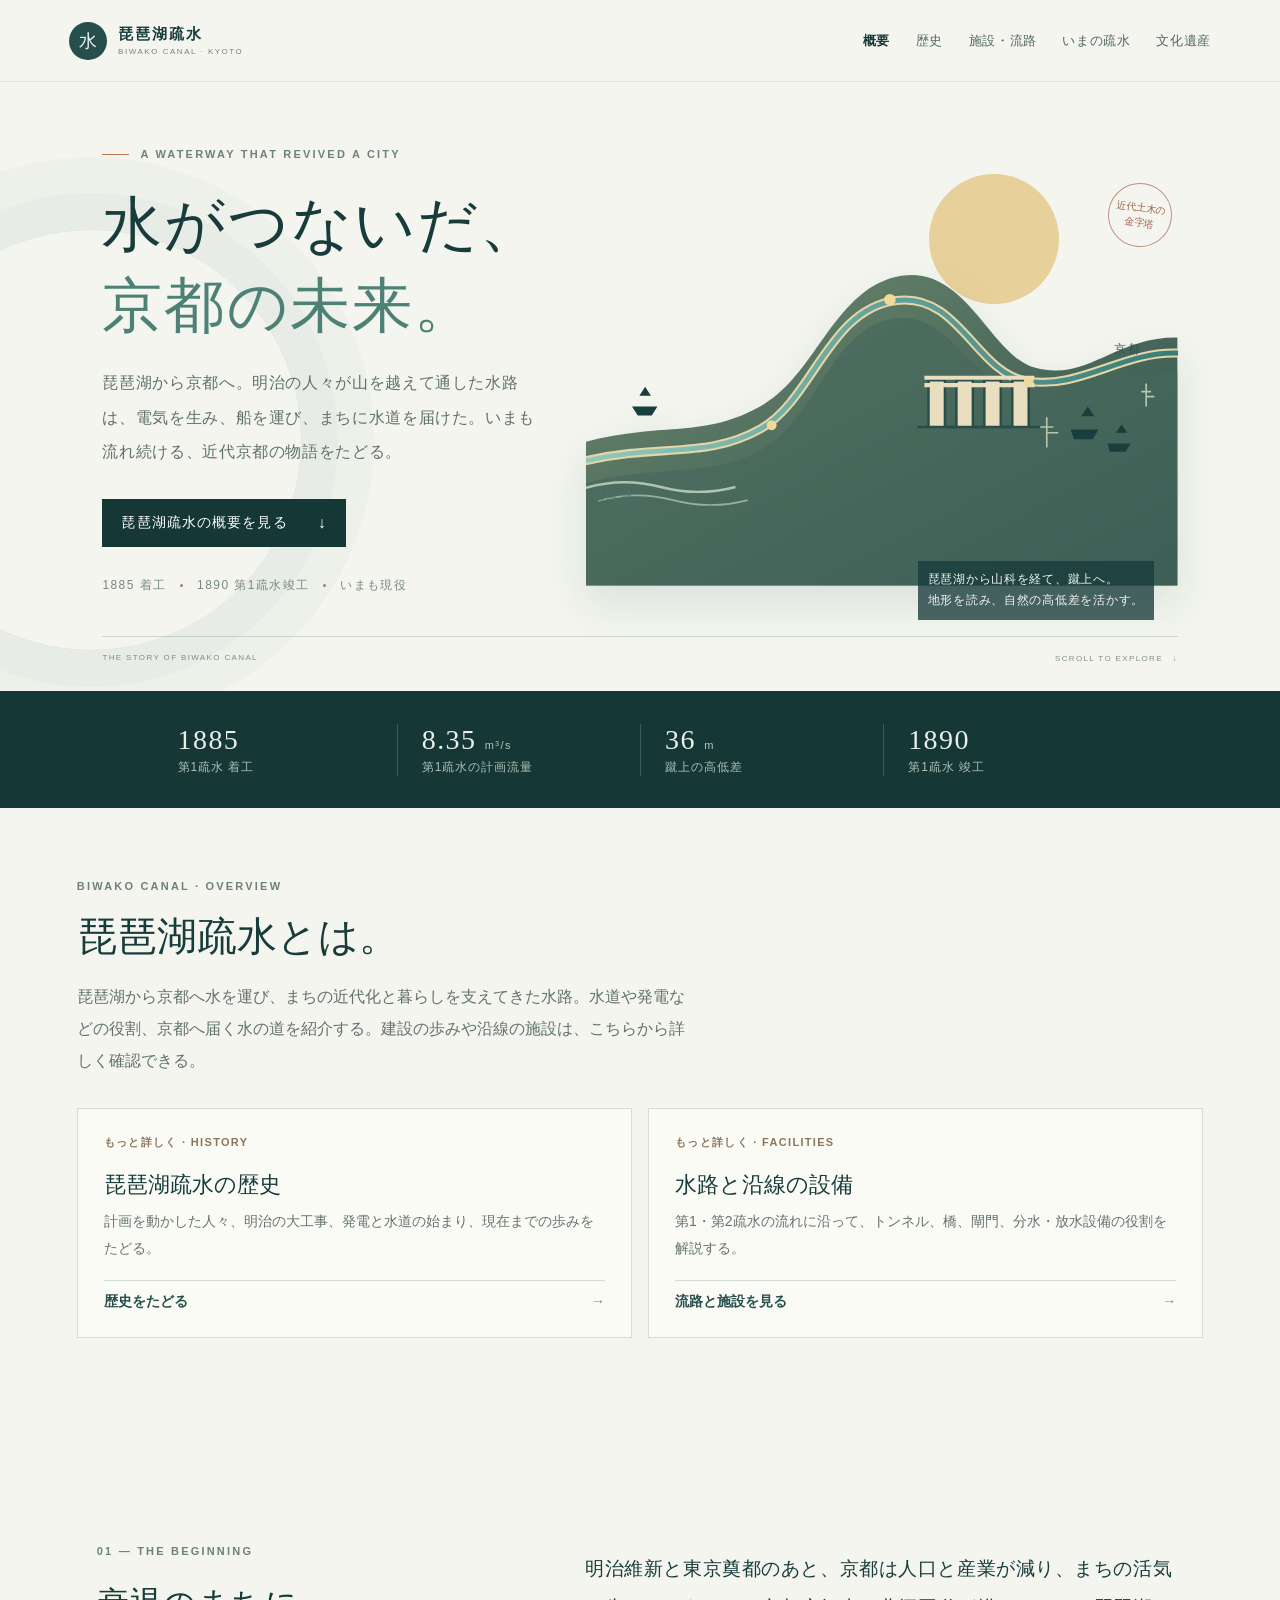
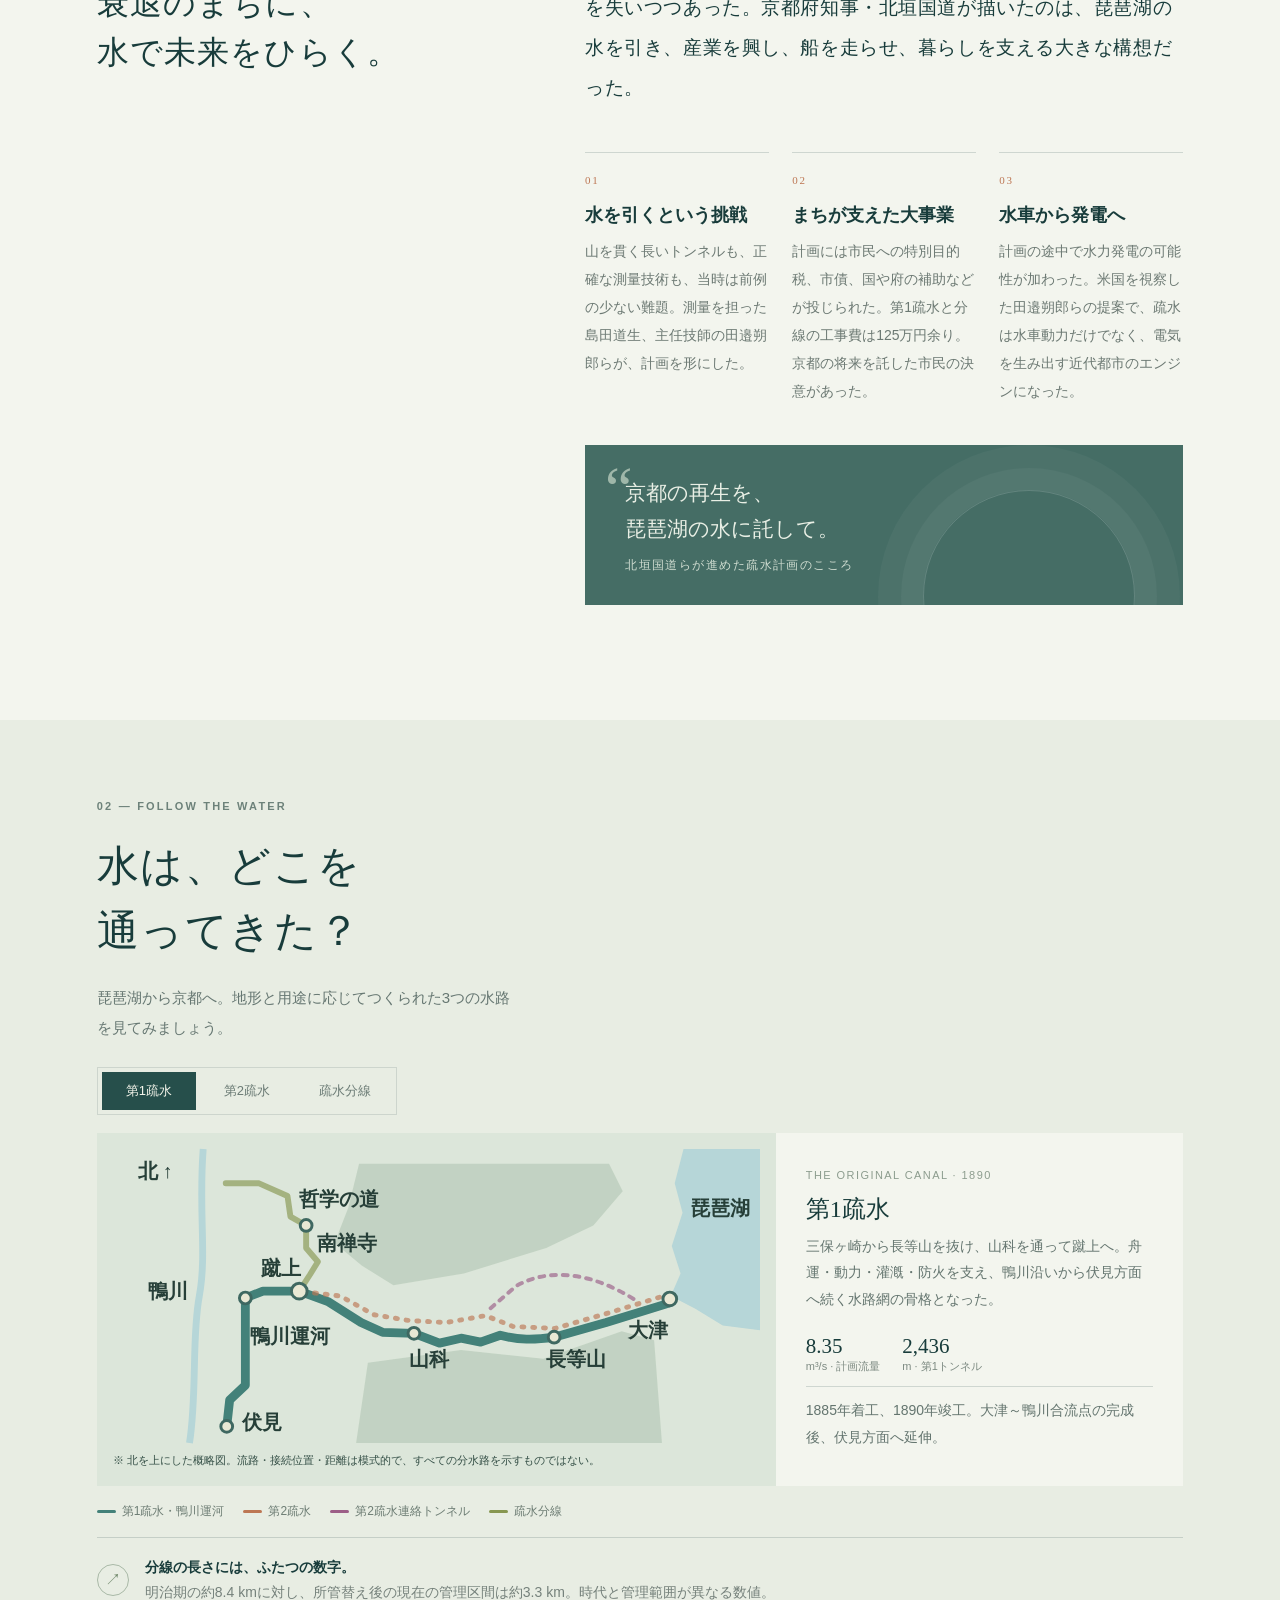
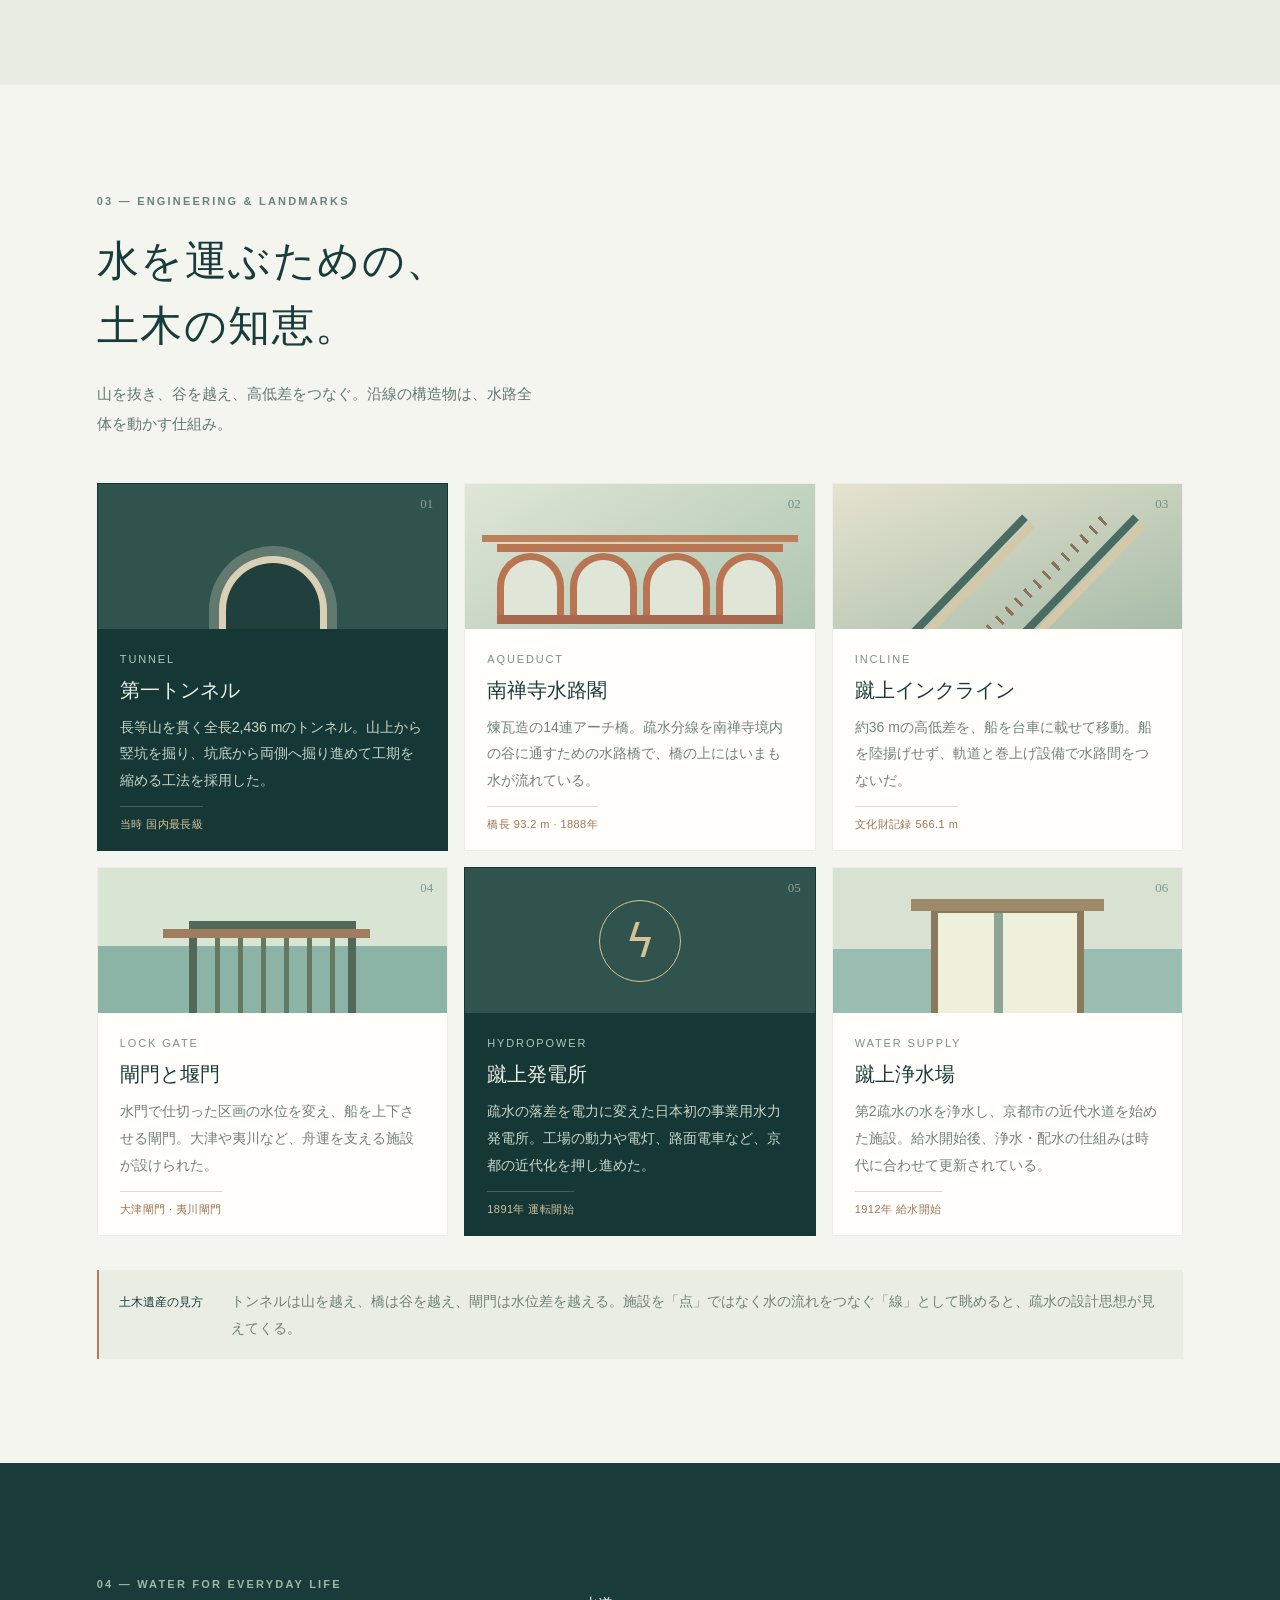
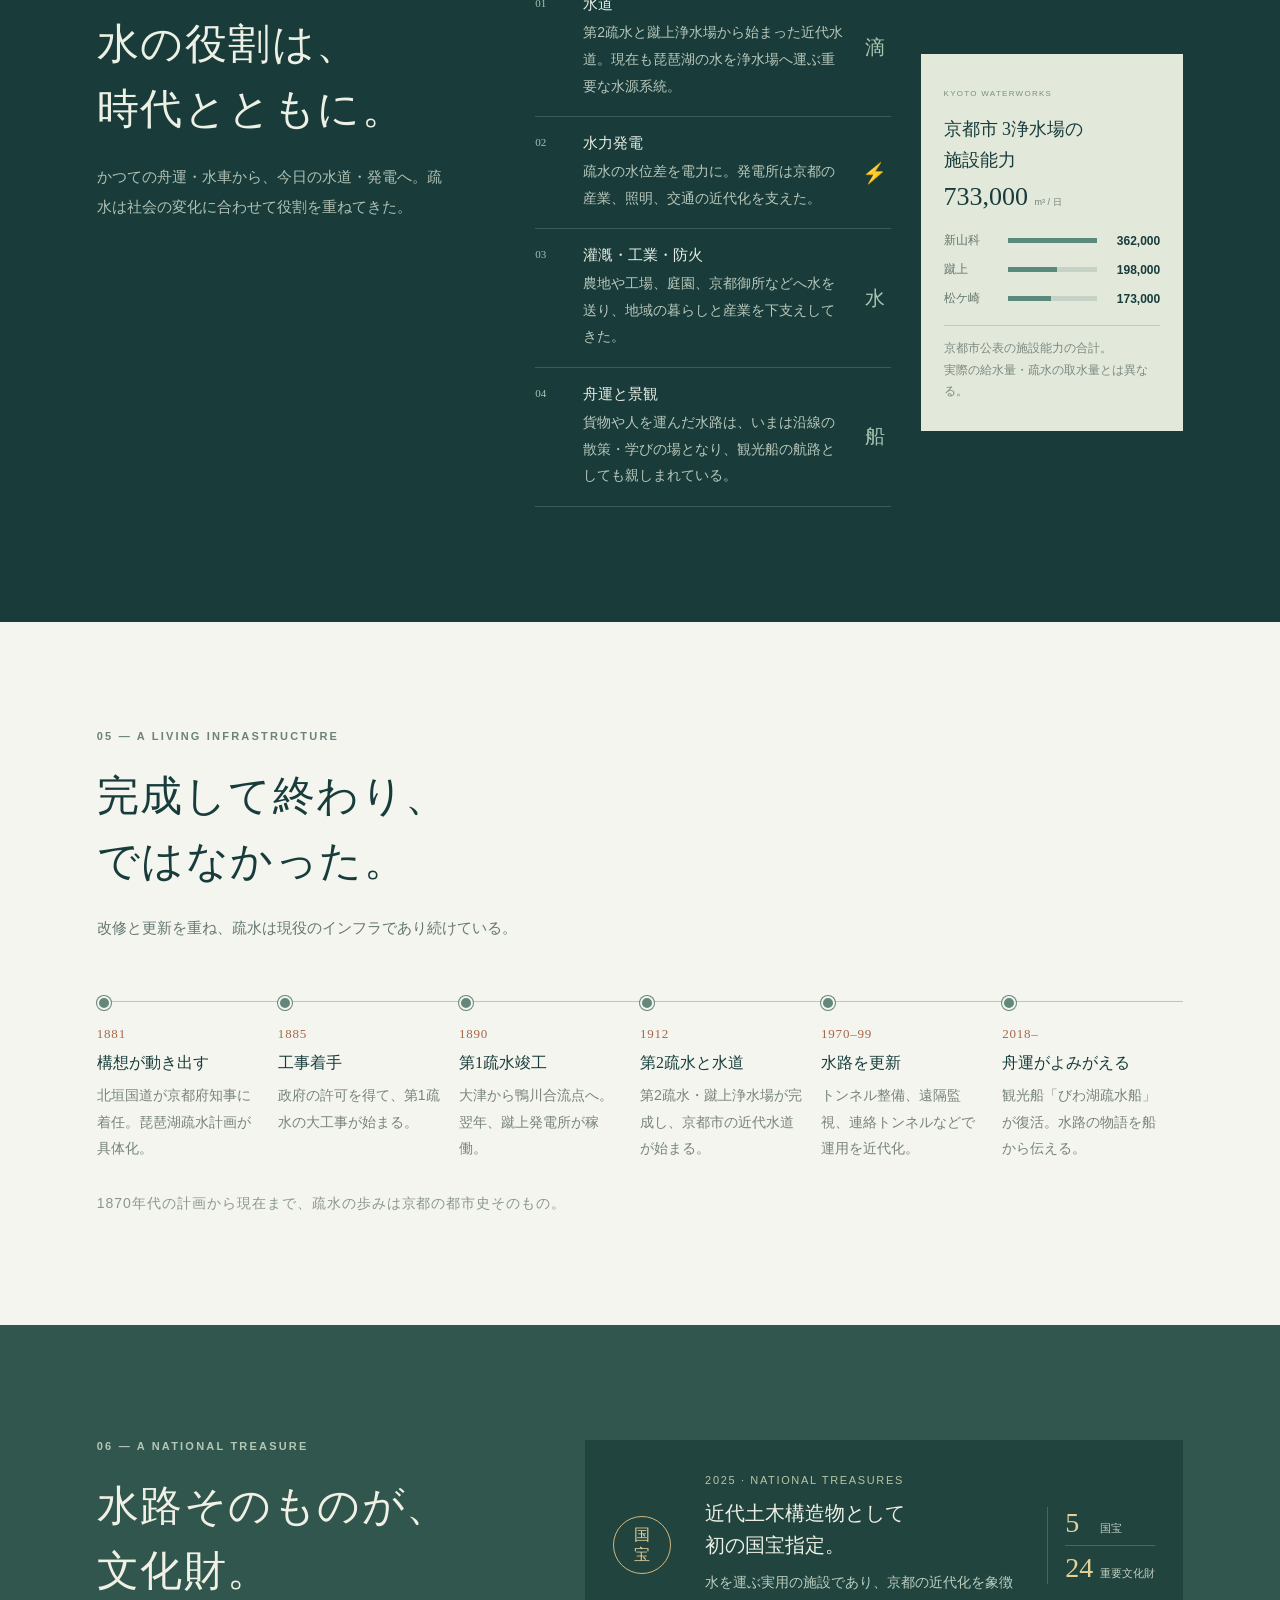
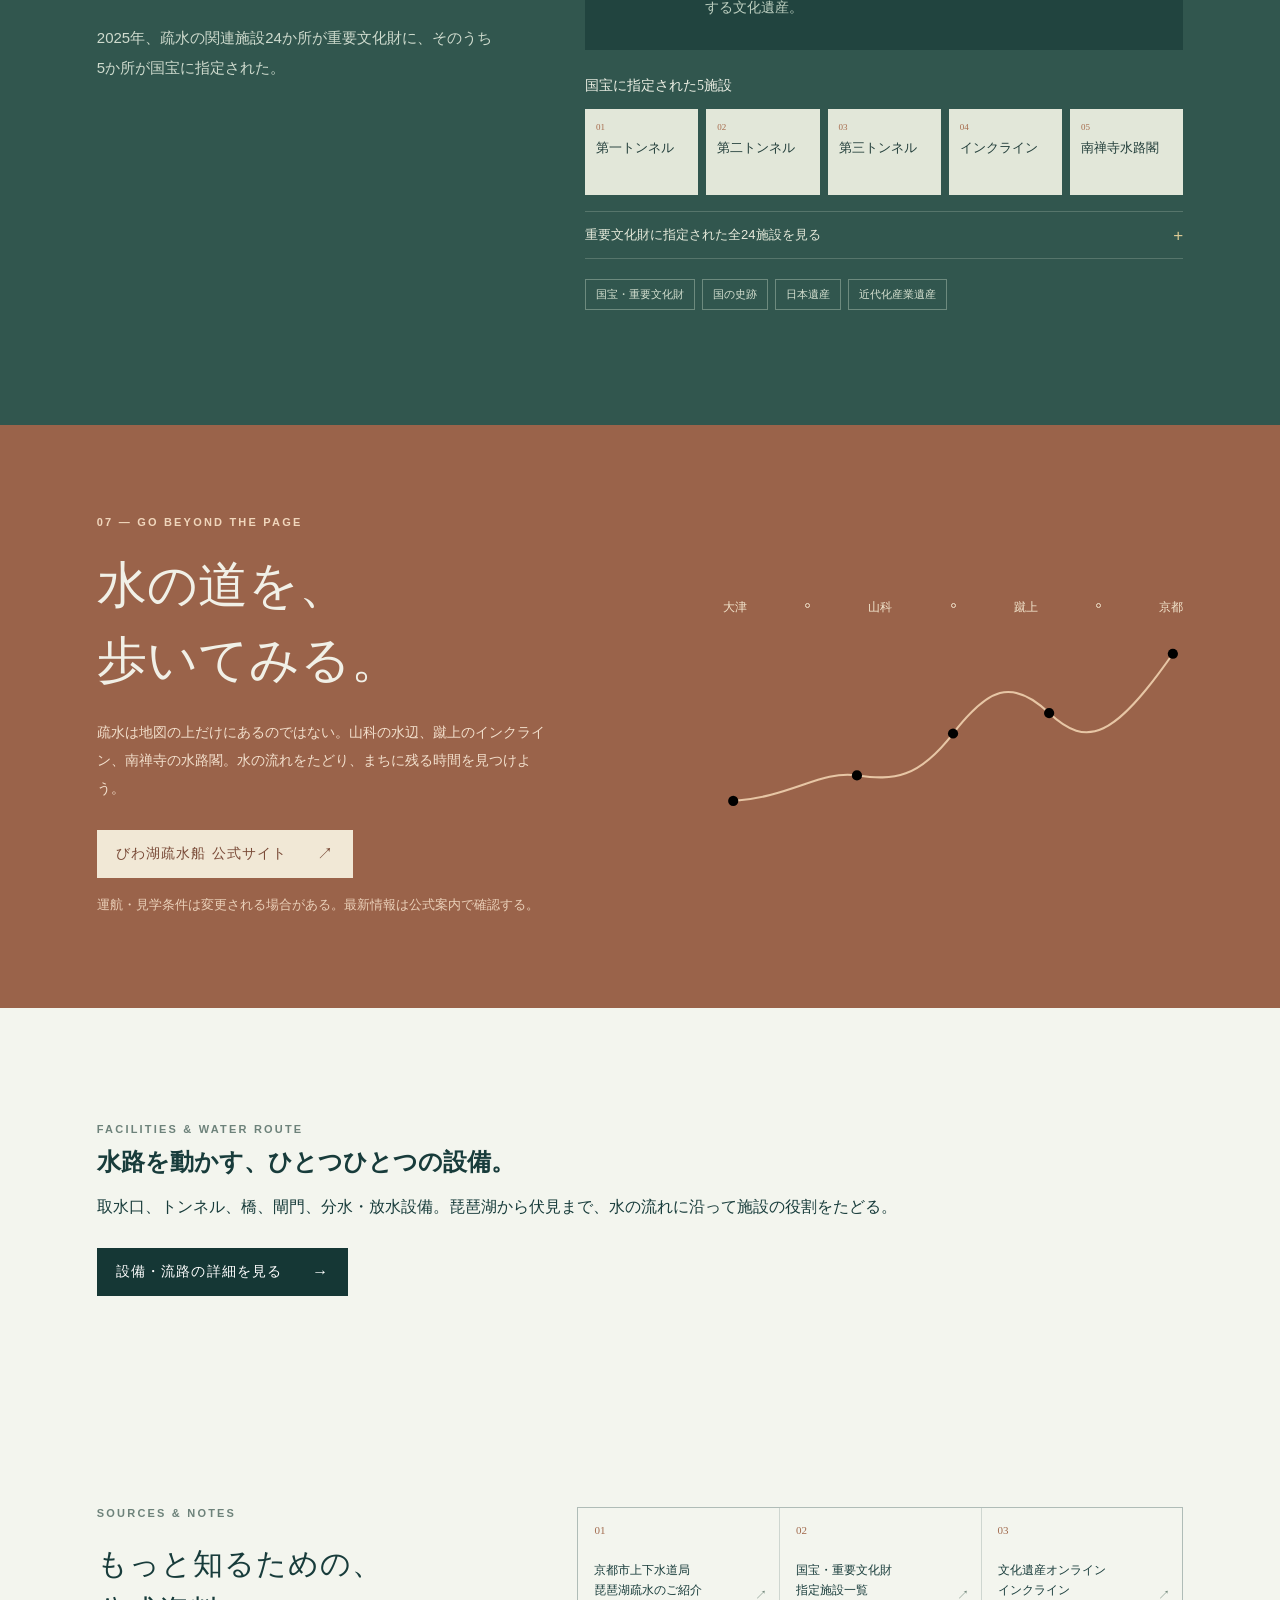
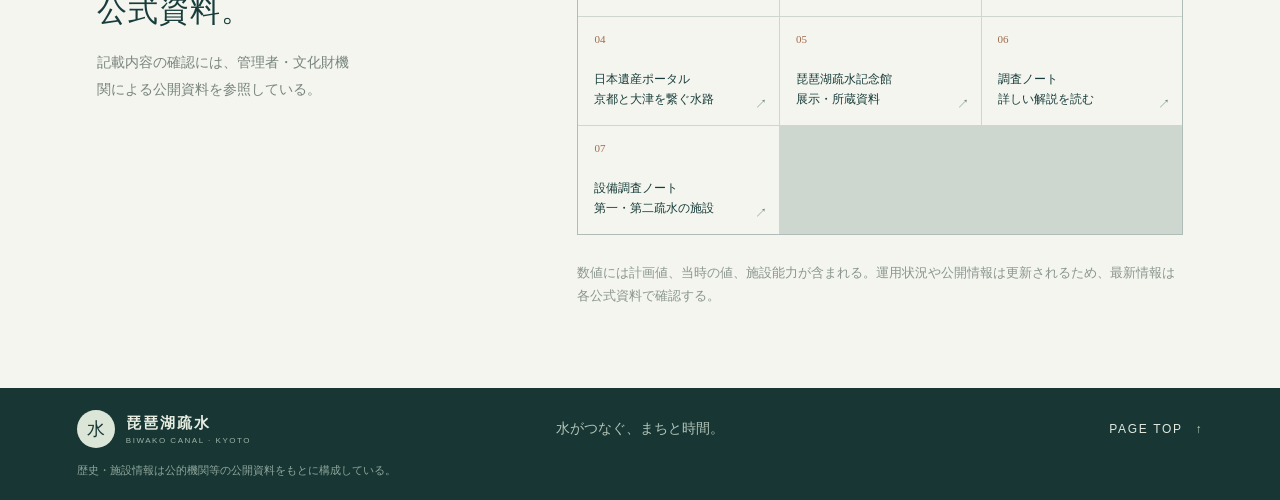
<file: index.html>
<!doctype html>
<html lang="ja">
<head>
  <meta charset="utf-8">
  <meta name="viewport" content="width=device-width, initial-scale=1">
  <meta name="theme-color" content="#f3f5ee">
  <meta name="description" content="琵琶湖疏水の歴史、しくみ、分水、発電、水道、文化財、現在の姿をたどる総合案内。">
  <title>琵琶湖疏水 — 水がつないだ、京都の未来。</title>
  <link rel="stylesheet" href="style.css?v=16">
  <script src="script.js" defer></script>
</head>
<body>
  <a class="skip-link" href="#main">本文へ移動</a>
  <header class="site-header">
    <a class="brand" href="#top" aria-label="琵琶湖疏水トップ">
      <span class="brand-mark" aria-hidden="true">水</span>
      <span class="brand-name">琵琶湖疏水<small>BIWAKO CANAL · KYOTO</small></span>
    </a>
    <nav class="desktop-nav" aria-label="メインナビゲーション">
      <a href="index.html" aria-current="page">概要</a>
      <a href="history.html">歴史</a>
      <a href="facilities.html">施設・流路</a>
      <a href="#today">いまの疏水</a>
      <a href="#heritage">文化遺産</a>
    </nav>
    <details class="mobile-nav">
      <summary aria-label="ナビゲーションを開く"><span></span><span></span></summary>
      <nav aria-label="モバイルナビゲーション">
        <a href="index.html" aria-current="page">概要</a>
        <a href="history.html">琵琶湖疏水の歴史</a>
        <a href="facilities.html">施設・流路</a>
        <a href="#story">疏水のものがたり</a>
        <a href="#route">水の道</a>
        <a href="#engineering">土木の知恵</a>
        <a href="#today">いまの疏水</a>
        <a href="#heritage">文化遺産</a>
        <a href="#visit">訪ねる・調べる</a>
      </nav>
    </details>
  </header>

  <main id="main">
    <section class="hero" id="top">
      <div class="hero-copy">
        <p class="eyebrow"><span class="eyebrow-line"></span> A WATERWAY THAT REVIVED A CITY</p>
        <h1>水がつないだ、<br><em>京都の未来。</em></h1>
        <p class="hero-lead">琵琶湖から京都へ。明治の人々が山を越えて通した水路は、電気を生み、船を運び、まちに水道を届けた。いまも流れ続ける、近代京都の物語をたどる。</p>
        <a class="button button-dark" href="#pillar-heading">琵琶湖疏水の概要を見る <span aria-hidden="true">↓</span></a>
        <p class="hero-note">1885 着工 <i></i> 1890 第1疏水竣工 <i></i> いまも現役</p>
      </div>
      <div class="hero-art" aria-label="琵琶湖から山を越え京都へ向かう疏水を表したイラスト" role="img">
        <div class="art-sun"></div>
        <div class="art-label art-label-lake">琵琶湖</div>
        <div class="art-label art-label-city">京都</div>
        <svg viewBox="0 0 720 470" aria-hidden="true">
          <defs>
            <linearGradient id="hill" x1="0" x2="1" y1="0" y2="1">
              <stop offset="0" stop-color="#718b70"/>
              <stop offset="1" stop-color="#294d4a"/>
            </linearGradient>
            <linearGradient id="water" x1="0" x2="1">
              <stop offset="0" stop-color="#91c8bb"/>
              <stop offset="1" stop-color="#387d78"/>
            </linearGradient>
          </defs>
          <path d="M0 295 C95 270 145 292 217 249 C281 211 304 106 384 93 C463 80 493 191 547 205 C611 222 644 167 720 168 L720 470 L0 470Z" fill="url(#hill)"/>
          <path d="M0 345 C94 322 157 340 218 302 C282 262 299 158 374 145 C441 134 471 224 525 238 C592 255 649 204 720 209 L720 470 L0 470Z" fill="#46675c" opacity=".68"/>
          <path d="M0 318 C92 297 148 316 213 279 C277 242 296 133 378 123 C454 113 475 211 536 221 C601 232 652 185 720 187" fill="none" stroke="#e5d5a7" stroke-width="11" stroke-linecap="round"/>
          <path d="M0 318 C92 297 148 316 213 279 C277 242 296 133 378 123 C454 113 475 211 536 221 C601 232 652 185 720 187" fill="none" stroke="url(#water)" stroke-width="6" stroke-linecap="round"/>
          <path d="M0 351 Q45 338 91 350 T182 350" fill="none" stroke="#e7f3df" stroke-width="3" opacity=".65"/>
          <path d="M15 367 Q60 354 106 366 T197 366" fill="none" stroke="#e7f3df" stroke-width="2" opacity=".5"/>
          <g fill="#e9dec0" stroke="#294d4a" stroke-width="3">
            <path d="M417 277v-57h20v57m-34 0h48"/>
            <path d="M451 277v-57h20v57m-34 0h48"/>
            <path d="M485 277v-57h20v57m-34 0h48"/>
            <path d="M519 277v-57h20v57m-34 0h48"/>
          </g>
          <path d="M412 217h134M412 226h134" stroke="#e9dec0" stroke-width="5"/>
          <g fill="#183e3d">
            <path d="M590 280h34l-7 12h-23zM603 264l8-12 8 12z"/>
            <path d="M635 297h28l-6 10h-19zM645 284l7-10 7 10z"/>
            <path d="M56 252h31l-7 11H63zM65 239l7-11 7 11z"/>
          </g>
          <g stroke="#d4ddbd" stroke-width="2" opacity=".8">
            <path d="M561 302v-37m-8 12h16m-8 7h14"/>
            <path d="M682 252v-28m-6 10h12m-6 6h10"/>
          </g>
          <circle cx="370" cy="122" r="7" fill="#f1d998"/>
          <circle cx="226" cy="275" r="6" fill="#f1d998"/>
          <circle cx="539" cy="222" r="6" fill="#f1d998"/>
        </svg>
        <span class="art-caption">琵琶湖から山科を経て、蹴上へ。<br>地形を読み、自然の高低差を活かす。</span>
        <span class="art-stamp">近代土木の<br>金字塔</span>
      </div>
      <div class="hero-bottom"><span>THE STORY OF BIWAKO CANAL</span><span>SCROLL TO EXPLORE　↓</span></div>
    </section>

    <section class="fact-strip" aria-label="琵琶湖疏水の基本データ">
      <div><span class="fact-number">1885</span><span class="fact-label">第1疏水 着工</span></div>
      <div><span class="fact-number">8.35 <small>m³/s</small></span><span class="fact-label">第1疏水の計画流量</span></div>
      <div><span class="fact-number">36 <small>m</small></span><span class="fact-label">蹴上の高低差</span></div>
      <div><span class="fact-number">1890</span><span class="fact-label">第1疏水 竣工</span></div>
    </section>

    <section class="pillar-section" aria-labelledby="pillar-heading">
      <div class="pillar-intro">
        <p class="eyebrow">BIWAKO CANAL · OVERVIEW</p>
        <h2 id="pillar-heading">琵琶湖疏水とは。</h2>
        <p>琵琶湖から京都へ水を運び、まちの近代化と暮らしを支えてきた水路。水道や発電などの役割、京都へ届く水の道を紹介する。建設の歩みや沿線の施設は、こちらから詳しく確認できる。</p>
      </div>
      <div class="pillar-grid">
        <a class="pillar-card" href="history.html">
          <span class="pillar-number">もっと詳しく · HISTORY</span>
          <h3>琵琶湖疏水の歴史</h3>
          <p>計画を動かした人々、明治の大工事、発電と水道の始まり、現在までの歩みをたどる。</p>
          <span class="pillar-link">歴史をたどる <span aria-hidden="true">→</span></span>
        </a>
        <a class="pillar-card" href="facilities.html">
          <span class="pillar-number">もっと詳しく · FACILITIES</span>
          <h3>水路と沿線の設備</h3>
          <p>第1・第2疏水の流れに沿って、トンネル、橋、閘門、分水・放水設備の役割を解説する。</p>
          <span class="pillar-link">流路と施設を見る <span aria-hidden="true">→</span></span>
        </a>
      </div>
    </section>

    <section class="section story-section" id="story">
      <div class="section-heading">
        <p class="eyebrow">01 — THE BEGINNING</p>
        <h2 class="story-heading">衰退のまちに、<br>水で未来をひらく。</h2>
      </div>
      <div class="story-content">
        <p class="intro-copy">明治維新と東京奠都のあと、京都は人口と産業が減り、まちの活気を失いつつあった。京都府知事・北垣国道が描いたのは、琵琶湖の水を引き、産業を興し、船を走らせ、暮らしを支える大きな構想だった。</p>
        <div class="story-columns">
          <article><span class="mini-number">01</span><h3>水を引くという挑戦</h3><p>山を貫く長いトンネルも、正確な測量技術も、当時は前例の少ない難題。測量を担った島田道生、主任技師の田邉朔郎らが、計画を形にした。</p></article>
          <article><span class="mini-number">02</span><h3>まちが支えた大事業</h3><p>計画には市民への特別目的税、市債、国や府の補助などが投じられた。第1疏水と分線の工事費は125万円余り。京都の将来を託した市民の決意があった。</p></article>
          <article><span class="mini-number">03</span><h3>水車から発電へ</h3><p>計画の途中で水力発電の可能性が加わった。米国を視察した田邉朔郎らの提案で、疏水は水車動力だけでなく、電気を生み出す近代都市のエンジンになった。</p></article>
        </div>
        <div class="quote-card"><span aria-hidden="true">“</span><p>京都の再生を、<br>琵琶湖の水に託して。</p><small>北垣国道らが進めた疏水計画のこころ</small></div>
      </div>
    </section>

    <section class="route-section" id="route">
      <div class="section section-route">
        <div class="section-heading">
          <p class="eyebrow">02 — FOLLOW THE WATER</p>
          <h2>水は、どこを<br>通ってきた？</h2>
          <p class="heading-note">琵琶湖から京都へ。地形と用途に応じてつくられた3つの水路を見てみましょう。</p>
        </div>
        <div class="route-content">
          <div class="route-tabs" role="tablist" aria-label="水路を選ぶ">
            <button class="route-tab is-active" id="tab-first" role="tab" aria-selected="true" aria-controls="route-panel" data-route="first">第1疏水</button>
            <button class="route-tab" id="tab-second" role="tab" aria-selected="false" aria-controls="route-panel" data-route="second" tabindex="-1">第2疏水</button>
            <button class="route-tab" id="tab-branch" role="tab" aria-selected="false" aria-controls="route-panel" data-route="branch" tabindex="-1">疏水分線</button>
          </div>
          <div class="route-card" id="route-panel" role="tabpanel" aria-labelledby="tab-first" tabindex="0">
            <div class="route-map">
              <svg viewBox="0 0 660 300" role="img" aria-labelledby="map-title map-desc">
                <title id="map-title">琵琶湖疏水の概略ルート</title>
                <desc id="map-desc">北を上にした概略図。東の琵琶湖から第1疏水は大津、長等山、山科を通って蹴上へ、第2疏水はその北側を通り蹴上で合流する。蹴上から疏水分線は南禅寺を経て北へ、本線と鴨川運河は京都市内を経て伏見へ続く。第2疏水連絡トンネルは大津側から藤尾付近へ別経路を通る。</desc>
                <path class="map-hill" d="M251 15H506L520 43L490 78L442 101L358 127L286 139L254 119L226 96L240 60Z"/>
                <path class="map-hill" d="M260 218L355 205L439 214L519 186L552 195L560 300H248Z"/>
                <path class="map-lake" d="M582 0H660V185L622 180L594 163L569 150L579 127L570 99L581 65L573 35Z"/>
                <path class="map-river" d="M92 0C87 65 96 107 88 150S86 250 78 300"/>
                <path class="map-route route-second route-connector" d="M531 153C490 127 445 120 411 140L381 166"/>
                <path class="map-route route-first is-selected" d="M568 157L503 177L450 192C429 195 414 195 395 190L375 197L355 193L333 198L307 188L275 187L253 177L220 156L190 145L153 145L135 152L135 241L119 256L116 283"/>
                <path class="map-route route-second" d="M568 148L503 168L451 183L408 181L380 170L340 177L302 175L266 169L232 150L190 145"/>
                <path class="map-route route-branch" d="M190 145L201 128L209 115L197 101L197 78L181 69L178 48L149 35L115 35"/>
                <g class="map-points">
                  <circle cx="568" cy="153" r="7"/><circle cx="450" cy="192" r="6"/><circle cx="307" cy="188" r="6"/><circle cx="190" cy="145" r="8"/><circle cx="197" cy="78" r="6"/><circle cx="135" cy="152" r="6"/><circle cx="116" cy="283" r="6"/>
                </g>
                <g class="map-labels">
                  <text x="589" y="67">琵琶湖</text>
                  <text x="525" y="192">大津</text>
                  <text x="442" y="221">長等山</text>
                  <text x="302" y="221">山科</text>
                  <text x="151" y="129">蹴上</text>
                  <text x="208" y="103">南禅寺</text>
                  <text x="190" y="58">哲学の道</text>
                  <text x="36" y="152">鴨川</text>
                  <text x="140" y="198">鴨川運河</text>
                  <text x="132" y="286">伏見</text>
                  <text x="25" y="30">北 ↑</text>
                </g>
              </svg>
              <span class="map-caption">※ 北を上にした概略図。流路・接続位置・距離は模式的で、すべての分水路を示すものではない。</span>
            </div>
            <div class="route-info">
              <span class="route-kicker" id="route-kicker">THE ORIGINAL CANAL · 1890</span>
              <h3 id="route-title">第1疏水</h3>
              <p id="route-description">三保ヶ崎から長等山を抜け、山科を通って蹴上へ。舟運・動力・灌漑・防火を支え、鴨川沿いから伏見方面へ続く水路網の骨格となった。</p>
              <div class="route-stats" id="route-stats">
                <div><strong>8.35</strong><span>m³/s · 計画流量</span></div>
                <div><strong>2,436</strong><span>m · 第1トンネル</span></div>
              </div>
              <p class="route-note" id="route-note">1885年着工、1890年竣工。大津～鴨川合流点の完成後、伏見方面へ延伸。</p>
            </div>
          </div>
          <div class="route-legend"><span><i class="legend-line first"></i>第1疏水・鴨川運河</span><span><i class="legend-line second"></i>第2疏水</span><span><i class="legend-line connector"></i>第2疏水連絡トンネル</span><span><i class="legend-line branch"></i>疏水分線</span></div>
          <div class="route-callout"><span class="callout-icon" aria-hidden="true">↗</span><p><strong>分線の長さには、ふたつの数字。</strong><br>明治期の約8.4 kmに対し、所管替え後の現在の管理区間は約3.3 km。時代と管理範囲が異なる数値。</p></div>
        </div>
      </div>
    </section>

    <section class="section engineering-section" id="engineering">
      <div class="section-heading">
        <p class="eyebrow">03 — ENGINEERING & LANDMARKS</p>
        <h2>水を運ぶための、<br>土木の知恵。</h2>
        <p class="heading-note">山を抜き、谷を越え、高低差をつなぐ。沿線の構造物は、水路全体を動かす仕組み。</p>
      </div>
      <div class="landmark-grid">
        <article class="landmark-card landmark-dark">
          <div class="landmark-visual tunnel-art" aria-hidden="true"><div class="tunnel-mouth"></div><span class="visual-index">01</span></div>
          <div class="landmark-copy"><span class="card-category">TUNNEL</span><h3>第一トンネル</h3><p>長等山を貫く全長2,436 mのトンネル。山上から竪坑を掘り、坑底から両側へ掘り進めて工期を縮める工法を採用した。</p><span class="card-data">当時 国内最長級</span></div>
        </article>
        <article class="landmark-card">
          <div class="landmark-visual aqueduct-art" aria-hidden="true"><div class="arch-row"><i></i><i></i><i></i><i></i></div><span class="visual-index">02</span></div>
          <div class="landmark-copy"><span class="card-category">AQUEDUCT</span><h3>南禅寺水路閣</h3><p>煉瓦造の14連アーチ橋。疏水分線を南禅寺境内の谷に通すための水路橋で、橋の上にはいまも水が流れている。</p><span class="card-data">橋長 93.2 m · 1888年</span></div>
        </article>
        <article class="landmark-card">
          <div class="landmark-visual incline-art" aria-hidden="true"><div class="rail rail-one"></div><div class="rail rail-two"></div><span class="visual-index">03</span></div>
          <div class="landmark-copy"><span class="card-category">INCLINE</span><h3>蹴上インクライン</h3><p>約36 mの高低差を、船を台車に載せて移動。船を陸揚げせず、軌道と巻上げ設備で水路間をつないだ。</p><span class="card-data">文化財記録 566.1 m</span></div>
        </article>
        <article class="landmark-card">
          <div class="landmark-visual lock-art" aria-hidden="true"><div class="lock-gate"></div><span class="visual-index">04</span></div>
          <div class="landmark-copy"><span class="card-category">LOCK GATE</span><h3>閘門と堰門</h3><p>水門で仕切った区画の水位を変え、船を上下させる閘門。大津や夷川など、舟運を支える施設が設けられた。</p><span class="card-data">大津閘門 · 夷川閘門</span></div>
        </article>
        <article class="landmark-card landmark-dark">
          <div class="landmark-visual power-art" aria-hidden="true"><div class="power-wheel">ϟ</div><span class="visual-index">05</span></div>
          <div class="landmark-copy"><span class="card-category">HYDROPOWER</span><h3>蹴上発電所</h3><p>疏水の落差を電力に変えた日本初の事業用水力発電所。工場の動力や電灯、路面電車など、京都の近代化を押し進めた。</p><span class="card-data">1891年 運転開始</span></div>
        </article>
        <article class="landmark-card">
          <div class="landmark-visual gate-art" aria-hidden="true"><div class="gate-building"></div><span class="visual-index">06</span></div>
          <div class="landmark-copy"><span class="card-category">WATER SUPPLY</span><h3>蹴上浄水場</h3><p>第2疏水の水を浄水し、京都市の近代水道を始めた施設。給水開始後、浄水・配水の仕組みは時代に合わせて更新されている。</p><span class="card-data">1912年 給水開始</span></div>
        </article>
      </div>
      <div class="engineering-note"><span>土木遺産の見方</span><p>トンネルは山を越え、橋は谷を越え、閘門は水位差を越える。施設を「点」ではなく水の流れをつなぐ「線」として眺めると、疏水の設計思想が見えてくる。</p></div>
    </section>

    <section class="water-uses" id="today">
      <div class="section uses-inner">
        <div class="section-heading">
          <p class="eyebrow">04 — WATER FOR EVERYDAY LIFE</p>
          <h2>水の役割は、<br>時代とともに。</h2>
          <p class="heading-note">かつての舟運・水車から、今日の水道・発電へ。疏水は社会の変化に合わせて役割を重ねてきた。</p>
        </div>
        <div class="uses-content">
          <div class="use-list">
            <article><span class="use-number">01</span><div><h3>水道</h3><p>第2疏水と蹴上浄水場から始まった近代水道。現在も琵琶湖の水を浄水場へ運ぶ重要な水源系統。</p></div><span class="use-symbol">滴</span></article>
            <article><span class="use-number">02</span><div><h3>水力発電</h3><p>疏水の水位差を電力に。発電所は京都の産業、照明、交通の近代化を支えた。</p></div><span class="use-symbol">⚡</span></article>
            <article><span class="use-number">03</span><div><h3>灌漑・工業・防火</h3><p>農地や工場、庭園、京都御所などへ水を送り、地域の暮らしと産業を下支えしてきた。</p></div><span class="use-symbol">水</span></article>
            <article><span class="use-number">04</span><div><h3>舟運と景観</h3><p>貨物や人を運んだ水路は、いまは沿線の散策・学びの場となり、観光船の航路としても親しまれている。</p></div><span class="use-symbol">船</span></article>
          </div>
          <aside class="water-stat-card">
            <span class="stat-overline">KYOTO WATERWORKS</span>
            <p class="stat-head">京都市 3浄水場の<br>施設能力</p>
            <strong class="stat-total">733,000 <small>m³ / 日</small></strong>
            <div class="capacity-bars">
              <div><span>新山科</span><i><b style="--bar:100%"></b></i><strong>362,000</strong></div>
              <div><span>蹴上</span><i><b style="--bar:55%"></b></i><strong>198,000</strong></div>
              <div><span>松ケ崎</span><i><b style="--bar:48%"></b></i><strong>173,000</strong></div>
            </div>
            <small class="stat-footnote">京都市公表の施設能力の合計。<br>実際の給水量・疏水の取水量とは異なる。</small>
          </aside>
        </div>
      </div>
    </section>

    <section class="section timeline-section">
      <div class="section-heading">
        <p class="eyebrow">05 — A LIVING INFRASTRUCTURE</p>
        <h2>完成して終わり、<br>ではなかった。</h2>
        <p class="heading-note">改修と更新を重ね、疏水は現役のインフラであり続けている。</p>
      </div>
      <div class="timeline">
        <article><span>1881</span><h3>構想が動き出す</h3><p>北垣国道が京都府知事に着任。琵琶湖疏水計画が具体化。</p></article>
        <article><span>1885</span><h3>工事着手</h3><p>政府の許可を得て、第1疏水の大工事が始まる。</p></article>
        <article><span>1890</span><h3>第1疏水竣工</h3><p>大津から鴨川合流点へ。翌年、蹴上発電所が稼働。</p></article>
        <article><span>1912</span><h3>第2疏水と水道</h3><p>第2疏水・蹴上浄水場が完成し、京都市の近代水道が始まる。</p></article>
        <article><span>1970–99</span><h3>水路を更新</h3><p>トンネル整備、遠隔監視、連絡トンネルなどで運用を近代化。</p></article>
        <article><span>2018–</span><h3>舟運がよみがえる</h3><p>観光船「びわ湖疏水船」が復活。水路の物語を船から伝える。</p></article>
      </div>
      <p class="timeline-caption">1870年代の計画から現在まで、疏水の歩みは京都の都市史そのもの。</p>
    </section>

    <section class="heritage-section" id="heritage">
      <div class="section heritage-inner">
        <div class="section-heading">
          <p class="eyebrow">06 — A NATIONAL TREASURE</p>
          <h2 class="heritage-heading">水路そのものが、<br>文化財。</h2>
          <p class="heading-note">2025年、疏水の関連施設24か所が重要文化財に、そのうち5か所が国宝に指定された。</p>
        </div>
        <div class="heritage-content">
          <div class="treasure-banner">
            <div class="treasure-seal">国<br>宝</div>
            <div><span>2025 · NATIONAL TREASURES</span><h3>近代土木構造物として<br>初の国宝指定。</h3><p>水を運ぶ実用の施設であり、京都の近代化を象徴する文化遺産。</p></div>
            <div class="treasure-count"><strong>5</strong><span>国宝</span><i></i><strong>24</strong><span>重要文化財</span></div>
          </div>
          <div class="heritage-list-wrap">
            <h3>国宝に指定された5施設</h3>
            <ol class="treasure-list">
              <li><span>01</span>第一トンネル</li><li><span>02</span>第二トンネル</li><li><span>03</span>第三トンネル</li><li><span>04</span>インクライン</li><li><span>05</span>南禅寺水路閣</li>
            </ol>
            <details class="important-list">
              <summary>重要文化財に指定された全24施設を見る</summary>
              <p>国宝5施設に加え、次の19施設が重要文化財に指定されている。</p>
              <ul>
                <li>大津閘門及び堰門</li><li>大津運河</li><li>安朱川水路橋</li><li>第一〇号橋</li><li>第一一号橋</li><li>夷川閘門</li><li>第五トンネル</li><li>第六トンネル</li><li>日岡トンネル</li><li>新旧両水連絡洗堰</li><li>合流トンネル</li><li>蹴上放水所</li><li>七瀬川放水所</li><li>蹴上浄水場第一高区配水池</li><li>旧御所水道大日山水源地喞筒所</li><li>蹴上発電所旧本館</li><li>夷川発電所本館</li><li>伏見発電所本館</li><li>本願寺水道水源池</li>
              </ul>
            </details>
            <div class="heritage-badges"><span>国宝・重要文化財</span><span>国の史跡</span><span>日本遺産</span><span>近代化産業遺産</span></div>
          </div>
        </div>
      </div>
    </section>

    <section class="visit-section" id="visit">
      <div class="section visit-inner">
        <div class="visit-copy">
          <p class="eyebrow">07 — GO BEYOND THE PAGE</p>
          <h2 class="visit-heading">水の道を、<br>歩いてみる。</h2>
          <p>疏水は地図の上だけにあるのではない。山科の水辺、蹴上のインクライン、南禅寺の水路閣。水の流れをたどり、まちに残る時間を見つけよう。</p>
          <a class="button button-light" href="https://biwakososui.kyoto.travel/" target="_blank" rel="noreferrer">びわ湖疏水船 公式サイト <span aria-hidden="true">↗</span></a>
          <p class="visit-warning">運航・見学条件は変更される場合がある。最新情報は公式案内で確認する。</p>
        </div>
        <div class="visit-path" aria-hidden="true">
          <span>大津</span><i></i><span>山科</span><i></i><span>蹴上</span><i></i><span>京都</span>
          <svg viewBox="0 0 450 220"><path d="M10 178 C67 174 95 148 131 153 S191 156 225 112 S282 57 319 92 S383 116 440 34" fill="none" stroke="currentColor" stroke-width="2"/><circle cx="10" cy="178" r="5"/><circle cx="131" cy="153" r="5"/><circle cx="225" cy="112" r="5"/><circle cx="319" cy="92" r="5"/><circle cx="440" cy="34" r="5"/></svg>
        </div>
      </div>
    </section>

    <section class="section equipment-promo">
      <div>
        <p class="eyebrow">FACILITIES & WATER ROUTE</p>
        <h2>水路を動かす、ひとつひとつの設備。</h2>
        <p>取水口、トンネル、橋、閘門、分水・放水設備。琵琶湖から伏見まで、水の流れに沿って施設の役割をたどる。</p>
      </div>
      <a class="button button-dark" href="facilities.html">設備・流路の詳細を見る <span aria-hidden="true">→</span></a>
    </section>

    <section class="section sources-section">
      <div class="sources-heading"><p class="eyebrow">SOURCES & NOTES</p><h2>もっと知るための、<br>公式資料。</h2><p>記載内容の確認には、管理者・文化財機関による公開資料を参照している。</p></div>
      <div class="source-links">
        <a href="https://www.city.kyoto.lg.jp/suido/page/0000007153.html" target="_blank" rel="noreferrer"><span>01</span><strong>京都市上下水道局<br>琵琶湖疏水のご紹介</strong><i>↗</i></a>
        <a href="https://www.city.kyoto.lg.jp/suido/page/0000341284.html" target="_blank" rel="noreferrer"><span>02</span><strong>国宝・重要文化財<br>指定施設一覧</strong><i>↗</i></a>
        <a href="https://online.bunka.go.jp/heritages/detail/590697" target="_blank" rel="noreferrer"><span>03</span><strong>文化遺産オンライン<br>インクライン</strong><i>↗</i></a>
        <a href="https://japan-heritage.bunka.go.jp/ja/stories/story095/" target="_blank" rel="noreferrer"><span>04</span><strong>日本遺産ポータル<br>京都と大津を繋ぐ水路</strong><i>↗</i></a>
        <a href="https://biwakososui-museum.city.kyoto.lg.jp/" target="_blank" rel="noreferrer"><span>05</span><strong>琵琶湖疏水記念館<br>展示・所蔵資料</strong><i>↗</i></a>
        <a href="BIWAKO_SOSUI_RESEARCH.md"><span>06</span><strong>調査ノート<br>詳しい解説を読む</strong><i>↗</i></a>
        <a href="BIWAKO_SOSUI_FACILITIES_RESEARCH.md"><span>07</span><strong>設備調査ノート<br>第一・第二疏水の施設</strong><i>↗</i></a>
      </div>
      <p class="source-caveat">数値には計画値、当時の値、施設能力が含まれる。運用状況や公開情報は更新されるため、最新情報は各公式資料で確認する。</p>
    </section>
  </main>

  <footer class="site-footer">
    <a class="brand brand-footer" href="#top"><span class="brand-mark" aria-hidden="true">水</span><span class="brand-name">琵琶湖疏水<small>BIWAKO CANAL · KYOTO</small></span></a>
    <p>水がつなぐ、まちと時間。</p>
    <a class="back-top" href="#top">PAGE TOP <span aria-hidden="true">↑</span></a>
    <small class="footer-credit">歴史・施設情報は公的機関等の公開資料をもとに構成している。</small>
  </footer>
</body>
</html>
</file>
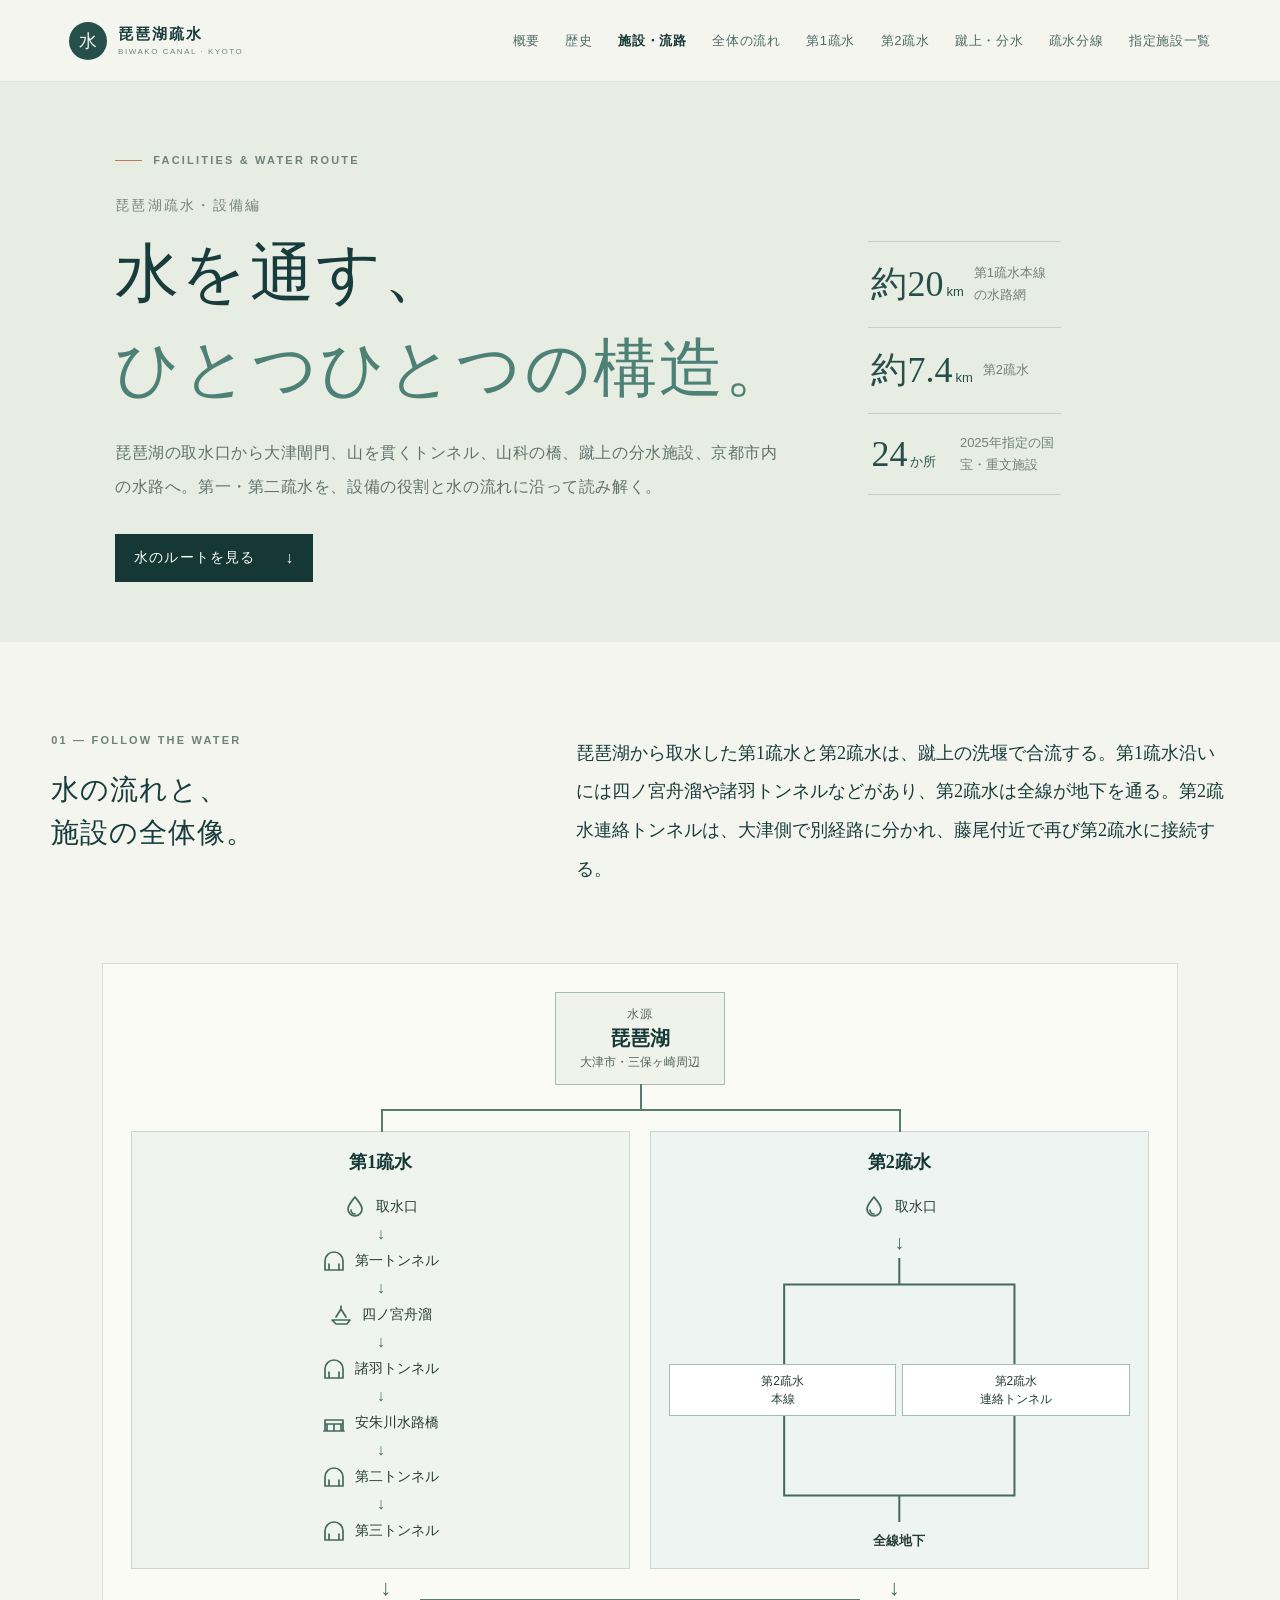
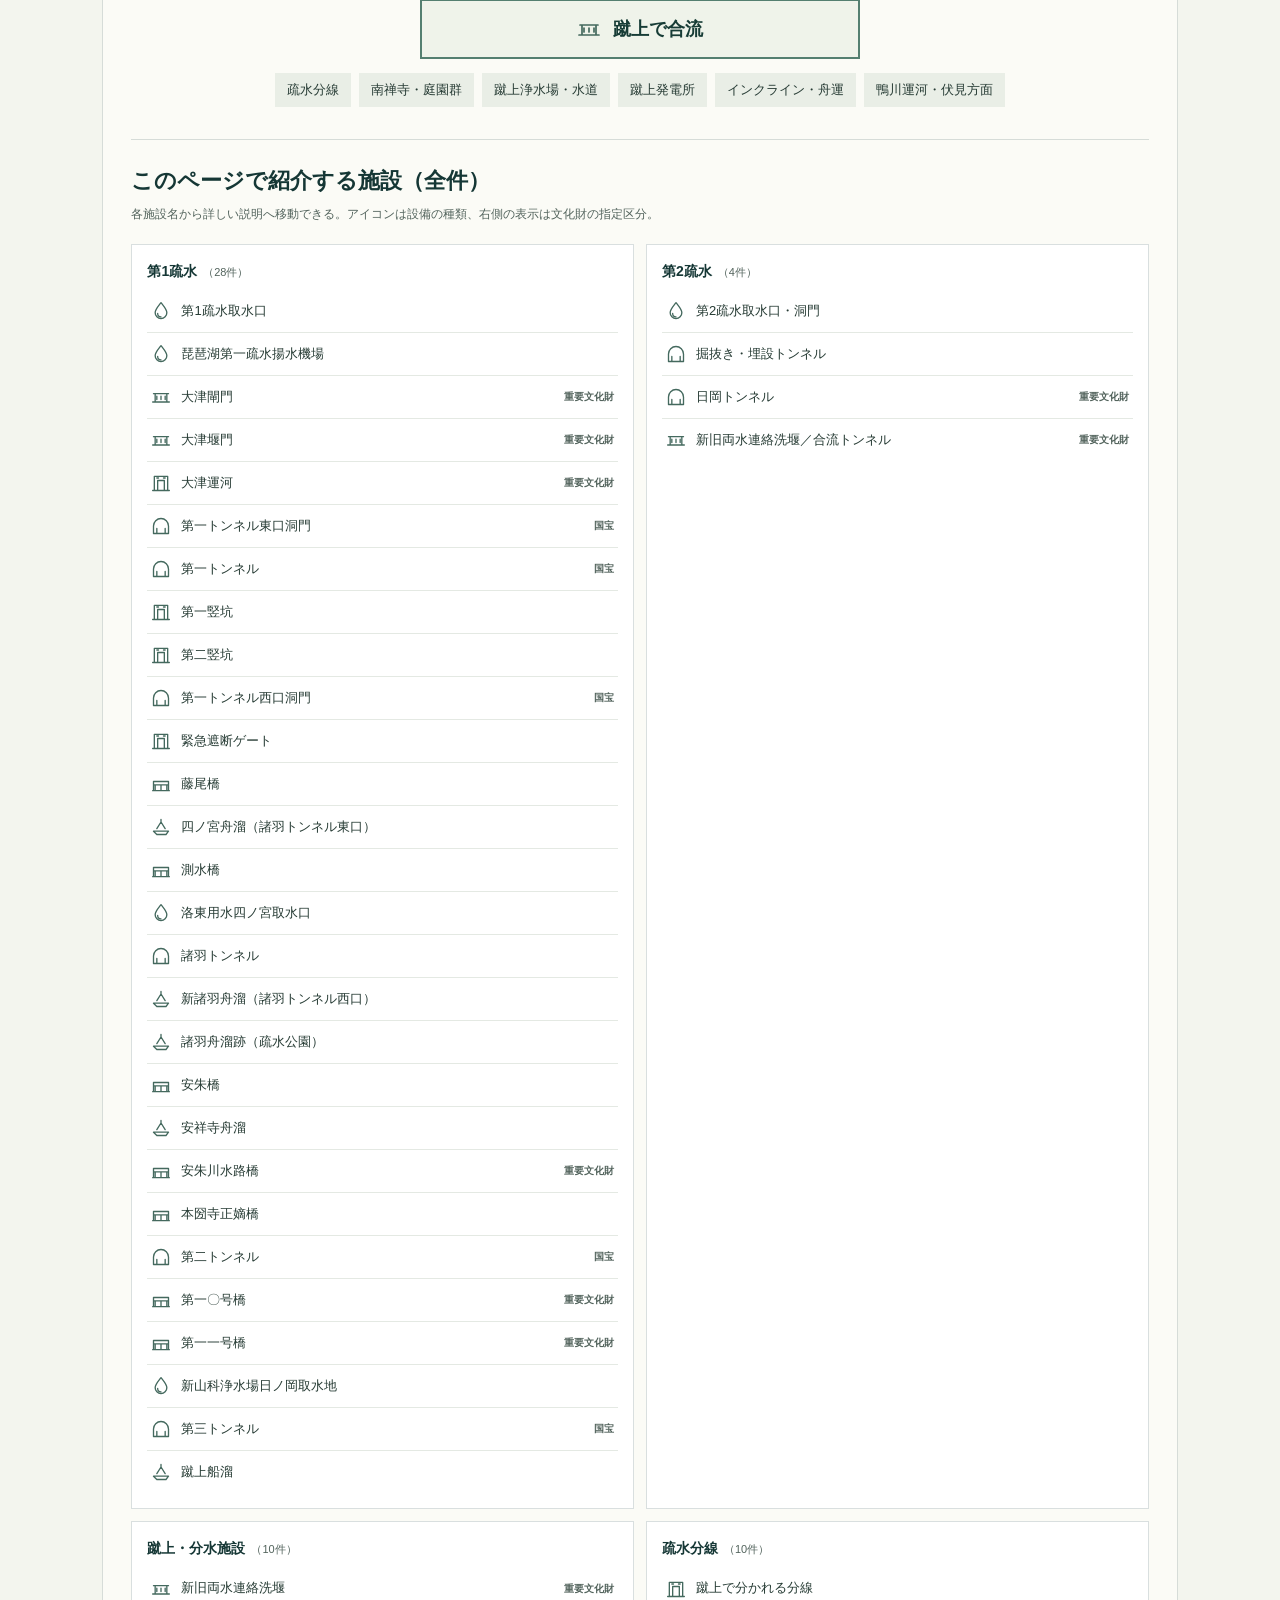
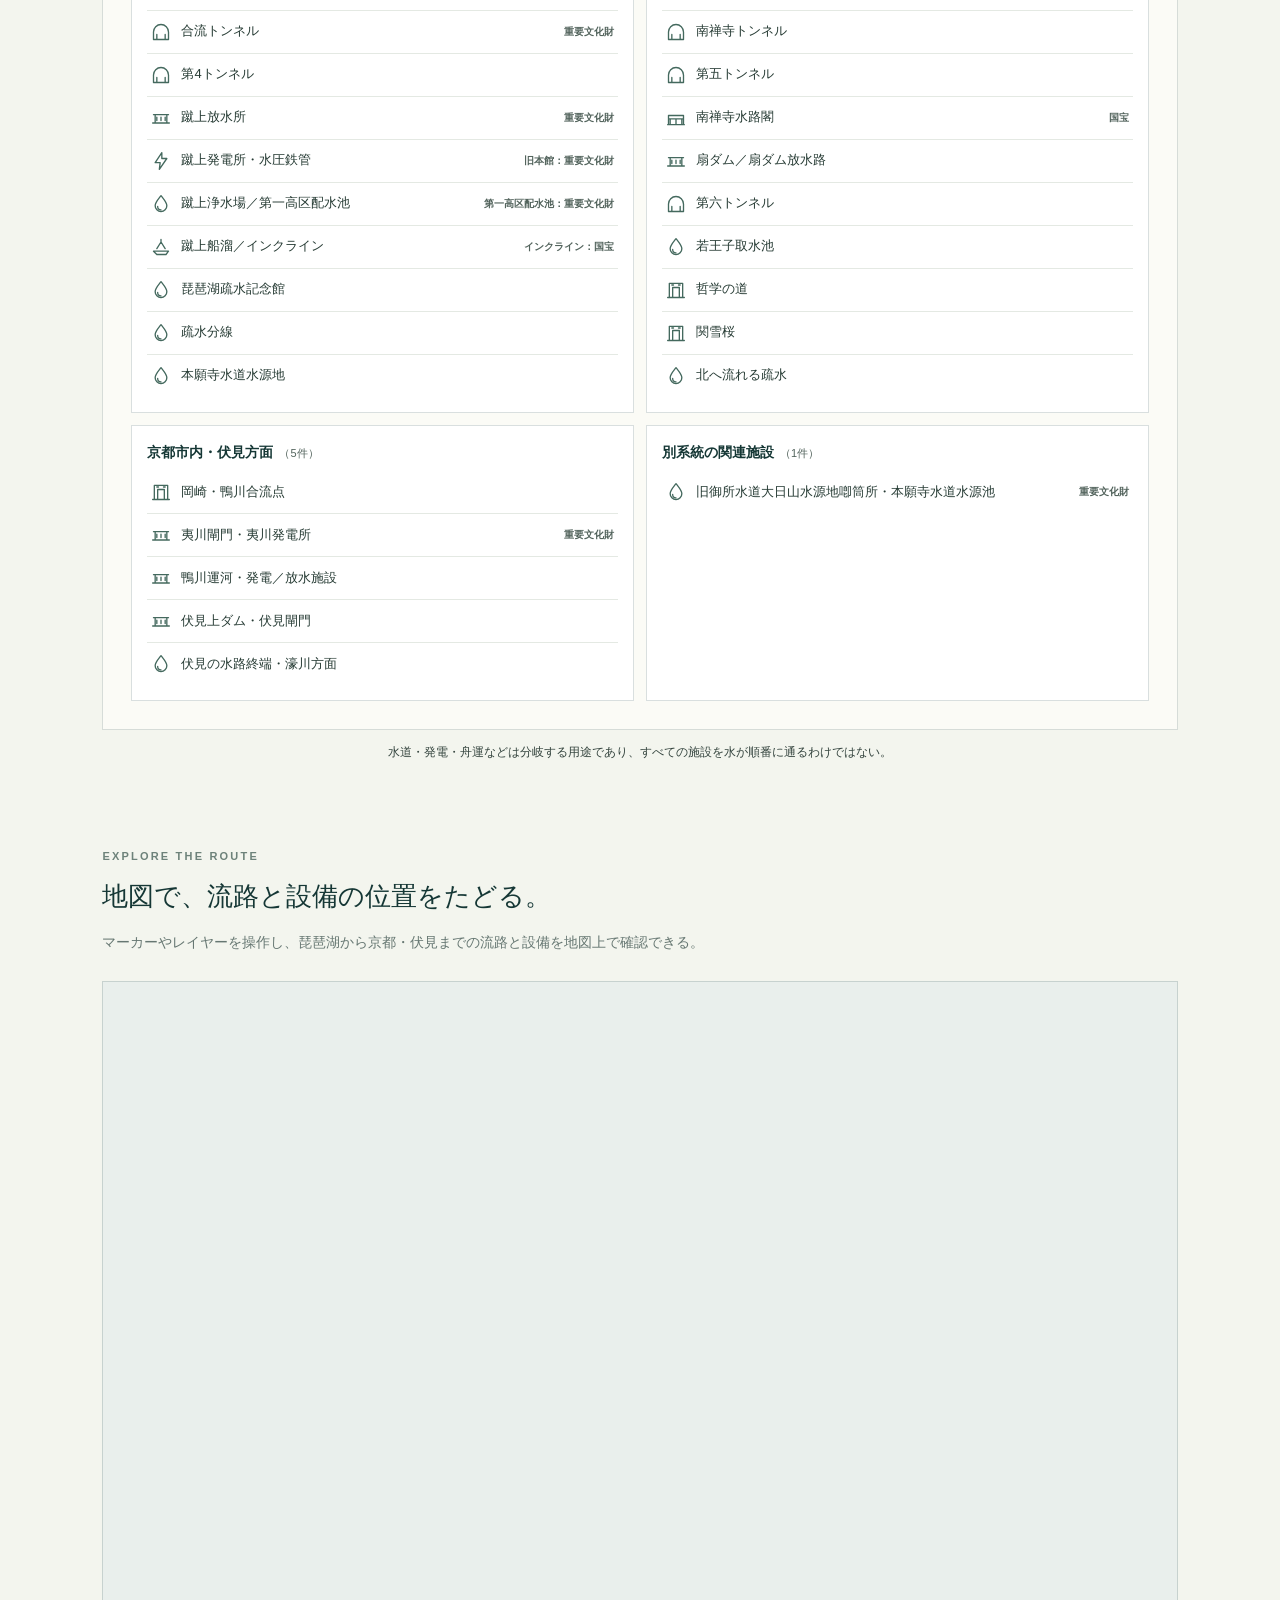
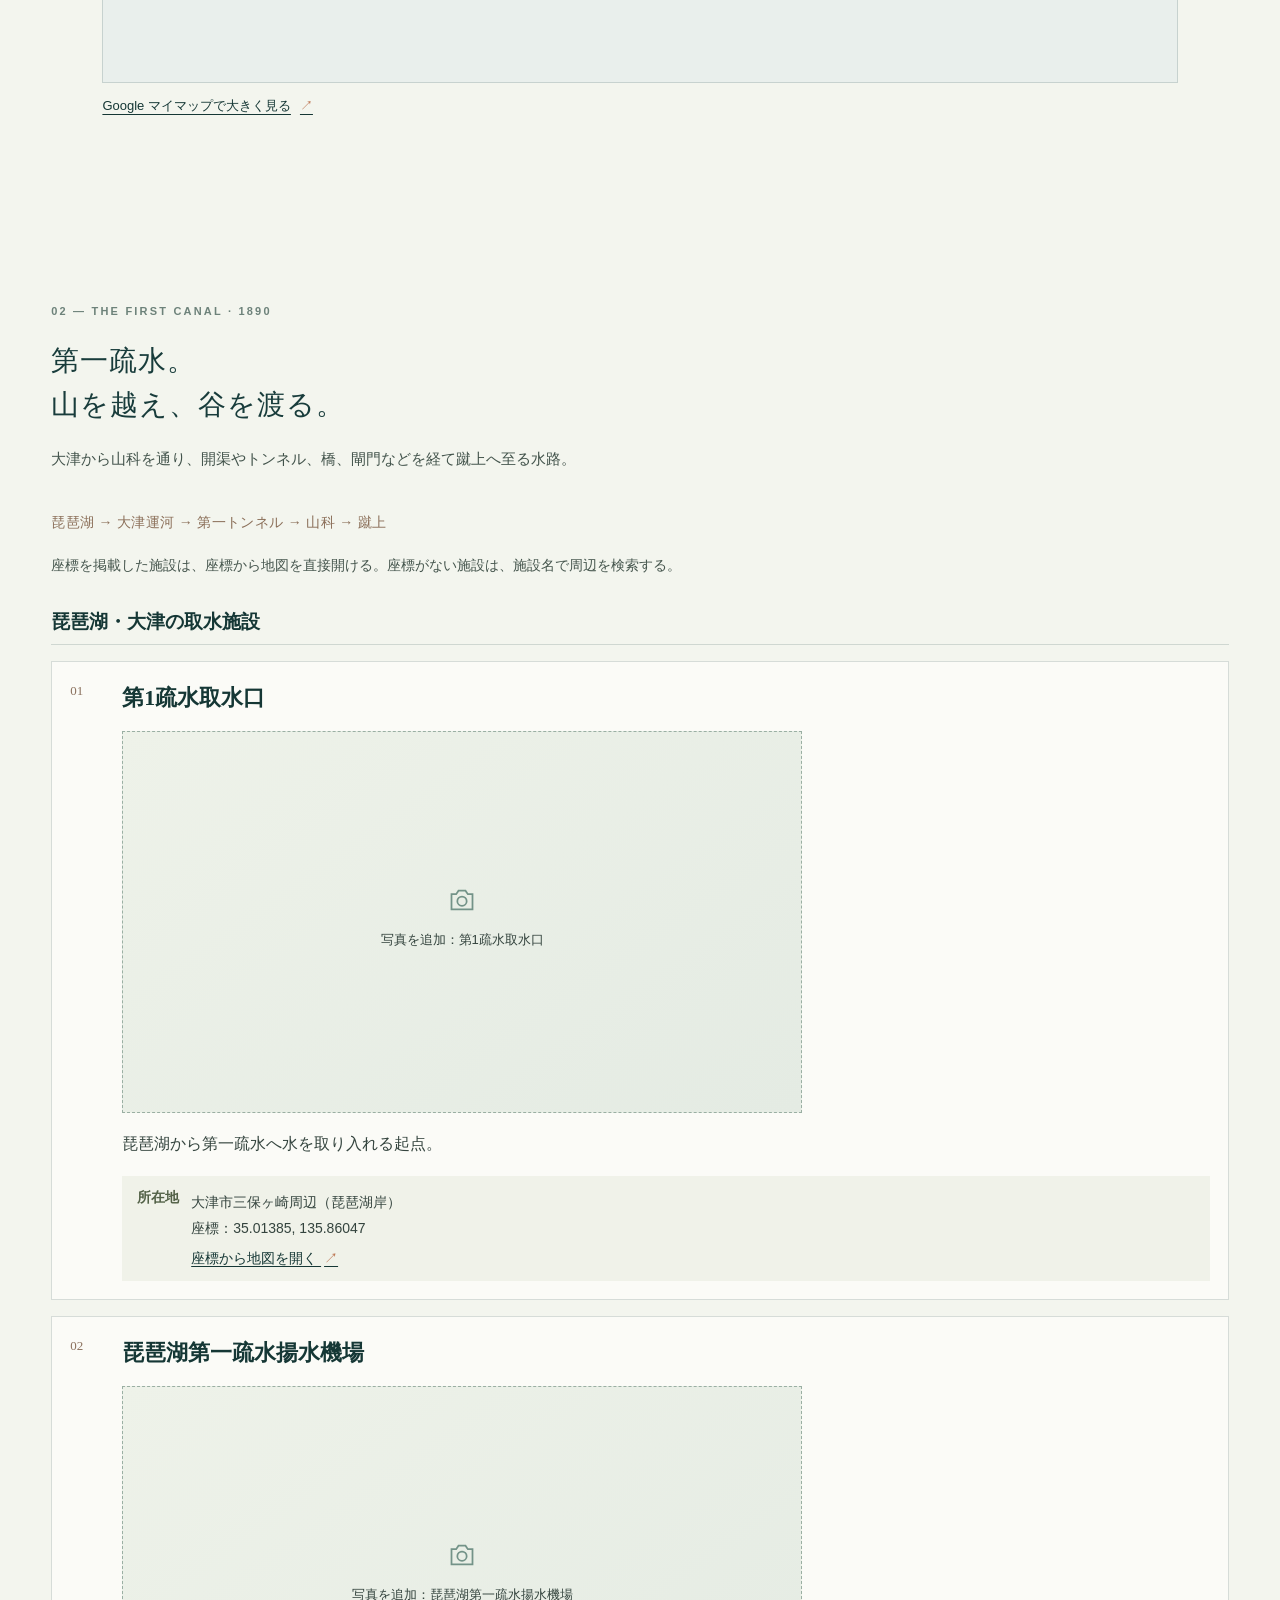
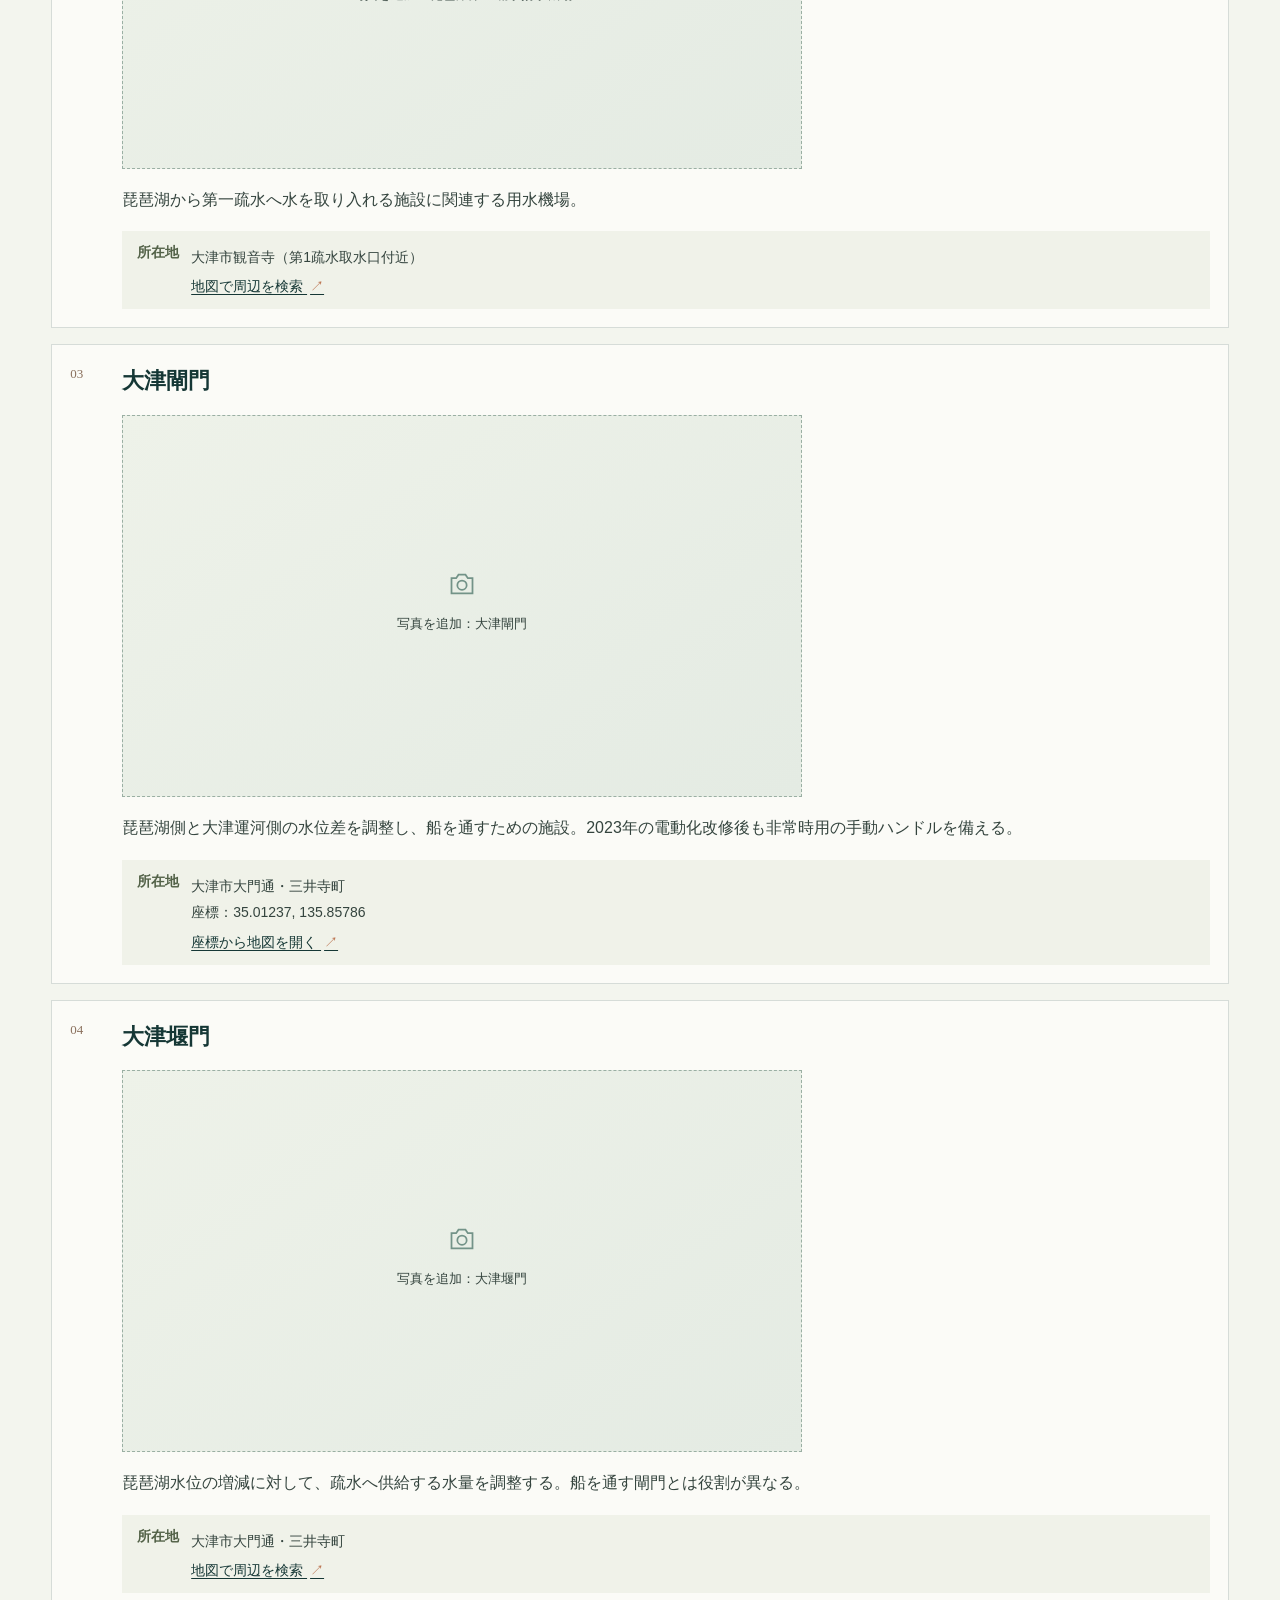
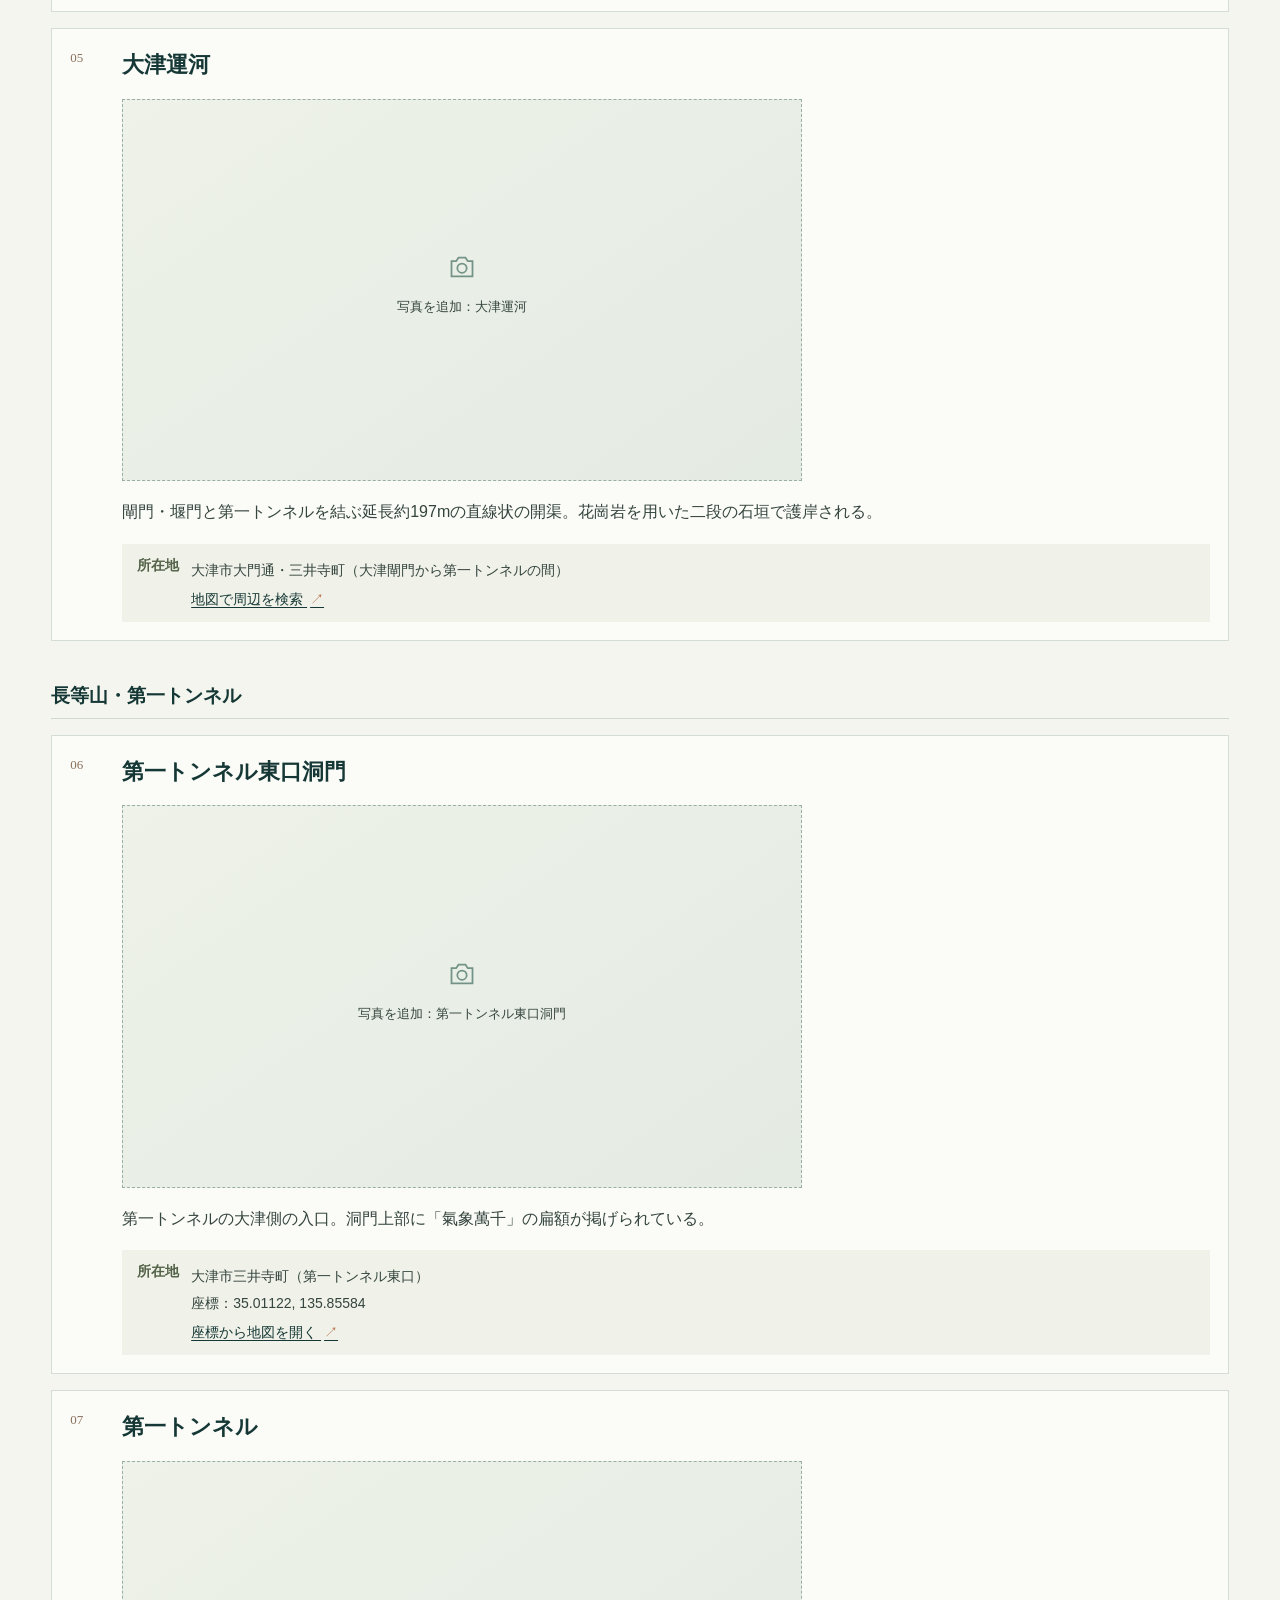
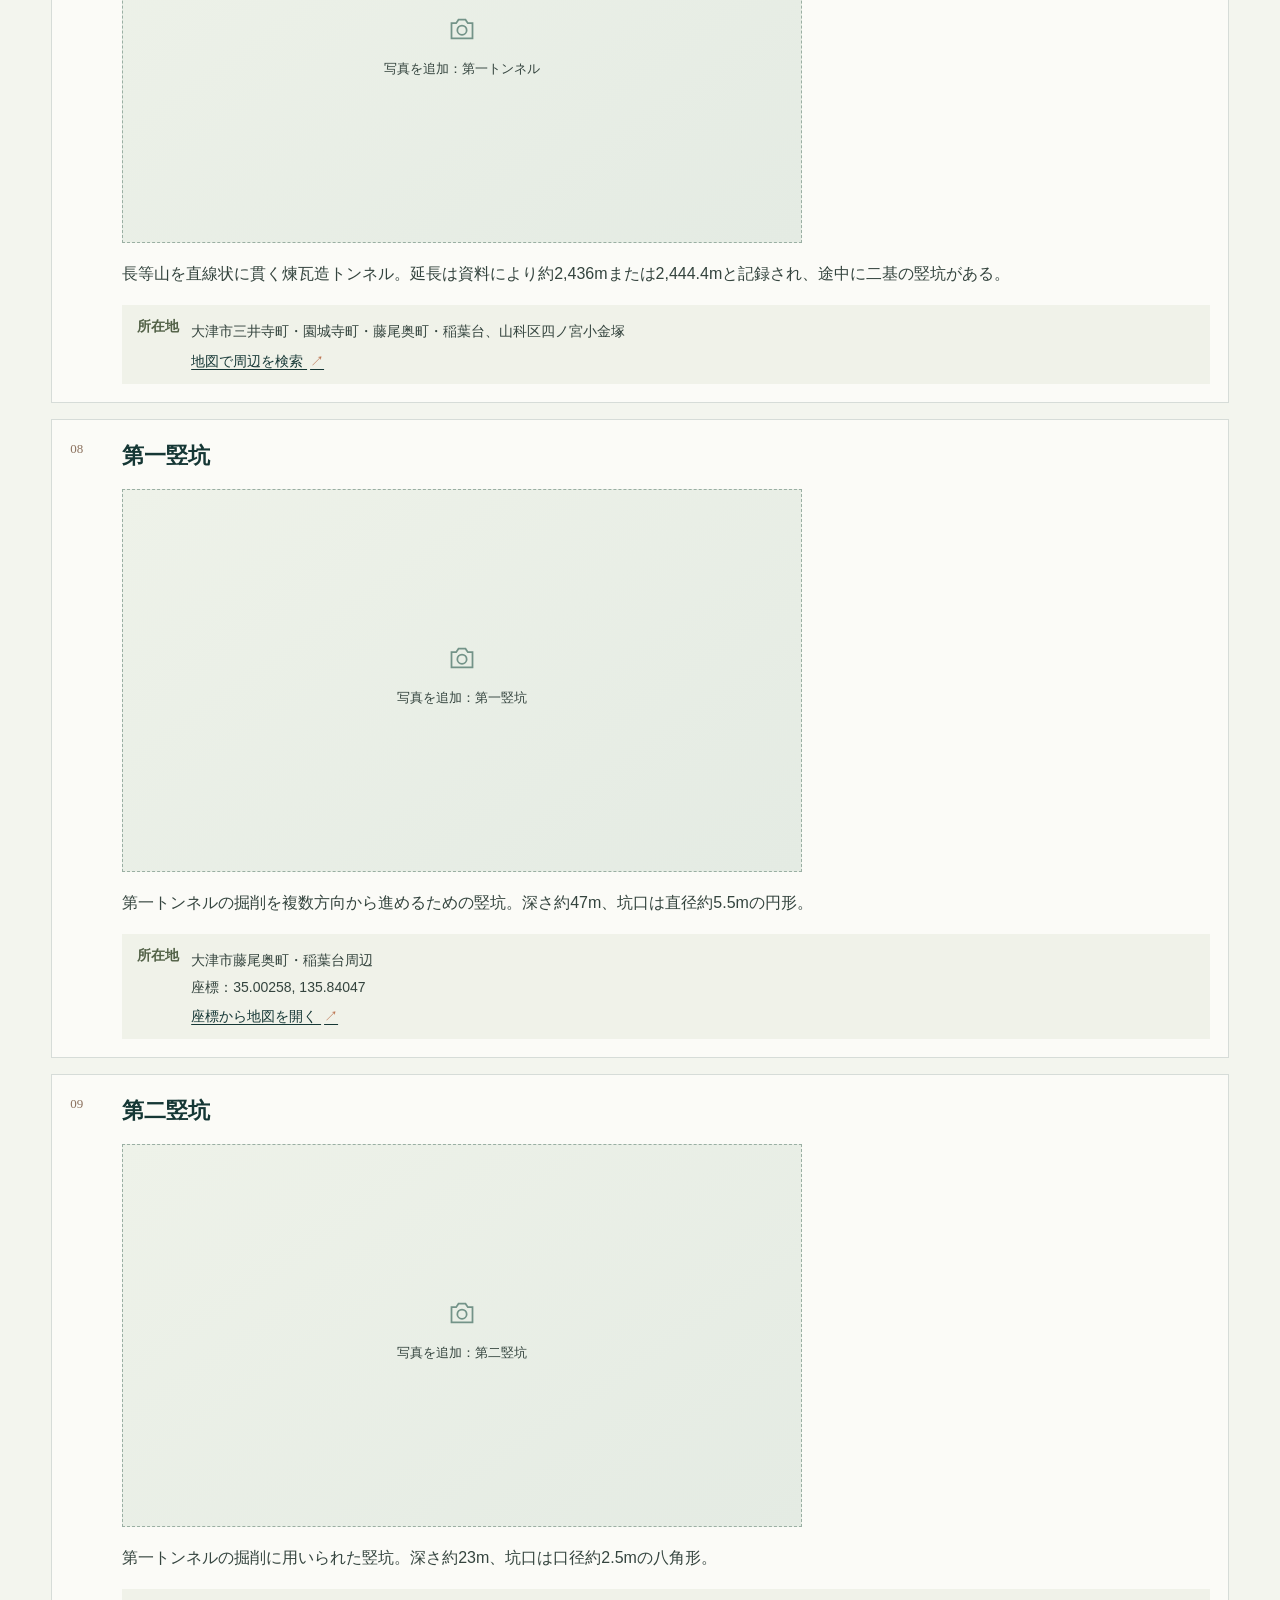
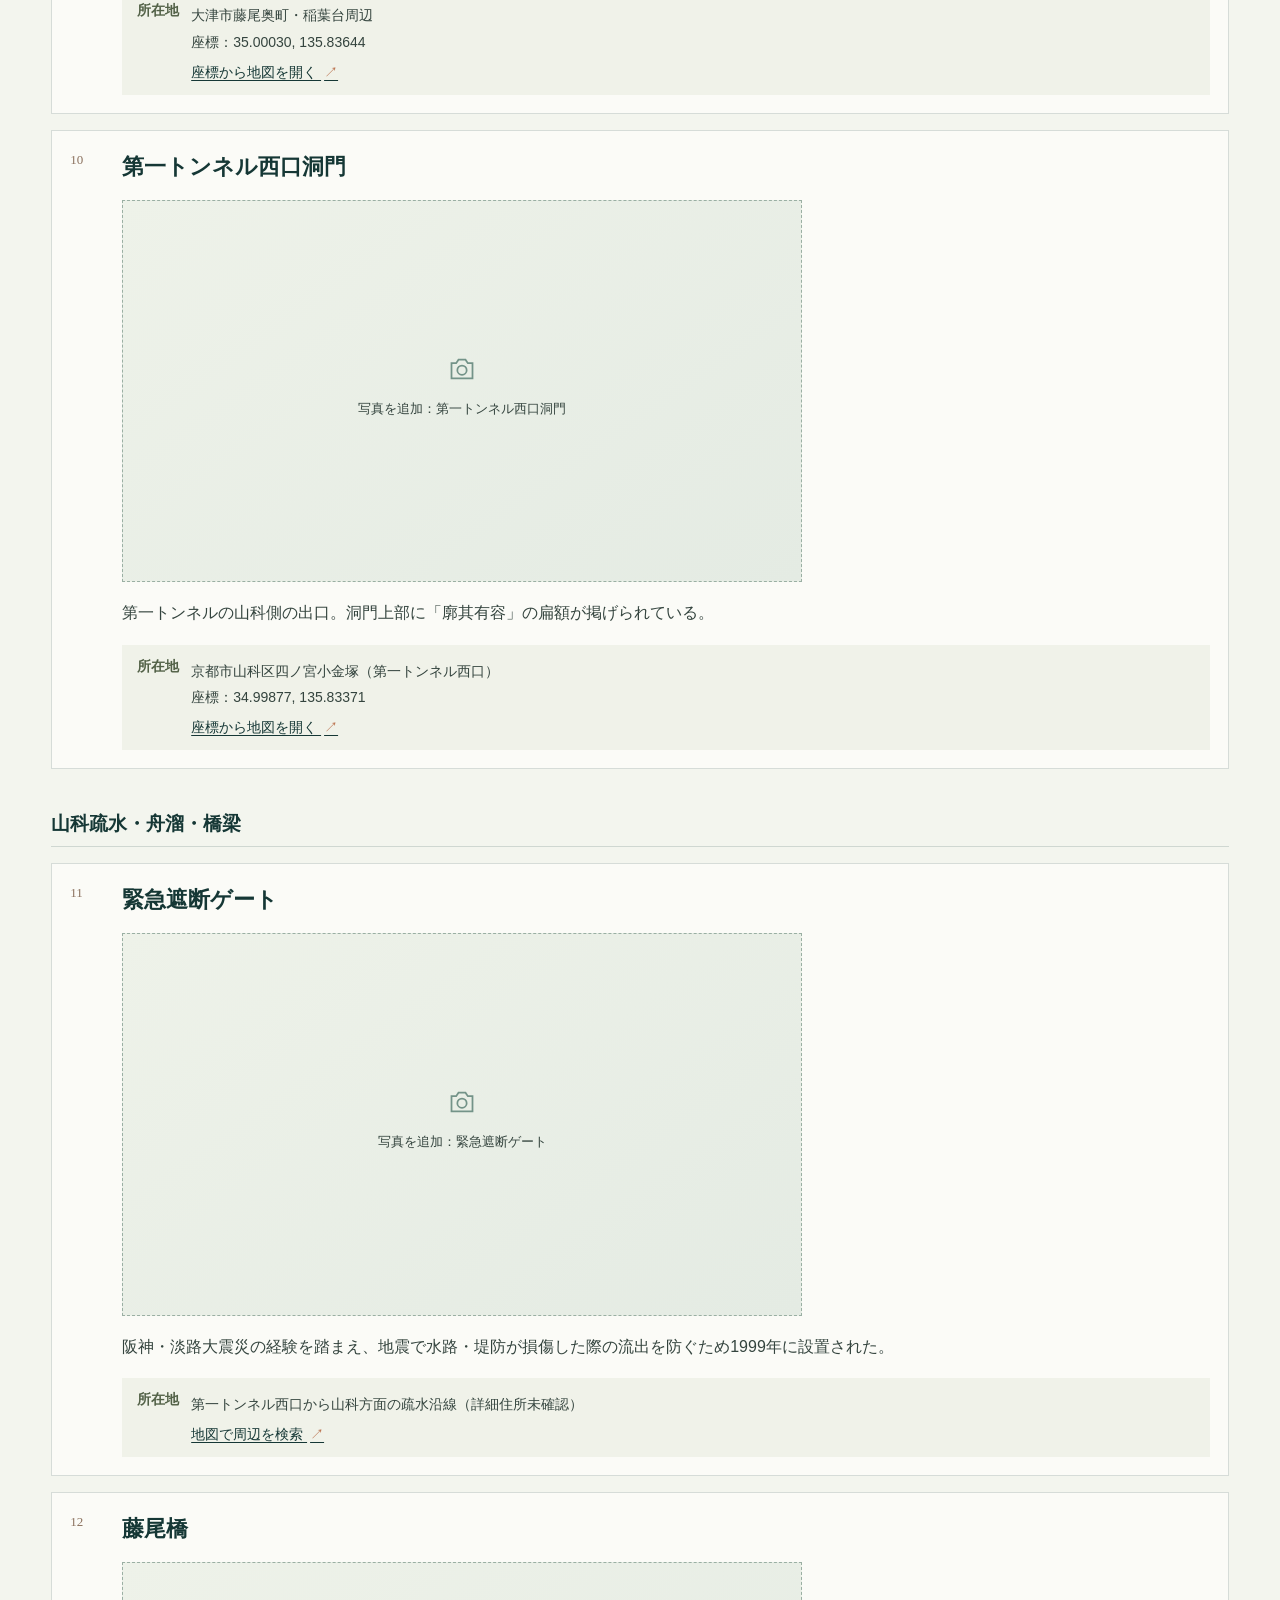
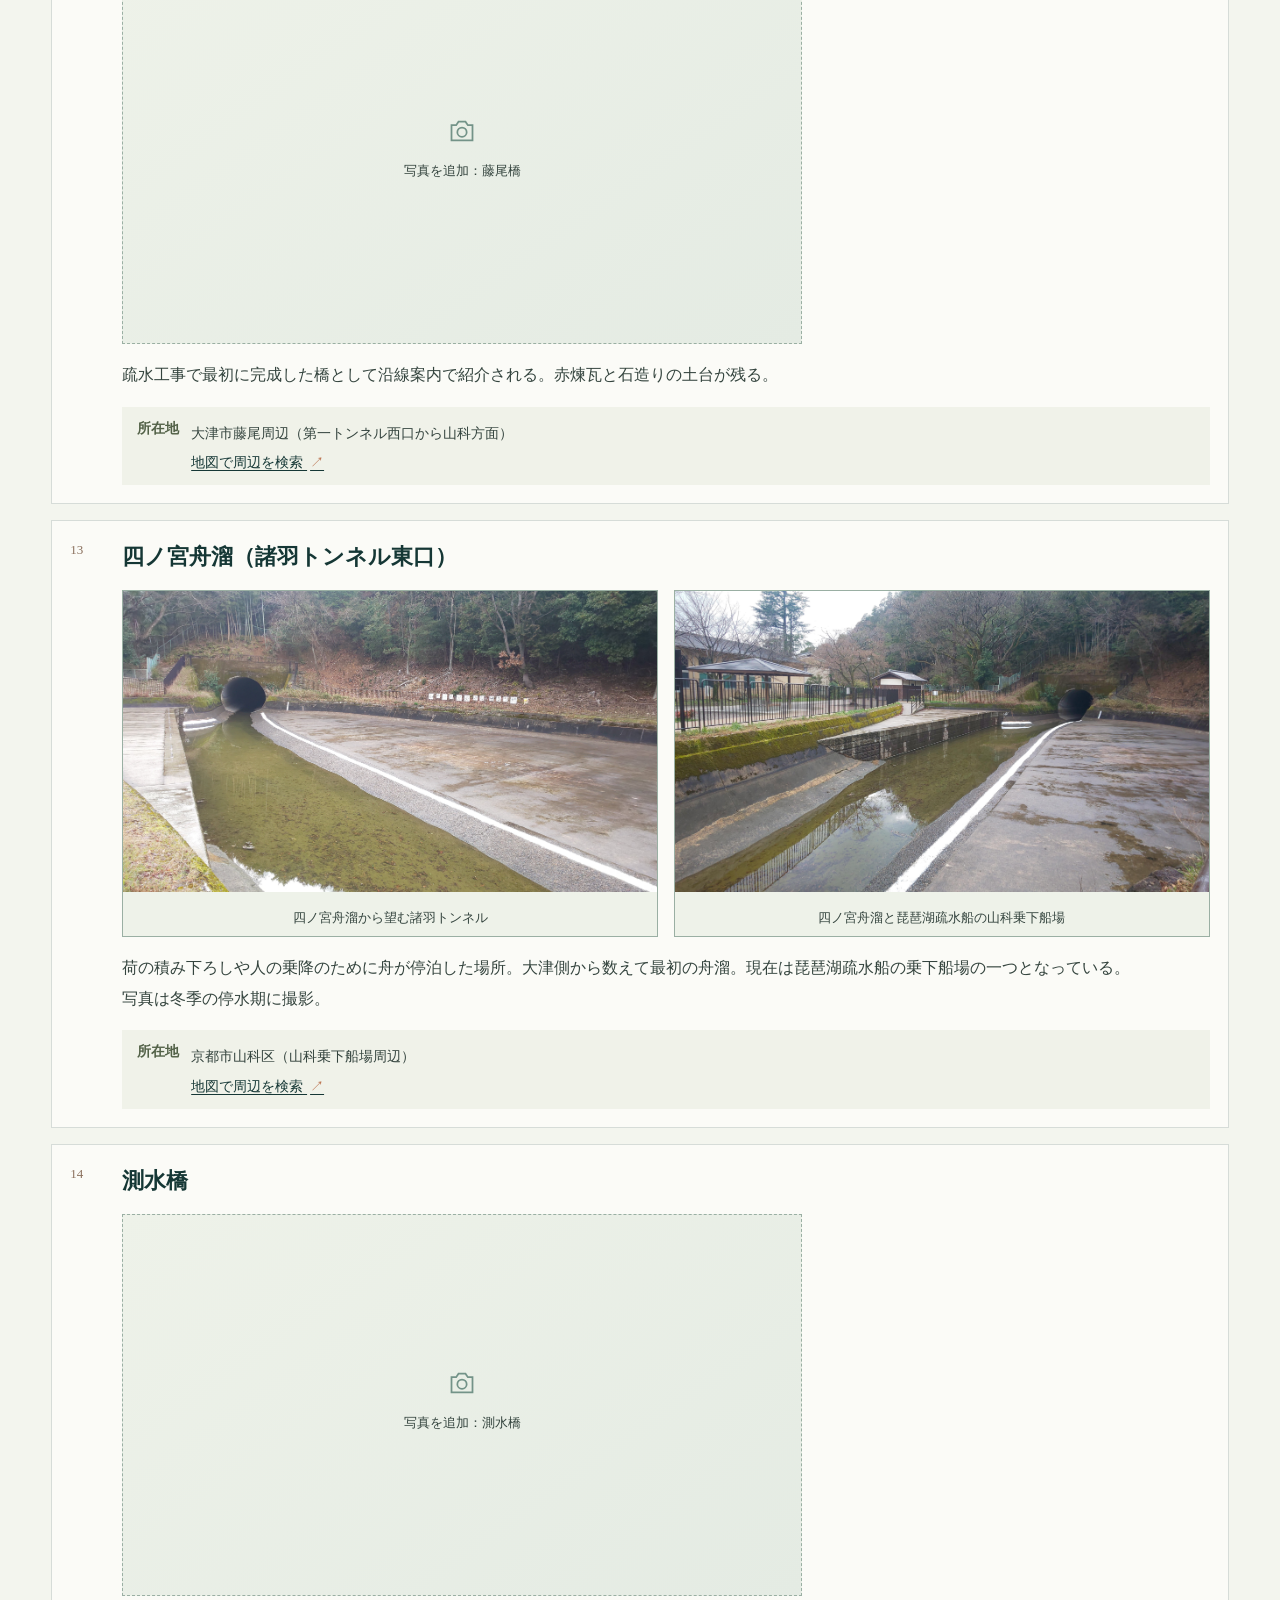
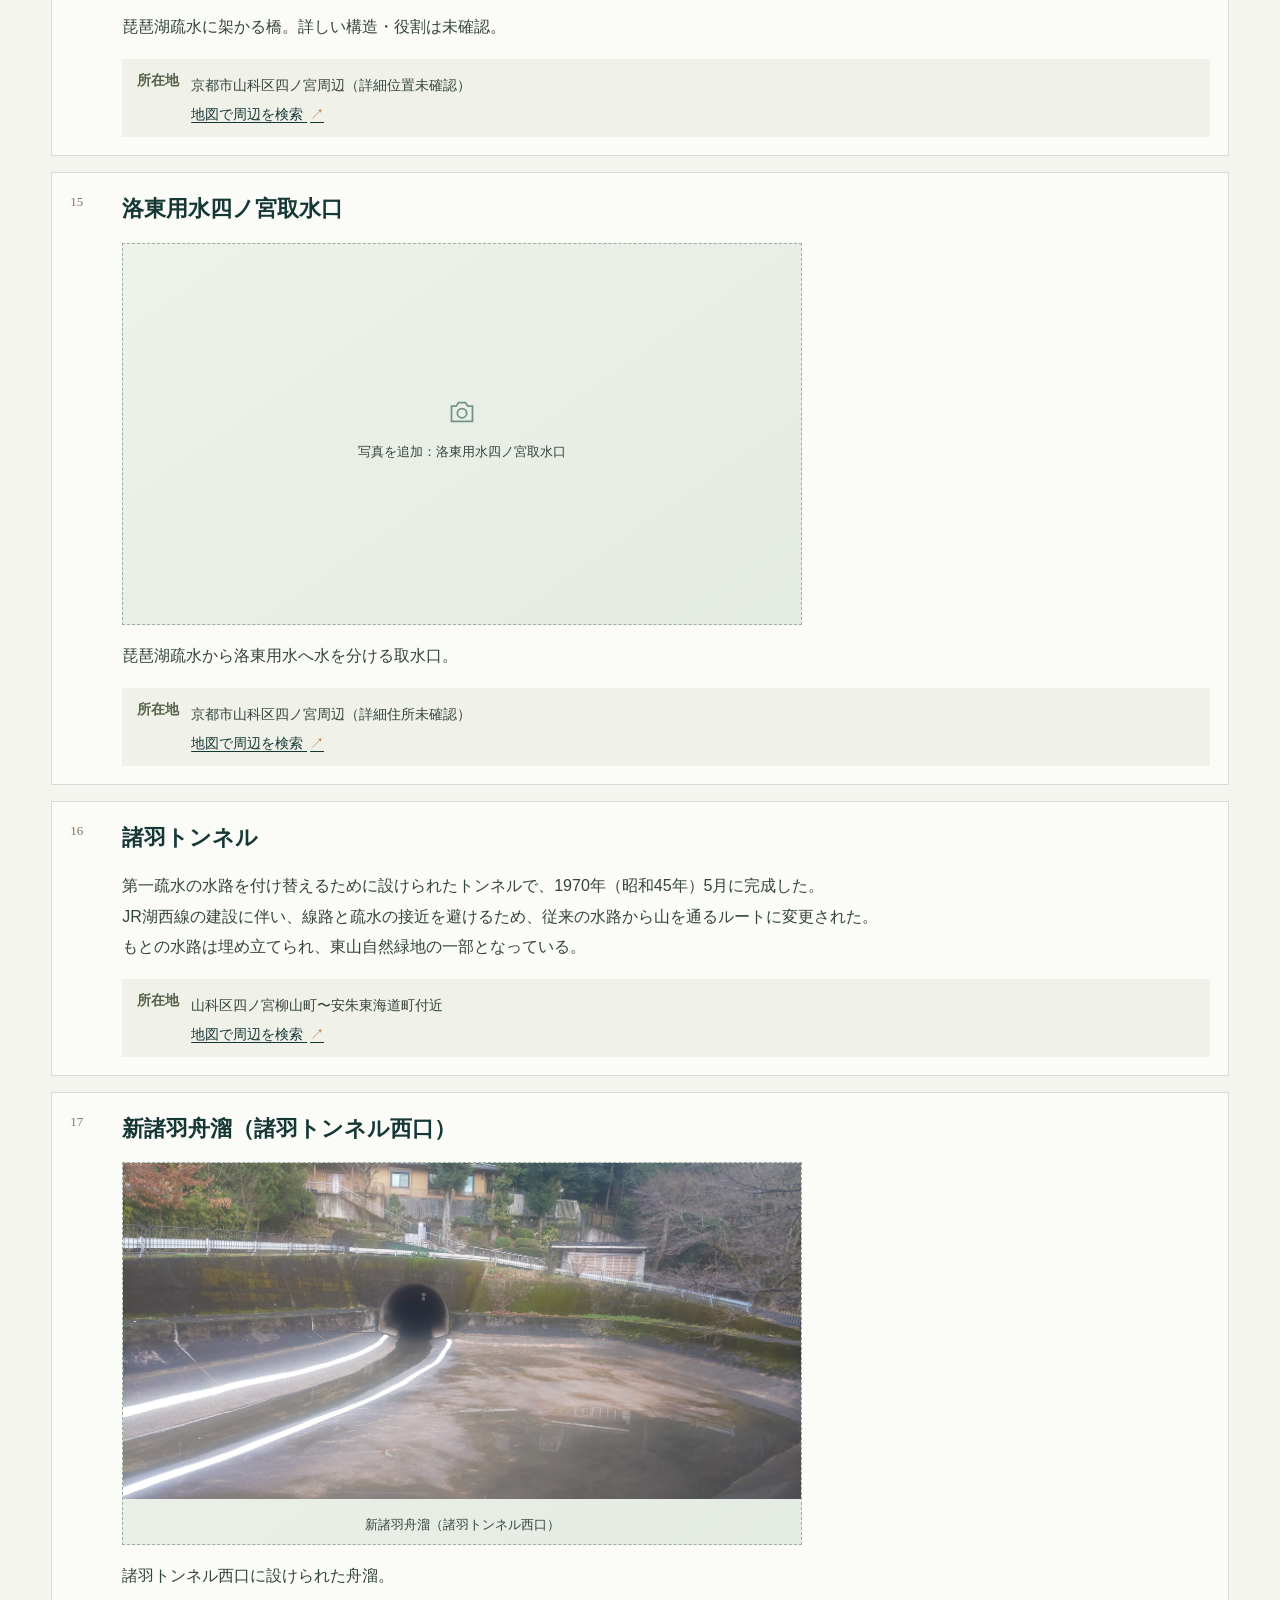
<file: facilities.html>
<!doctype html>
<html lang="ja">
<head>
  <meta charset="utf-8">
  <meta name="viewport" content="width=device-width, initial-scale=1">
  <meta name="theme-color" content="#f3f5ee">
  <meta name="description" content="琵琶湖疏水の第一・第二疏水を、取水口からトンネル、橋、閘門、分水・放水設備まで流れに沿って解説する。">
  <title>設備と流路 — 琵琶湖疏水</title>
  <link rel="stylesheet" href="style.css?v=13">
  <link rel="stylesheet" href="facilities.css?v=25">
  <script src="script.js" defer></script>
</head>
<body class="facilities-page">
  <a class="skip-link" href="#main">本文へ移動</a>
  <header class="site-header">
    <a class="brand" href="index.html" aria-label="琵琶湖疏水トップ">
      <span class="brand-mark" aria-hidden="true">水</span>
      <span class="brand-name">琵琶湖疏水<small>BIWAKO CANAL · KYOTO</small></span>
    </a>
    <nav class="desktop-nav" aria-label="メインナビゲーション">
      <a href="index.html">概要</a>
      <a href="history.html">歴史</a>
      <a href="facilities.html" aria-current="page">施設・流路</a>
      <a href="#flow">全体の流れ</a>
      <a href="#first">第1疏水</a>
      <a href="#second">第2疏水</a>
      <a href="#keage">蹴上・分水</a>
      <a href="#branch">疏水分線</a>
      <a href="#inventory">指定施設一覧</a>
    </nav>
    <details class="mobile-nav">
      <summary aria-label="ナビゲーションを開く"><span></span><span></span></summary>
      <nav aria-label="モバイルナビゲーション">
        <a href="index.html">琵琶湖疏水の概要</a>
        <a href="history.html">琵琶湖疏水の歴史</a>
        <a href="facilities.html" aria-current="page">設備・流路（このページ）</a>
        <a href="#flow">全体の流れ</a>
        <a href="#first">第1疏水</a>
        <a href="#second">第2疏水</a>
        <a href="#keage">蹴上・分水</a>
        <a href="#branch">疏水分線・哲学の道</a>
        <a href="#downstream">京都市内・伏見へ</a>
        <a href="#inventory">指定施設一覧</a>
      </nav>
    </details>
  </header>

  <main id="main">
    <section class="facility-hero">
      <div class="facility-hero-copy">
        <p class="eyebrow"><span class="eyebrow-line"></span> FACILITIES & WATER ROUTE</p>
        <p class="facility-overline">琵琶湖疏水・設備編</p>
        <h1>水を通す、<br><em>ひとつひとつの構造。</em></h1>
        <p class="facility-lead">琵琶湖の取水口から大津閘門、山を貫くトンネル、山科の橋、蹴上の分水施設、京都市内の水路へ。第一・第二疏水を、設備の役割と水の流れに沿って読み解く。</p>
        <a class="button button-dark" href="#flow">水のルートを見る <span aria-hidden="true">↓</span></a>
      </div>
      <div class="facility-hero-stats" aria-label="主な数値">
        <div><strong>約20<span>km</span></strong><span>第1疏水本線の水路網</span></div>
        <div><strong>約7.4<span>km</span></strong><span>第2疏水</span></div>
        <div><strong>24<span>か所</span></strong><span>2025年指定の国宝・重文施設</span></div>
      </div>
    </section>

    <section class="facility-intro" id="flow">
      <div class="facility-section-heading">
        <p class="eyebrow">01 — FOLLOW THE WATER</p>
        <h2>水の流れと、<br>施設の全体像。</h2>
      </div>
      <div class="facility-intro-copy">
        <p>琵琶湖から取水した第1疏水と第2疏水は、蹴上の洗堰で合流する。第1疏水沿いには四ノ宮舟溜や諸羽トンネルなどがあり、第2疏水は全線が地下を通る。第2疏水連絡トンネルは、大津側で別経路に分かれ、藤尾付近で再び第2疏水に接続する。</p>
      </div>
    </section>

    <section class="flow-section" aria-label="琵琶湖疏水の簡略流路図と掲載施設一覧">
      <div class="flow-diagram">
        <div class="flow-origin"><span>水源</span><strong>琵琶湖</strong><small>大津市・三保ヶ崎周辺</small></div>
        <div class="flow-routes">
          <section class="flow-route first-route" aria-label="第1疏水の流れ">
            <h3>第1疏水</h3>
            <div class="flow-route-step">
              <svg viewBox="0 0 24 24" aria-hidden="true"><path d="M12 2C9 6 5 10 5 14a7 7 0 0 0 14 0c0-4-4-8-7-12Z"/><path d="M8 15a4 4 0 0 0 4 4"/></svg>
              <span>取水口</span>
            </div>
            <div class="flow-route-arrow" aria-hidden="true">↓</div>
            <div class="flow-route-step">
              <svg viewBox="0 0 24 24" aria-hidden="true"><path d="M3 21V12a9 9 0 0 1 18 0v9M3 21h18M7 21v-6m10 6v-6"/></svg>
              <span>第一トンネル</span>
            </div>
            <div class="flow-route-arrow" aria-hidden="true">↓</div>
            <div class="flow-route-step">
              <svg viewBox="0 0 24 24" aria-hidden="true"><path d="M3 17h18l-3 4H7l-4-4ZM7 14l5-8 5 8M12 6V3"/></svg>
              <span>四ノ宮舟溜</span>
            </div>
            <div class="flow-route-arrow" aria-hidden="true">↓</div>
            <div class="flow-route-step">
              <svg viewBox="0 0 24 24" aria-hidden="true"><path d="M3 21V12a9 9 0 0 1 18 0v9M3 21h18M7 21v-6m10 6v-6"/></svg>
              <span>諸羽トンネル</span>
            </div>
            <div class="flow-route-arrow" aria-hidden="true">↓</div>
            <div class="flow-route-step">
              <svg viewBox="0 0 24 24" aria-hidden="true"><path d="M3 20V9h18v11M3 13h18M5 20v-7m7 7v-7m7 7v-7M2 20h20"/></svg>
              <span>安朱川水路橋</span>
            </div>
            <div class="flow-route-arrow" aria-hidden="true">↓</div>
            <div class="flow-route-step">
              <svg viewBox="0 0 24 24" aria-hidden="true"><path d="M3 21V12a9 9 0 0 1 18 0v9M3 21h18M7 21v-6m10 6v-6"/></svg>
              <span>第二トンネル</span>
            </div>
            <div class="flow-route-arrow" aria-hidden="true">↓</div>
            <div class="flow-route-step">
              <svg viewBox="0 0 24 24" aria-hidden="true"><path d="M3 21V12a9 9 0 0 1 18 0v9M3 21h18M7 21v-6m10 6v-6"/></svg>
              <span>第三トンネル</span>
            </div>
          </section>
          <section class="flow-route second-route" aria-label="第2疏水の流れ">
            <h3>第2疏水</h3>
            <div class="flow-route-step">
              <svg viewBox="0 0 24 24" aria-hidden="true"><path d="M12 2C9 6 5 10 5 14a7 7 0 0 0 14 0c0-4-4-8-7-12Z"/><path d="M8 15a4 4 0 0 0 4 4"/></svg>
              <span>取水口</span>
            </div>
            <div class="flow-route-arrow" aria-hidden="true">↓</div>
            <div class="flow-second-branches" aria-label="第2疏水本線と第2疏水連絡トンネルに分かれ、再び合流">
              <svg viewBox="0 0 100 100" preserveAspectRatio="none" aria-hidden="true"><path d="M50 0V10H25V90H50V100M50 10H75V90H50"/></svg>
              <span>第2疏水<br>本線</span>
              <span>第2疏水<br>連絡トンネル</span>
            </div>
            <p class="flow-route-note">全線地下</p>
          </section>
        </div>
        <div class="flow-merge-arrows" aria-hidden="true"><span>↓</span><span>↓</span></div>
        <div class="flow-washweir">
          <svg viewBox="0 0 24 24" aria-hidden="true"><path d="M3 8h18M5 8v10h14V8M2 18h20M7 11v4m5-4v4m5-4v4"/></svg>
          <strong>蹴上で合流</strong>
        </div>
        <div class="flow-outlets" aria-label="合流後の主な水路・用途">
          <span>疏水分線</span><span>南禅寺・庭園群</span><span>蹴上浄水場・水道</span><span>蹴上発電所</span><span>インクライン・舟運</span><span>鴨川運河・伏見方面</span>
        </div>
        <section class="flow-index" aria-labelledby="flow-index-heading">
          <h3 id="flow-index-heading">このページで紹介する施設（全件）</h3>
          <p>各施設名から詳しい説明へ移動できる。アイコンは設備の種類、右側の表示は文化財の指定区分。</p>
          <div class="flow-index-grid">
            <section class="flow-index-group"><h4>第1疏水</h4><ul data-flow-list="first"></ul></section>
            <section class="flow-index-group"><h4>第2疏水</h4><ul data-flow-list="second"></ul></section>
            <section class="flow-index-group"><h4>蹴上・分水施設</h4><ul data-flow-list="keage"></ul></section>
            <section class="flow-index-group"><h4>疏水分線</h4><ul data-flow-list="branch"></ul></section>
            <section class="flow-index-group"><h4>京都市内・伏見方面</h4><ul data-flow-list="downstream"></ul></section>
            <section class="flow-index-group"><h4>別系統の関連施設</h4><ul data-flow-list="related"></ul></section>
          </div>
        </section>
      </div>
      <p class="diagram-caption">水道・発電・舟運などは分岐する用途であり、すべての施設を水が順番に通るわけではない。</p>
    </section>

    <section class="facility-map-section" aria-labelledby="facility-map-heading">
      <div class="facility-map-inner">
        <div class="facility-map-heading">
          <p class="eyebrow">EXPLORE THE ROUTE</p>
          <h2 id="facility-map-heading">地図で、流路と設備の位置をたどる。</h2>
          <p>マーカーやレイヤーを操作し、琵琶湖から京都・伏見までの流路と設備を地図上で確認できる。</p>
        </div>
        <div class="facility-map-frame">
          <iframe
            src="https://www.google.com/maps/d/u/0/embed?mid=11zz5efj1s_HuqEIv-HOtZTzHRQNXyUxG&amp;ehbc=2E312F&amp;noprof=1"
            title="琵琶湖疏水の流路と設備のマイマップ"
            loading="lazy"
            allowfullscreen>
          </iframe>
        </div>
        <a class="facility-map-link" href="https://www.google.com/maps/d/u/0/viewer?mid=11zz5efj1s_HuqEIv-HOtZTzHRQNXyUxG" target="_blank" rel="noreferrer">Google マイマップで大きく見る <span aria-hidden="true">↗</span></a>
      </div>
    </section>

    <section class="facility-section first-section" id="first">
      <div class="facility-section-heading">
        <p class="eyebrow">02 — THE FIRST CANAL · 1890</p>
        <h2>第一疏水。<br>山を越え、谷を渡る。</h2>
        <p class="heading-note">大津から山科を通り、開渠やトンネル、橋、閘門などを経て蹴上へ至る水路。</p>
      </div>
      <div class="first-route-layout">
        <div class="first-facility-list">
          <p class="segment-route">琵琶湖 → 大津運河 → 第一トンネル → 山科 → 蹴上</p>
          <p class="first-location-note">座標を掲載した施設は、座標から地図を直接開ける。座標がない施設は、施設名で周辺を検索する。</p>
          <h3 class="first-facility-group-heading">琵琶湖・大津の取水施設</h3>
          <article class="first-facility-row">
            <span class="first-facility-number">01</span>
            <div class="first-facility-card">
              <h4>第1疏水取水口</h4>
              <figure class="first-facility-photo">
                <svg viewBox="0 0 24 24" aria-hidden="true"><path d="M3 7h4l2-3h6l2 3h4v13H3z"/><circle cx="12" cy="13" r="4"/></svg>
                <figcaption>写真を追加：第1疏水取水口</figcaption>
              </figure>
              <div class="first-facility-description">
                <p>琵琶湖から第一疏水へ水を取り入れる起点。</p>
              </div>
              <div class="first-facility-location">
                <span>所在地</span>
                <p>大津市三保ヶ崎周辺（琵琶湖岸）<br>座標：35.01385, 135.86047</p>
                <a href="https://www.google.com/maps/search/?api=1&amp;query=35.01385%2C135.86047" target="_blank" rel="noopener">座標から地図を開く <span aria-hidden="true">↗</span></a>
              </div>
            </div>
          </article>
          <article class="first-facility-row">
            <span class="first-facility-number">02</span>
            <div class="first-facility-card">
              <h4>琵琶湖第一疏水揚水機場</h4>
              <figure class="first-facility-photo">
                <svg viewBox="0 0 24 24" aria-hidden="true"><path d="M3 7h4l2-3h6l2 3h4v13H3z"/><circle cx="12" cy="13" r="4"/></svg>
                <figcaption>写真を追加：琵琶湖第一疏水揚水機場</figcaption>
              </figure>
              <div class="first-facility-description">
                <p>琵琶湖から第一疏水へ水を取り入れる施設に関連する用水機場。</p>
              </div>
              <div class="first-facility-location">
                <span>所在地</span>
                <p>大津市観音寺（第1疏水取水口付近）</p>
                <a href="https://www.google.com/maps/search/?api=1&amp;query=琵琶湖第一疏水揚水機場" target="_blank" rel="noopener">地図で周辺を検索 <span aria-hidden="true">↗</span></a>
              </div>
            </div>
          </article>
          <article class="first-facility-row">
            <span class="first-facility-number">03</span>
            <div class="first-facility-card">
              <h4>大津閘門</h4>
              <figure class="first-facility-photo">
                <svg viewBox="0 0 24 24" aria-hidden="true"><path d="M3 7h4l2-3h6l2 3h4v13H3z"/><circle cx="12" cy="13" r="4"/></svg>
                <figcaption>写真を追加：大津閘門</figcaption>
              </figure>
              <div class="first-facility-description">
                <p>琵琶湖側と大津運河側の水位差を調整し、船を通すための施設。2023年の電動化改修後も非常時用の手動ハンドルを備える。</p>
              </div>
              <div class="first-facility-location">
                <span>所在地</span>
                <p>大津市大門通・三井寺町<br>座標：35.01237, 135.85786</p>
                <a href="https://www.google.com/maps/search/?api=1&amp;query=35.01237%2C135.85786" target="_blank" rel="noopener">座標から地図を開く <span aria-hidden="true">↗</span></a>
              </div>
            </div>
          </article>
          <article class="first-facility-row">
            <span class="first-facility-number">04</span>
            <div class="first-facility-card">
              <h4>大津堰門</h4>
              <figure class="first-facility-photo">
                <svg viewBox="0 0 24 24" aria-hidden="true"><path d="M3 7h4l2-3h6l2 3h4v13H3z"/><circle cx="12" cy="13" r="4"/></svg>
                <figcaption>写真を追加：大津堰門</figcaption>
              </figure>
              <div class="first-facility-description">
                <p>琵琶湖水位の増減に対して、疏水へ供給する水量を調整する。船を通す閘門とは役割が異なる。</p>
              </div>
              <div class="first-facility-location">
                <span>所在地</span>
                <p>大津市大門通・三井寺町</p>
                <a href="https://www.google.com/maps/search/?api=1&amp;query=大津堰門+大津市" target="_blank" rel="noopener">地図で周辺を検索 <span aria-hidden="true">↗</span></a>
              </div>
            </div>
          </article>
          <article class="first-facility-row">
            <span class="first-facility-number">05</span>
            <div class="first-facility-card">
              <h4>大津運河</h4>
              <figure class="first-facility-photo">
                <svg viewBox="0 0 24 24" aria-hidden="true"><path d="M3 7h4l2-3h6l2 3h4v13H3z"/><circle cx="12" cy="13" r="4"/></svg>
                <figcaption>写真を追加：大津運河</figcaption>
              </figure>
              <div class="first-facility-description">
                <p>閘門・堰門と第一トンネルを結ぶ延長約197mの直線状の開渠。花崗岩を用いた二段の石垣で護岸される。</p>
              </div>
              <div class="first-facility-location">
                <span>所在地</span>
                <p>大津市大門通・三井寺町（大津閘門から第一トンネルの間）</p>
                <a href="https://www.google.com/maps/search/?api=1&amp;query=大津運河+琵琶湖疏水" target="_blank" rel="noopener">地図で周辺を検索 <span aria-hidden="true">↗</span></a>
              </div>
            </div>
          </article>

          <h3 class="first-facility-group-heading">長等山・第一トンネル</h3>
          <article class="first-facility-row">
            <span class="first-facility-number">06</span>
            <div class="first-facility-card">
              <h4>第一トンネル東口洞門</h4>
              <figure class="first-facility-photo">
                <svg viewBox="0 0 24 24" aria-hidden="true"><path d="M3 7h4l2-3h6l2 3h4v13H3z"/><circle cx="12" cy="13" r="4"/></svg>
                <figcaption>写真を追加：第一トンネル東口洞門</figcaption>
              </figure>
              <div class="first-facility-description">
                <p>第一トンネルの大津側の入口。洞門上部に「氣象萬千」の扁額が掲げられている。</p>
              </div>
              <div class="first-facility-location">
                <span>所在地</span>
                <p>大津市三井寺町（第一トンネル東口）<br>座標：35.01122, 135.85584</p>
                <a href="https://www.google.com/maps/search/?api=1&amp;query=35.01122%2C135.85584" target="_blank" rel="noopener">座標から地図を開く <span aria-hidden="true">↗</span></a>
              </div>
            </div>
          </article>
          <article class="first-facility-row">
            <span class="first-facility-number">07</span>
            <div class="first-facility-card">
              <h4>第一トンネル</h4>
              <figure class="first-facility-photo">
                <svg viewBox="0 0 24 24" aria-hidden="true"><path d="M3 7h4l2-3h6l2 3h4v13H3z"/><circle cx="12" cy="13" r="4"/></svg>
                <figcaption>写真を追加：第一トンネル</figcaption>
              </figure>
              <div class="first-facility-description">
                <p>長等山を直線状に貫く煉瓦造トンネル。延長は資料により約2,436mまたは2,444.4mと記録され、途中に二基の竪坑がある。</p>
              </div>
              <div class="first-facility-location">
                <span>所在地</span>
                <p>大津市三井寺町・園城寺町・藤尾奥町・稲葉台、山科区四ノ宮小金塚</p>
                <a href="https://www.google.com/maps/search/?api=1&amp;query=琵琶湖疏水+第一トンネル" target="_blank" rel="noopener">地図で周辺を検索 <span aria-hidden="true">↗</span></a>
              </div>
            </div>
          </article>
          <article class="first-facility-row">
            <span class="first-facility-number">08</span>
            <div class="first-facility-card">
              <h4>第一竪坑</h4>
              <figure class="first-facility-photo">
                <svg viewBox="0 0 24 24" aria-hidden="true"><path d="M3 7h4l2-3h6l2 3h4v13H3z"/><circle cx="12" cy="13" r="4"/></svg>
                <figcaption>写真を追加：第一竪坑</figcaption>
              </figure>
              <div class="first-facility-description">
                <p>第一トンネルの掘削を複数方向から進めるための竪坑。深さ約47m、坑口は直径約5.5mの円形。</p>
              </div>
              <div class="first-facility-location">
                <span>所在地</span>
                <p>大津市藤尾奥町・稲葉台周辺<br>座標：35.00258, 135.84047</p>
                <a href="https://www.google.com/maps/search/?api=1&amp;query=35.00258%2C135.84047" target="_blank" rel="noopener">座標から地図を開く <span aria-hidden="true">↗</span></a>
              </div>
            </div>
          </article>
          <article class="first-facility-row">
            <span class="first-facility-number">09</span>
            <div class="first-facility-card">
              <h4>第二竪坑</h4>
              <figure class="first-facility-photo">
                <svg viewBox="0 0 24 24" aria-hidden="true"><path d="M3 7h4l2-3h6l2 3h4v13H3z"/><circle cx="12" cy="13" r="4"/></svg>
                <figcaption>写真を追加：第二竪坑</figcaption>
              </figure>
              <div class="first-facility-description">
                <p>第一トンネルの掘削に用いられた竪坑。深さ約23m、坑口は口径約2.5mの八角形。</p>
              </div>
              <div class="first-facility-location">
                <span>所在地</span>
                <p>大津市藤尾奥町・稲葉台周辺<br>座標：35.00030, 135.83644</p>
                <a href="https://www.google.com/maps/search/?api=1&amp;query=35.00030%2C135.83644" target="_blank" rel="noopener">座標から地図を開く <span aria-hidden="true">↗</span></a>
              </div>
            </div>
          </article>
          <article class="first-facility-row">
            <span class="first-facility-number">10</span>
            <div class="first-facility-card">
              <h4>第一トンネル西口洞門</h4>
              <figure class="first-facility-photo">
                <svg viewBox="0 0 24 24" aria-hidden="true"><path d="M3 7h4l2-3h6l2 3h4v13H3z"/><circle cx="12" cy="13" r="4"/></svg>
                <figcaption>写真を追加：第一トンネル西口洞門</figcaption>
              </figure>
              <div class="first-facility-description">
                <p>第一トンネルの山科側の出口。洞門上部に「廓其有容」の扁額が掲げられている。</p>
              </div>
              <div class="first-facility-location">
                <span>所在地</span>
                <p>京都市山科区四ノ宮小金塚（第一トンネル西口）<br>座標：34.99877, 135.83371</p>
                <a href="https://www.google.com/maps/search/?api=1&amp;query=34.99877%2C135.83371" target="_blank" rel="noopener">座標から地図を開く <span aria-hidden="true">↗</span></a>
              </div>
            </div>
          </article>

          <h3 class="first-facility-group-heading">山科疏水・舟溜・橋梁</h3>
          <article class="first-facility-row">
            <span class="first-facility-number">11</span>
            <div class="first-facility-card">
              <h4>緊急遮断ゲート</h4>
              <figure class="first-facility-photo">
                <svg viewBox="0 0 24 24" aria-hidden="true"><path d="M3 7h4l2-3h6l2 3h4v13H3z"/><circle cx="12" cy="13" r="4"/></svg>
                <figcaption>写真を追加：緊急遮断ゲート</figcaption>
              </figure>
              <div class="first-facility-description">
                <p>阪神・淡路大震災の経験を踏まえ、地震で水路・堤防が損傷した際の流出を防ぐため1999年に設置された。</p>
              </div>
              <div class="first-facility-location">
                <span>所在地</span>
                <p>第一トンネル西口から山科方面の疏水沿線（詳細住所未確認）</p>
                <a href="https://www.google.com/maps/search/?api=1&amp;query=琵琶湖疏水+緊急遮断ゲート" target="_blank" rel="noopener">地図で周辺を検索 <span aria-hidden="true">↗</span></a>
              </div>
            </div>
          </article>
          <article class="first-facility-row">
            <span class="first-facility-number">12</span>
            <div class="first-facility-card">
              <h4>藤尾橋</h4>
              <figure class="first-facility-photo">
                <svg viewBox="0 0 24 24" aria-hidden="true"><path d="M3 7h4l2-3h6l2 3h4v13H3z"/><circle cx="12" cy="13" r="4"/></svg>
                <figcaption>写真を追加：藤尾橋</figcaption>
              </figure>
              <div class="first-facility-description">
                <p>疏水工事で最初に完成した橋として沿線案内で紹介される。赤煉瓦と石造りの土台が残る。</p>
              </div>
              <div class="first-facility-location">
                <span>所在地</span>
                <p>大津市藤尾周辺（第一トンネル西口から山科方面）</p>
                <a href="https://www.google.com/maps/search/?api=1&amp;query=藤尾橋+琵琶湖疏水" target="_blank" rel="noopener">地図で周辺を検索 <span aria-hidden="true">↗</span></a>
              </div>
            </div>
          </article>
          <article class="first-facility-row">
            <span class="first-facility-number">13</span>
            <div class="first-facility-card">
              <h4>四ノ宮舟溜（諸羽トンネル東口）</h4>
              <div class="first-facility-photo-gallery">
              <figure class="first-facility-photo">
                <img src="img/shinomiya_funadamari_1.JPG" alt="四ノ宮舟溜付近から見た疏水路とトンネル口">
                <figcaption>四ノ宮舟溜から望む諸羽トンネル</figcaption>
              </figure>
              <figure class="first-facility-photo">
                <img src="img/shinomiya_funadamari_2.JPG" alt="四ノ宮舟溜と疏水沿いの石垣">
                <figcaption>四ノ宮舟溜と琵琶湖疏水船の山科乗下船場</figcaption>
              </figure>
              </div>
              <div class="first-facility-description">
                <p>荷の積み下ろしや人の乗降のために舟が停泊した場所。大津側から数えて最初の舟溜。現在は琵琶湖疏水船の乗下船場の一つとなっている。<br>写真は冬季の停水期に撮影。</p>
              </div>
              <div class="first-facility-location">
                <span>所在地</span>
                <p>京都市山科区（山科乗下船場周辺）</p>
                <a href="https://www.google.com/maps/search/?api=1&amp;query=四ノ宮舟溜+山科" target="_blank" rel="noopener">地図で周辺を検索 <span aria-hidden="true">↗</span></a>
              </div>
            </div>
          </article>
          <article class="first-facility-row">
            <span class="first-facility-number">14</span>
            <div class="first-facility-card">
              <h4>測水橋</h4>
              <figure class="first-facility-photo">
                <svg viewBox="0 0 24 24" aria-hidden="true"><path d="M3 7h4l2-3h6l2 3h4v13H3z"/><circle cx="12" cy="13" r="4"/></svg>
                <figcaption>写真を追加：測水橋</figcaption>
              </figure>
              <div class="first-facility-description">
                <p>琵琶湖疏水に架かる橋。詳しい構造・役割は未確認。</p>
              </div>
              <div class="first-facility-location">
                <span>所在地</span>
                <p>京都市山科区四ノ宮周辺（詳細位置未確認）</p>
                <a href="https://www.google.com/maps/search/?api=1&amp;query=琵琶湖疏水+測水橋+四ノ宮" target="_blank" rel="noopener">地図で周辺を検索 <span aria-hidden="true">↗</span></a>
              </div>
            </div>
          </article>
          <article class="first-facility-row">
            <span class="first-facility-number">15</span>
            <div class="first-facility-card">
              <h4>洛東用水四ノ宮取水口</h4>
              <figure class="first-facility-photo">
                <svg viewBox="0 0 24 24" aria-hidden="true"><path d="M3 7h4l2-3h6l2 3h4v13H3z"/><circle cx="12" cy="13" r="4"/></svg>
                <figcaption>写真を追加：洛東用水四ノ宮取水口</figcaption>
              </figure>
              <div class="first-facility-description">
                <p>琵琶湖疏水から洛東用水へ水を分ける取水口。</p>
              </div>
              <div class="first-facility-location">
                <span>所在地</span>
                <p>京都市山科区四ノ宮周辺（詳細住所未確認）</p>
                <a href="https://www.google.com/maps/search/?api=1&amp;query=洛東用水四ノ宮取水口" target="_blank" rel="noopener">地図で周辺を検索 <span aria-hidden="true">↗</span></a>
              </div>
            </div>
          </article>
          <article class="first-facility-row">
            <span class="first-facility-number">16</span>
            <div class="first-facility-card">
              <h4>諸羽トンネル</h4>
              <div class="first-facility-description">
                <p>第一疏水の水路を付け替えるために設けられたトンネルで、1970年（昭和45年）5月に完成した。<br>
                  JR湖西線の建設に伴い、線路と疏水の接近を避けるため、従来の水路から山を通るルートに変更された。<br>
                もとの水路は埋め立てられ、東山自然緑地の一部となっている。</p>
              </div>
              <div class="first-facility-location">
                <span>所在地</span>
                <p>山科区四ノ宮柳山町〜安朱東海道町付近</p>
                <a href="https://www.google.com/maps/search/?api=1&amp;query=諸羽トンネル+山科" target="_blank" rel="noopener">地図で周辺を検索 <span aria-hidden="true">↗</span></a>
              </div>
            </div>
          </article>
          <article class="first-facility-row">
            <span class="first-facility-number">17</span>
            <div class="first-facility-card">
              <h4>新諸羽舟溜（諸羽トンネル西口）</h4>
              <figure class="first-facility-photo">
                <img src="img/shinmoroha_funadamari.JPG" alt="新諸羽舟溜">
                <figcaption>新諸羽舟溜（諸羽トンネル西口）</figcaption>
              </figure>
              <div class="first-facility-description">
                <p>諸羽トンネル西口に設けられた舟溜。</p>
              </div>
              <div class="first-facility-location">
                <span>所在地</span>
                <p>京都市山科区（諸羽トンネル西口）</p>
                <a href="https://www.google.com/maps/search/?api=1&amp;query=新諸羽舟溜+諸羽トンネル西口" target="_blank" rel="noopener">地図で周辺を検索 <span aria-hidden="true">↗</span></a>
              </div>
            </div>
          </article>
          <article class="first-facility-row">
            <span class="first-facility-number">18</span>
            <div class="first-facility-card">
              <h4>諸羽舟溜跡（疏水公園）</h4>
              <figure class="first-facility-photo">
                <svg viewBox="0 0 24 24" aria-hidden="true"><path d="M3 7h4l2-3h6l2 3h4v13H3z"/><circle cx="12" cy="13" r="4"/></svg>
                <figcaption>写真を追加：諸羽舟溜跡（疏水公園）</figcaption>
              </figure>
              <div class="first-facility-description">
                <p>琵琶湖疏水第一疏水に設けられていた舟溜の跡地。<br>
                  昭和45年（1970年）の諸羽トンネル完成に伴い、旧水路とともに埋め立てられ、現在は疏水公園として整備されている。<br>
                  公園の東にはかつてかかっていた3号橋の土台を見ることができる。</p>
              </div>
              <div class="first-facility-location">
                <span>所在地</span>
                <p>京都市山科区（疏水公園）</p>
                <a href="https://www.google.com/maps/search/?api=1&amp;query=諸羽舟溜跡+疏水公園" target="_blank" rel="noopener">地図で周辺を検索 <span aria-hidden="true">↗</span></a>
              </div>
            </div>
          </article>
          <article class="first-facility-row">
            <span class="first-facility-number">19</span>
            <div class="first-facility-card">
              <h4>安朱橋</h4>
              <figure class="first-facility-photo">
                <svg viewBox="0 0 24 24" aria-hidden="true"><path d="M3 7h4l2-3h6l2 3h4v13H3z"/><circle cx="12" cy="13" r="4"/></svg>
                <figcaption>写真を追加：安朱橋</figcaption>
              </figure>
              <div class="first-facility-description">
                <p>毘沙門堂の参道が疏水を渡る橋。</p>
              </div>
              <div class="first-facility-location">
                <span>所在地</span>
                <p>山科区安朱（毘沙門堂参道付近）</p>
                <a href="https://www.google.com/maps/search/?api=1&amp;query=安朱橋+山科+毘沙門堂" target="_blank" rel="noopener">地図で周辺を検索 <span aria-hidden="true">↗</span></a>
              </div>
            </div>
          </article>
          <article class="first-facility-row">
            <span class="first-facility-number">20</span>
            <div class="first-facility-card">
              <h4>安祥寺舟溜</h4>
              <figure class="first-facility-photo">
                <svg viewBox="0 0 24 24" aria-hidden="true"><path d="M3 7h4l2-3h6l2 3h4v13H3z"/><circle cx="12" cy="13" r="4"/></svg>
                <figcaption>写真を追加：安祥寺舟溜</figcaption>
              </figure>
              <div class="first-facility-description">
                <p>舟の停泊や荷扱いに使われた、山科の舟溜。</p>
              </div>
              <div class="first-facility-location">
                <span>所在地</span>
                <p>京都市山科区安朱周辺</p>
                <a href="https://www.google.com/maps/search/?api=1&amp;query=安祥寺舟溜+山科" target="_blank" rel="noopener">地図で周辺を検索 <span aria-hidden="true">↗</span></a>
              </div>
            </div>
          </article>
          <article class="first-facility-row">
            <span class="first-facility-number">21</span>
            <div class="first-facility-card">
              <h4>安朱川水路橋</h4>
              <figure class="first-facility-photo">
                <svg viewBox="0 0 24 24" aria-hidden="true"><path d="M3 7h4l2-3h6l2 3h4v13H3z"/><circle cx="12" cy="13" r="4"/></svg>
                <figcaption>写真を追加：安朱川水路橋</figcaption>
              </figure>
              <div class="first-facility-description">
                <p>疏水と安祥寺川（安朱川）を立体交差させる1887年建造の煉瓦造単アーチ橋。橋長10.9m。</p>
              </div>
              <div class="first-facility-location">
                <span>所在地</span>
                <p>山科区安朱中溝町・安朱川向町</p>
                <a href="https://www.google.com/maps/search/?api=1&amp;query=安朱川水路橋+山科" target="_blank" rel="noopener">地図で周辺を検索 <span aria-hidden="true">↗</span></a>
              </div>
            </div>
          </article>
          <article class="first-facility-row">
            <span class="first-facility-number">22</span>
            <div class="first-facility-card">
              <h4>本圀寺正嫡橋</h4>
              <figure class="first-facility-photo">
                <svg viewBox="0 0 24 24" aria-hidden="true"><path d="M3 7h4l2-3h6l2 3h4v13H3z"/><circle cx="12" cy="13" r="4"/></svg>
                <figcaption>写真を追加：本圀寺正嫡橋</figcaption>
              </figure>
              <div class="first-facility-description">
                <p>本圀寺へ渡る朱塗りの橋。</p>
              </div>
              <div class="first-facility-location">
                <span>所在地</span>
                <p>山科区（本圀寺付近）</p>
                <a href="https://www.google.com/maps/search/?api=1&amp;query=本圀寺正嫡橋+山科" target="_blank" rel="noopener">地図で周辺を検索 <span aria-hidden="true">↗</span></a>
              </div>
            </div>
          </article>
          <article class="first-facility-row">
            <span class="first-facility-number">23</span>
            <div class="first-facility-card">
              <h4>第二トンネル</h4>
              <figure class="first-facility-photo">
                <svg viewBox="0 0 24 24" aria-hidden="true"><path d="M3 7h4l2-3h6l2 3h4v13H3z"/><circle cx="12" cy="13" r="4"/></svg>
                <figcaption>写真を追加：第二トンネル</figcaption>
              </figure>
              <div class="first-facility-description">
                <p>山科区内を通る煉瓦造トンネル。延長は文化財台帳で125.3m、沿線案内で約124mとされる。</p>
              </div>
              <div class="first-facility-location">
                <span>所在地</span>
                <p>山科区御陵黒岩・御陵封ジ山町</p>
                <a href="https://www.google.com/maps/search/?api=1&amp;query=琵琶湖疏水+第二トンネル+山科" target="_blank" rel="noopener">地図で周辺を検索 <span aria-hidden="true">↗</span></a>
              </div>
            </div>
          </article>
          <article class="first-facility-row">
            <span class="first-facility-number">24</span>
            <div class="first-facility-card">
              <h4>第一〇号橋</h4>
              <figure class="first-facility-photo">
                <img src="img/dai10gokyo.jpg" alt="琵琶湖疏水に架かる第一〇号橋">
                <figcaption>写真：<a href="https://online.bunka.go.jp/heritages/detail/624225" target="_blank" rel="noopener">文化遺産オンライン</a></figcaption>
              </figure>
              <div class="first-facility-description">
                <p>1904年建造の鉄筋コンクリート造単径間橋。橋長12.9m。</p>
              </div>
              <div class="first-facility-location">
                <span>所在地</span>
                <p>山科区（第二トンネルから第三トンネルの間、詳細住所未確認）</p>
                <a href="https://www.google.com/maps/search/?api=1&amp;query=琵琶湖疏水+第一〇号橋" target="_blank" rel="noopener">地図で周辺を検索 <span aria-hidden="true">↗</span></a>
              </div>
            </div>
          </article>
          <article class="first-facility-row">
            <span class="first-facility-number">25</span>
            <div class="first-facility-card">
              <h4>第一一号橋</h4>
              <figure class="first-facility-photo">
                <img src="img/dai11gokyo.jpg" alt="琵琶湖疏水に架かる第一一号橋">
                <figcaption>写真：<a href="https://online.bunka.go.jp/heritages/detail/653836" target="_blank" rel="noopener">文化遺産オンライン</a></figcaption>
              </figure>
              <div class="first-facility-description">
                <p>1903年建造の鉄筋コンクリート橋。橋長9.5mで、日本最初期の鉄筋コンクリート橋として紹介される。</p>
              </div>
              <div class="first-facility-location">
                <span>所在地</span>
                <p>山科区（第二トンネルから第三トンネルの間、詳細住所未確認）</p>
                <a href="https://www.google.com/maps/search/?api=1&amp;query=琵琶湖疏水+第一一号橋" target="_blank" rel="noopener">地図で周辺を検索 <span aria-hidden="true">↗</span></a>
              </div>
            </div>
          </article>
          <article class="first-facility-row">
            <span class="first-facility-number">26</span>
            <div class="first-facility-card">
              <h4>新山科浄水場日ノ岡取水地</h4>
              <figure class="first-facility-photo">
                <img src="img/hinooka_shusuichi.jpg" alt="第一疏水の停水期に撮影した水路。中央が第一疏水、右側が日ノ岡取水地">
                <figcaption>第一疏水の停水期に撮影。中央が第一疏水、右側が日ノ岡取水地。</figcaption>
              </figure>
              <div class="first-facility-description">
                <p>新山科浄水場へ送る原水を取り入れる取水地。通常は第2疏水から取水しているため、第一疏水の停水期も取水に支障はない。</p>
              </div>
              <div class="first-facility-location">
                <span>所在地</span>
                <p>京都市山科区日ノ岡</p>
                <a href="https://www.google.com/maps/search/?api=1&amp;query=新山科浄水場日ノ岡取水地" target="_blank" rel="noopener">地図で周辺を検索 <span aria-hidden="true">↗</span></a>
              </div>
            </div>
          </article>

          <h3 class="first-facility-group-heading">蹴上・疏水合流</h3>
          <article class="first-facility-row">
            <span class="first-facility-number">27</span>
            <div class="first-facility-card">
              <h4>第三トンネル</h4>
              <figure class="first-facility-photo">
                <svg viewBox="0 0 24 24" aria-hidden="true"><path d="M3 7h4l2-3h6l2 3h4v13H3z"/><circle cx="12" cy="13" r="4"/></svg>
                <figcaption>写真を追加：第三トンネル</figcaption>
              </figure>
              <div class="first-facility-description">
                <p>蹴上へ向かう最後のトンネル。沿線案内では全長約850mと紹介される。</p>
              </div>
              <div class="first-facility-location">
                <span>所在地</span>
                <p>山科区御陵封ジ山町・日ノ岡堤谷町</p>
                <a href="https://www.google.com/maps/search/?api=1&amp;query=琵琶湖疏水+第三トンネル" target="_blank" rel="noopener">地図で周辺を検索 <span aria-hidden="true">↗</span></a>
              </div>
            </div>
          </article>
          <article class="first-facility-row">
            <span class="first-facility-number">28</span>
            <div class="first-facility-card">
              <h4>蹴上船溜</h4>
              <figure class="first-facility-photo">
                <img src="img/keage_funadamari.jpg" alt="蹴上船溜">
                <figcaption>蹴上船溜</figcaption>
              </figure>
              <div class="first-facility-description">
                <p>蹴上の舟運に使われた船溜で、インクライン上部で船の積み下ろしを行う場所。疏水船の乗下船地点がある。写真奥のレンガ造りの建物は旧御所水道ポンプ室、右側は蹴上浄水場取水地、さらに奥に見えるトンネルは第三トンネル西口。</p>
              </div>
              <div class="first-facility-location">
                <span>所在地</span>
                <p>左京区粟田口山下町〜南禅寺草川町</p>
                <a href="https://www.google.com/maps/search/?api=1&amp;query=蹴上船溜+琵琶湖疏水" target="_blank" rel="noopener">地図で周辺を検索 <span aria-hidden="true">↗</span></a>
              </div>
            </div>
          </article>
        </div>
      </div>
    </section>

    <section class="facility-section second-section" id="second">
      <div class="facility-section-heading">
        <p class="eyebrow">03 — THE SECOND CANAL · 1912</p>
        <h2>第二疏水。<br>水を守る地下の導水路。</h2>
        <p class="heading-note">水道原水を汚染から守るため、全線を掘抜きトンネルまたは鉄筋コンクリート管の埋設トンネルとした路線。</p>
      </div>
      <div class="second-route-layout">
        <aside class="route-flow second-route-flow" aria-label="第2疏水の流れ：琵琶湖から蹴上へ">
          <span class="flow-node"><svg viewBox="0 0 24 24" aria-hidden="true"><path d="M12 2C9 6 5 10 5 14a7 7 0 0 0 14 0c0-4-4-8-7-12Z"/><path d="M8 15a4 4 0 0 0 4 4"/></svg><span>琵琶湖・第2取水口</span></span>
          <span class="flow-node"><svg viewBox="0 0 24 24" aria-hidden="true"><path d="M3 21V12a9 9 0 0 1 18 0v9M3 21h18M7 21v-6m10 6v-6"/></svg><span>地下導水路</span></span>
          <span class="flow-node"><svg viewBox="0 0 24 24" aria-hidden="true"><path d="M3 21V12a9 9 0 0 1 18 0v9M3 21h18M7 21v-6m10 6v-6"/></svg><span>日岡トンネル</span></span>
          <span class="flow-node"><svg viewBox="0 0 24 24" aria-hidden="true"><path d="M3 8h18M5 8v10h14V8M2 18h20M7 11v4m5-4v4m5-4v4"/></svg><span>新旧両水連絡洗堰</span></span>
          <span class="flow-node"><svg viewBox="0 0 24 24" aria-hidden="true"><path d="M3 21V12a9 9 0 0 1 18 0v9M3 21h18M7 21v-6m10 6v-6"/></svg><span>合流トンネル・蹴上</span></span>
          <span class="flow-node"><svg viewBox="0 0 24 24" aria-hidden="true"><path d="M3 17h18l-3 4H7l-4-4ZM7 14l5-8 5 8M12 6V3"/></svg><span>蹴上で第1疏水へ</span></span>
        </aside>
        <div class="facility-content">
          <div class="spec-row"><div><strong>約7.4 km</strong><span>延長</span></div><div><strong>15.3 m³/s</strong><span>京都市資料に記載の流量</span></div><div><strong>1908 → 1912</strong><span>着工・完成</span></div></div>
          <div class="facility-cards second-cards">
            <article><span class="facility-type">取水・洞門</span><h3>第2疏水取水口・洞門</h3><figure class="facility-photo-placeholder"><svg viewBox="0 0 24 24" aria-hidden="true"><path d="M3 7h4l2-3h6l2 3h4v13H3z"/><circle cx="12" cy="13" r="4"/></svg><figcaption>写真を追加：第2疏水取水口・洞門</figcaption></figure><p>大津市観音寺付近から第2疏水に取水する別系統の入口。取水口洞門には久邇宮邦彦王揮毫の「萬物資始」の扁額がある。第1疏水取水口とは機能上別の施設。</p></article>
            <article><span class="facility-type">地下導水路</span><h3>掘抜き・埋設トンネル</h3><p>地上開渠を設けず、山を掘り抜くトンネルや鉄筋コンクリート管による埋設トンネルで蹴上まで導く。全線が地下構造であることは衛生面の特徴だが、個々の区間名・点検設備・内部構造の詳細は一般公開資料だけでは網羅できない。</p></article>
            <article><span class="facility-type">重要文化財</span><h3>日岡トンネル</h3><dl class="facility-field"><div><dt>所在地</dt><dd>山科区御陵封ジ山町・日ノ岡堤谷町・御陵黒岩・御陵大岩</dd></div><div><dt>最寄り</dt><dd>未確認</dd></div><div><dt>見学</dt><dd>公的資料に見学可否の記載なし（未確認）。現地では立入禁止表示に従う</dd></div></dl><figure class="facility-photo-placeholder"><svg viewBox="0 0 24 24" aria-hidden="true"><path d="M3 21V12a9 9 0 0 1 18 0v9M3 21h18M7 21v-6m10 6v-6"/></svg><figcaption>写真を追加：日岡トンネルの入口</figcaption></figure><p>第2疏水の主要なトンネル。文化遺産オンラインでは1912年、コンクリート造、延長907.2mとして記録され、2025年に重要文化財に指定された。</p></article>
            <article><span class="facility-type">連絡・合流施設</span><h3>新旧両水連絡洗堰／合流トンネル</h3><p>1912年築造の石造・コンクリート造施設（延長28.3m）と、煉瓦造・延長87.3mの合流トンネル。第2疏水を第1疏水系統へつなぐ、蹴上手前の接続施設群として重要文化財に指定。</p></article>
          </div>
          <aside class="facility-note">
            <h3>「第2疏水」と「第2疏水連絡トンネル」は別のもの</h3>
            <p>1912年に完成した約7.4kmの第2疏水本体とは別に、琵琶湖水位が下がった場合にも安定して取水できるよう、「第2疏水連絡トンネル」が1999年に通水した。ルート図では大津側の取水口近くから別経路を通り、藤尾付近で第2疏水に接続するよう示されている。具体的な接続位置は未確認であり、蹴上の合流トンネルとは別の施設である。</p>
          </aside>
        </div>
      </div>
    </section>

    <section class="facility-section keage-section" id="keage">
      <div class="facility-section-heading">
        <p class="eyebrow">04 — KEAGE · DISTRIBUTION & POWER</p>
        <h2>蹴上で水を受け、<br>必要な先へ分ける。</h2>
      </div>
      <div class="keage-route-layout">
        <aside class="route-flow keage-route-flow" aria-label="蹴上から水道・発電・舟運・疏水分線へ分かれる流れ">
          <span class="flow-node"><svg viewBox="0 0 24 24" aria-hidden="true"><path d="M3 8h18M5 8v10h14V8M2 18h20M7 11v4m5-4v4m5-4v4"/></svg><span>日ノ岡の連絡洗堰を経て第1疏水系統と合流</span></span>
          <span class="flow-node"><svg viewBox="0 0 24 24" aria-hidden="true"><path d="M4 21V4h16v17M8 21V9h8v12M2 21h20M7 6h2m6 0h2"/></svg><span>放水・流量調整</span></span>
          <span class="flow-branch"><svg viewBox="0 0 24 24" aria-hidden="true"><path d="M12 2C9 6 5 10 5 14a7 7 0 0 0 14 0c0-4-4-8-7-12Z"/><path d="M8 15a4 4 0 0 0 4 4"/></svg><span>浄水場・水道</span></span>
          <span class="flow-branch"><svg viewBox="0 0 24 24" aria-hidden="true"><path d="m13 2-8 12h6l-1 8 9-13h-6z"/></svg><span>発電</span></span>
          <span class="flow-branch"><svg viewBox="0 0 24 24" aria-hidden="true"><path d="M3 17h18l-3 4H7l-4-4ZM7 14l5-8 5 8M12 6V3"/></svg><span>舟運・インクライン</span></span>
          <span class="flow-branch"><svg viewBox="0 0 24 24" aria-hidden="true"><path d="M3 20V9h18v11M3 13h18M5 20v-7m7 7v-7m7 7v-7M2 20h20"/></svg><span>疏水分線（次章）</span></span>
        </aside>
        <div class="keage-facility-list">
          <p class="section-lead">第1・第2疏水の水が集まる蹴上は、単なる合流点ではない。水道、発電、舟運、疏水分線へ水を配るための構造物がまとまっている。</p>
          <article class="keage-facility-row">
            <span class="first-facility-number">01</span>
            <div class="keage-facility-card">
              <span class="facility-type">連絡・重要文化財</span>
              <h4>新旧両水連絡洗堰</h4>
              <figure class="first-facility-photo">
                <img src="img/sinkyu_ryosuirenraku_araizeki.jpg" alt="新旧両水連絡洗堰">
                <figcaption>写真：<a href="https://online.bunka.go.jp/heritages/detail/590264" target="_blank" rel="noopener">文化遺産オンライン</a></figcaption>
              </figure>
              <p>1912年に築造された石造・コンクリート造の洗堰で、延長は28.3m。山科の日ノ岡で第2疏水の水を第1疏水系統へ連絡する施設。</p>
              <div class="first-facility-location"><span>所在地</span><p>山科区日ノ岡一切経谷町</p></div>
            </div>
          </article>
          <article class="keage-facility-row">
            <span class="first-facility-number">02</span>
            <div class="keage-facility-card">
              <span class="facility-type">合流・重要文化財</span>
              <h4>合流トンネル</h4>
              <figure class="first-facility-photo">
                <img src="img/gouryu_tunnel.jpg" alt="琵琶湖疏水の合流トンネル">
                <figcaption>左側が合流トンネル。右側は第2疏水の出口(日岡トンネル)。</figcaption>
              </figure>
              <p>第1・第2疏水の水が蹴上地区で合流する水路に設けられたトンネルで、全長約87m。第2疏水は上流の日ノ岡にある新旧両水連絡洗堰から第1疏水系統へ連絡される。<br>
                合流トンネル洞内で第4トンネルと分岐する。詳細は第4トンネルの項目を参照。</p>
              <div class="first-facility-location"><span>所在地</span><p>詳細未確認</p></div>
            </div>
          </article>
          <article class="keage-facility-row">
            <span class="first-facility-number">03</span>
            <div class="keage-facility-card">
              <span class="facility-type">疏水路・分岐（名称未確認）</span>
              <h4>第4トンネル</h4>
              <div class="first-facility-photo-gallery">
                <figure class="first-facility-photo">
                  <img src="img/enkakusousaban.jpg" alt="疏水遠隔操作盤。第4トンネルの分岐を示す系統図">
                  <figcaption>疏水遠隔操作盤の系統図　※京都市上下水道局HPより</figcaption>
                </figure>
                <figure class="first-facility-photo wide-photo">
                  <img src="img/doumon.jpg" alt="蹴上周辺の疏水路と第4トンネルを示す案内図">
                  <figcaption>蹴上周辺の疏水路図　※京都市上下水道局HPより</figcaption>
                </figure>
              </div>
              <p>琵琶湖疏水の疏水分線に設けられたトンネルで、全長は136m。琵琶湖疏水管理事務所の操作盤の画像から、合流トンネルの洞内で分岐していると考えられる。</p>
              <div class="first-facility-location"><span>所在地</span><p>蹴上周辺（正確な位置は未確認）</p></div>
            </div>
          </article>
          <article class="keage-facility-row">
            <span class="first-facility-number">04</span>
            <div class="keage-facility-card">
              <span class="facility-type">分水・重要文化財</span>
              <h4>蹴上放水所</h4>
              <div class="first-facility-photo-gallery">
                <figure class="first-facility-photo">
                  <img src="img/keage_housuijo_1.jpg" alt="蹴上放水所の施設">
                  <figcaption>蹴上放水所</figcaption>
                </figure>
                <figure class="first-facility-photo">
                  <img src="img/keage_housuijo_2.jpg" alt="蹴上放水所の水路設備">
                  <figcaption>蹴上放水所の水路設備</figcaption>
                </figure>
              </div>
              <p>石造・コンクリート造の洗堰と放水路からなる設備。文化庁台帳には洗堰の延長51.6mと記録されている。疏水の流れを調整し、用途別の水路へ送る機能を担う。</p>
              <dl class="facility-field"><div><dt>最寄り</dt><dd>地下鉄東西線「蹴上」駅が最寄り（個別の徒歩分数は未確認）</dd></div><div><dt>見学</dt><dd>管理施設のため外から見学のみ</dd></div></dl>
              <div class="first-facility-location"><span>所在地</span><p>左京区粟田口山下町</p></div>
            </div>
          </article>
          <article class="keage-facility-row">
            <span class="first-facility-number">05</span>
            <div class="keage-facility-card">
              <span class="facility-type">発電</span>
              <h4>蹴上発電所・水圧鉄管</h4>
              <div class="first-facility-photo-gallery">
                <figure class="first-facility-photo">
                  <img src="img/keage_hatsudensho.jpg" alt="蹴上発電所旧本館と水圧鉄管">
                  <figcaption>蹴上発電所旧本館と水圧鉄管</figcaption>
                </figure>
                <figure class="first-facility-photo">
                  <img src="img/suiatsu_tekkan.jpg" alt="山腹を下る水圧鉄管">
                  <figcaption>山腹を下る水圧鉄管</figcaption>
                </figure>
              </div>
              <p>疏水の落差を利用して発電する設備。1891年に運転を開始し、電灯・工場動力・市電など京都の電化を支えた。旧本館は重要文化財に指定されている。発電設備の水路接続は発電所の運転・管理施設で、自由に立ち入れる見学施設ではない。</p>
              <div class="first-facility-location"><span>所在地</span><p>左京区粟田口鳥居町2（水圧鉄管は粟田口大日山町）</p><a href="https://www.google.com/maps/search/?api=1&amp;query=蹴上発電所" target="_blank" rel="noopener">Googleマップで探す <span aria-hidden="true">↗</span></a></div>
            </div>
          </article>
          <article class="keage-facility-row">
            <span class="first-facility-number">06</span>
            <div class="keage-facility-card">
              <span class="facility-type">水道・配水</span>
              <h4>蹴上浄水場／第一高区配水池</h4>
              <figure class="first-facility-photo"><svg viewBox="0 0 24 24" aria-hidden="true"><path d="M3 7h4l2-3h6l2 3h4v13H3z"/><circle cx="12" cy="13" r="4"/></svg><figcaption>写真を追加：蹴上浄水場／第一高区配水池</figcaption></figure>
              <p>第2疏水完成とともに近代水道が整備され、1912年に給水を開始した。取水した水は浄水場で処理し、配水施設・管路を通って市内へ届く。第一高区配水池は水道系統の一部であり、水路沿いの開渠とは別の施設群。</p>
              <div class="first-facility-location"><span>所在地</span><p>詳細未確認</p></div>
            </div>
          </article>
          <article class="keage-facility-row">
            <span class="first-facility-number">07</span>
            <div class="keage-facility-card">
              <span class="facility-type">舟運・高低差</span>
              <h4>蹴上船溜／インクライン</h4>
              <figure class="first-facility-photo"><svg viewBox="0 0 24 24" aria-hidden="true"><path d="M3 7h4l2-3h6l2 3h4v13H3z"/><circle cx="12" cy="13" r="4"/></svg><figcaption>写真を追加：蹴上インクライン</figcaption></figure>
              <p>第1疏水の舟運経路に設けた船溜と傾斜鉄道。約36mの高低差を、台車に載せた船ごと越えた。国宝に指定されたインクラインの文化財台帳上の長さは566.1m。</p>
              <dl class="facility-field"><div><dt>最寄り</dt><dd>地下鉄「蹴上」駅から徒歩約3〜5分（案内により異なる）／市バス「岡崎法勝寺町」から徒歩約5分</dd></div><div><dt>見学</dt><dd>レールが保存され、線路内を自由に歩ける。春は桜の名所で混雑する</dd></div></dl>
              <div class="first-facility-location"><span>所在地</span><p>左京区粟田口山下町〜南禅寺草川町（東山区東小物座町とする案内もある）</p><a href="https://www.google.com/maps/search/?api=1&amp;query=蹴上インクライン" target="_blank" rel="noopener">Googleマップで探す <span aria-hidden="true">↗</span></a></div>
            </div>
          </article>
          <article class="keage-facility-row">
            <span class="first-facility-number">08</span>
            <div class="keage-facility-card">
              <span class="facility-type">見学施設</span>
              <h4>琵琶湖疏水記念館</h4>
              <figure class="first-facility-photo"><svg viewBox="0 0 24 24" aria-hidden="true"><path d="M3 7h4l2-3h6l2 3h4v13H3z"/><circle cx="12" cy="13" r="4"/></svg><figcaption>写真を追加：琵琶湖疏水記念館</figcaption></figure>
              <p>疏水の歴史と仕組みを展示する施設。インクラインや南禅寺船溜に近く、蹴上周辺を歩く際の起点に使える。</p>
              <dl class="facility-field"><div><dt>最寄り</dt><dd>地下鉄「蹴上」駅から徒歩約7分／市バス「岡崎法勝寺町」から徒歩約4分</dd></div><div><dt>開館</dt><dd>9:00〜17:00（入館は16:30まで）。月曜（祝日の場合は翌平日）と12月29日〜1月3日は休館。入館無料</dd></div><div><dt>問合せ</dt><dd>075-752-2530（開館日などは訪問前に公式サイトで確認）</dd></div></dl>
              <div class="first-facility-location"><span>所在地</span><p>左京区南禅寺草川町17</p><a href="https://www.google.com/maps/search/?api=1&amp;query=琵琶湖疏水記念館" target="_blank" rel="noopener">Googleマップで探す <span aria-hidden="true">↗</span></a></div>
            </div>
          </article>
          <article class="keage-facility-row">
            <span class="first-facility-number">09</span>
            <div class="keage-facility-card">
              <span class="facility-type">分水・文化財</span>
              <h4>疏水分線</h4>
              <figure class="first-facility-photo"><svg viewBox="0 0 24 24" aria-hidden="true"><path d="M3 7h4l2-3h6l2 3h4v13H3z"/><circle cx="12" cy="13" r="4"/></svg><figcaption>写真を追加：疏水分線</figcaption></figure>
              <p>蹴上から分かれて南禅寺境内を横切り、北へ向かう水路。国宝の南禅寺水路閣、扇ダム、若王子取水池、哲学の道などが沿線に続く。分線は第1疏水本線や伏見へ向かう鴨川運河と別の系統。</p>
              <p class="facility-detail"><a href="#branch">疏水分線の流れと施設を見る →</a></p>
              <div class="first-facility-location"><span>所在地</span><p>蹴上から南禅寺方面</p></div>
            </div>
          </article>
          <article class="keage-facility-row">
            <span class="first-facility-number">10</span>
            <div class="keage-facility-card">
              <span class="facility-type">水道・重要文化財</span>
              <h4>本願寺水道水源地</h4>
              <div class="first-facility-photo-gallery">
                <figure class="first-facility-photo">
                  <img src="img/honganjisuidou_suigenchi.jpg" alt="本願寺水道水源地の石造水槽">
                  <figcaption>本願寺水道水源地</figcaption>
                </figure>
                <figure class="first-facility-photo">
                  <img src="img/honganjisuidou_shushuikou.jpg" alt="水路左岸に設けられた取水口">
                  <figcaption>本願寺水道水源地へ繋がると思われる取水口</figcaption>
                </figure>
              </div>
              <p>東本願寺方面へ防火用水を送った本願寺水道に関わる水源施設。疏水本線を水がそのまま流れる地点ではなく、疏水水系に関連する水道施設として扱う。文化財の指定名称は「本願寺水道水源池」。</p>
              <div class="first-facility-location"><span>所在地</span><p>詳細未確認</p></div>
            </div>
          </article>
        </div>
      </div>
    </section>

    <section class="facility-section branch-section" id="branch">
      <div class="facility-section-heading">
        <p class="eyebrow">05 — THE BRANCH CANAL · 1890</p>
        <h2>疏水分線。<br>南禅寺から哲学の道へ。</h2>
        <p class="heading-note">
          蹴上から北へ分かれ、水路閣、トンネル、遊水地、取水池を経て、哲学の道の水辺へ続く水路。明治期の分線は約8.4km、現在の管理区間は約3.3kmと、資料によって数え方が異なる。
        </p>
      </div>
      <div class="facility-content">
        <div class="route-segment">
          <div class="route-flow" aria-label="流れ：蹴上から南禅寺水路閣と第五トンネルへ">
            <span class="segment-number">1</span>
            <span class="flow-node">
              <svg viewBox="0 0 24 24" aria-hidden="true">
                <circle cx="12" cy="5" r="2"/>
                <path d="M12 7v5M12 12l-6 8M12 12l6 8"/>
              </svg>
              <span>蹴上で分岐</span>
            </span>
            <span class="flow-node">
              <svg viewBox="0 0 24 24" aria-hidden="true">
                <path d="M3 20V9h18v11M3 13h18M5 20v-7m7 7v-7m7 7v-7M2 20h20"/>
              </svg>
              <span>南禅寺水路閣</span>
            </span>
            <span class="flow-node">
              <svg viewBox="0 0 24 24" aria-hidden="true">
                <path d="M3 21V12a9 9 0 0 1 18 0v9M3 21h18M7 21v-6m10 6v-6"/>
              </svg>
              <span>第五トンネル</span>
            </span>
          </div>
          <div class="route-detail">
            <h3>蹴上から南禅寺へ</h3>
            <p class="segment-route">蹴上 → 分線 → 南禅寺水路閣 → 第五トンネル</p>
            <div class="facility-cards">
              <article>
                <span class="facility-type">分岐・計画変更</span>
                <h4>蹴上で分かれる分線</h4>
                <p>
                  第1疏水から北へ分かれ、1890年に完成した水路。当初は水車の動力で工場を呼び込む計画があったとされるが、工事の途中で水力発電の実用化に踏み切ったことで、水の使い方が見直された。沿線への水力利用・灌漑・防火用水の供給が、分線の主な役割として整理されている。
                </p>
                <p class="facility-detail">
                  分線は伏見へ向かう鴨川運河とは別の系統。工事費は第1疏水の大津〜鴨川間と合わせて125万円余り。
                </p>
              </article>
              <article>
                <span class="facility-type">疏水分線・トンネル（名称未確認）</span>
                <h4>南禅寺トンネル</h4>
                <p>
                  資料のルート図には「南禅寺トンネル（1,000m）」と記され、第4・第五・第六トンネルとは別の区間として示されている。位置図と現地解説から、水路閣へ向かう道の曲がり角付近から、若王子の哲学の道起点付近までの区間と考えられる。名称の正式性、坑口の正確な位置、一般公開の有無は未確認。
                </p>
                <div class="first-facility-location">
                  <span>位置（概略）</span>
                  <p>水路閣へ向かう道の曲がり角付近〜若王子の哲学の道起点付近</p>
                </div>
              </article>
              <article>
                <span class="facility-type">トンネル・重要文化財</span>
                <h4>第五トンネル</h4>
                <dl class="facility-field">
                  <div>
                    <dt>所在地</dt>
                    <dd>左京区南禅寺福地町</dd>
                  </div>
                  <div>
                    <dt>最寄り</dt>
                    <dd>南禅寺境内の奥。徒歩分数は未確認</dd>
                  </div>
                  <div>
                    <dt>見学</dt>
                    <dd>公的資料に見学可否の記載なし（未確認）。トンネル内は立入不可と考える</dd>
                  </div>
                </dl>
                <p>
                  南禅寺本坊の裏手に口を開ける煉瓦造のトンネル。1890年竣工、延長101.8m、翼壁を附属する。所在地は左京区南禅寺福地町で、2025年8月27日に重要文化財に指定された。水路閣を渡った分線の水は、ここから山裾へ入る。
                </p>
              </article>
              <article>
                <span class="facility-type">水路橋・国宝</span>
                <h4>南禅寺水路閣</h4>
                <dl class="facility-field">
                  <div>
                    <dt>所在地</dt>
                    <dd>左京区南禅寺福地町86</dd>
                  </div>
                  <div>
                    <dt>最寄り</dt>
                    <dd>地下鉄「蹴上」駅1番出口から徒歩約7分（南禅寺側の案内では約10分）</dd>
                  </div>
                  <div>
                    <dt>見学</dt>
                    <dd>南禅寺の境内を通って見る。南禅寺の拝観時間は8:40〜16:30（季節により17:00まで）。水路閣は拝観有料区域には含まれないが、料金は南禅寺で最新情報を確認。境内は三脚・一脚の使用や許可のない撮影が禁止</dd>
                  </div>
                  <div>
                    <dt>地図</dt>
                    <dd>
                      <a href="https://www.google.com/maps/search/?api=1&amp;query=南禅寺水路閣" target="_blank" rel="noopener">Googleマップで探す</a>
                    </dd>
                  </div>
                </dl>
                <figure class="first-facility-photo">
                  <img src="img/nanzenji_suirokaku.JPG" alt="南禅寺水路閣の煉瓦造アーチ橋">
                  <figcaption>南禅寺水路閣</figcaption>
                </figure>
                <p>
                  南禅寺境内の谷を越えるための煉瓦造14連アーチ橋。1888年竣工、橋長93.2m。いまも橋の上を疏水分線の水が流れる。寺院の景観との調和が課題となり、古代ローマの水道橋を思わせる意匠が採られたと紹介される。
                </p>
              </article>
            </div>
          </div>
        </div>

        <div class="route-segment">
          <div class="route-flow" aria-label="流れ：第五トンネルから扇ダム、第六トンネル、若王子取水池へ">
            <span class="segment-number">2</span>
            <span class="flow-node">
              <svg viewBox="0 0 24 24" aria-hidden="true">
                <path d="M3 21V12a9 9 0 0 1 18 0v9M3 21h18M7 21v-6m10 6v-6"/>
              </svg>
              <span>第五トンネルを出る</span>
            </span>
            <span class="flow-node">
              <svg viewBox="0 0 24 24" aria-hidden="true">
                <path d="M3 9h18M5 9l1 10h12l1-10M8 14q2-2 4 0t4 0"/>
              </svg>
              <span>扇ダム（遊水地）</span>
            </span>
            <span class="flow-branch">
              <svg viewBox="0 0 24 24" aria-hidden="true">
                <path d="M3 8q4-4 9 0t9 0M3 14q4-4 9 0t9 0M3 20q4-4 9 0t9 0"/>
              </svg>
              <span>放水路 → 南禅寺船溜</span>
            </span>
            <span class="flow-node">
              <svg viewBox="0 0 24 24" aria-hidden="true">
                <path d="M3 21V12a9 9 0 0 1 18 0v9M3 21h18M7 21v-6m10 6v-6"/>
              </svg>
              <span>第六トンネル</span>
            </span>
            <span class="flow-branch">
              <svg viewBox="0 0 24 24" aria-hidden="true">
                <path d="M12 2C9 6 5 10 5 14a7 7 0 0 0 14 0c0-4-4-8-7-12Z"/>
                <path d="M8 15a4 4 0 0 0 4 4"/>
              </svg>
              <span>若王子取水池 → 松ケ崎浄水場</span>
            </span>
          </div>
          <div class="route-detail">
            <h3>扇ダム・第六トンネル・若王子取水池</h3>
            <p class="segment-route">第五トンネル → 扇ダム → 第六トンネル → 若王子取水池 → 若王子橋</p>
            <div class="facility-cards">
              <article>
                <span class="facility-type">遊水地・放水路</span>
                <h4>扇ダム／扇ダム放水路</h4>
                <dl class="facility-field">
                  <div>
                    <dt>所在地</dt>
                    <dd>鹿ケ谷付近とされる（公的資料では未確認）</dd>
                  </div>
                  <div>
                    <dt>最寄り</dt>
                    <dd>未確認</dd>
                  </div>
                  <div>
                    <dt>見学</dt>
                    <dd>未確認。管理施設のため、立入禁止の表示や柵を越えない</dd>
                  </div>
                </dl>
                <p>
                  水路に必要量以上の水が流れてきた際に、越流させて水量を調整する施設。周辺の寺社・庭園の滝や池には防火用水として水の一部が供給され、供給分を除く水は扇ダム放水路を通って南禅寺船溜へ流れる。
                </p>
                <p class="facility-detail">
                  土木学会は2021年度の選奨土木遺産に「扇ダム放水路」を1890年頃の施設として含めている。管理施設のため見学できる範囲は限られ、撮影は公道など公開された場所から。
                </p>
                <p class="facility-detail">
                  すばらしい調査情報と現地の写真を掲載しているサイトを紹介する。<br>
                  <a href="https://yosuzumex.daa.jp/dam/biwakososui/biwakososui_02.html" target="_blank" rel="noopener">またまた琵琶湖疏水 その2（扇ダムの調査・現地写真） ↗</a>
                </p>
              </article>
              <article>
                <span class="facility-type">トンネル・重要文化財</span>
                <h4>第六トンネル</h4>
                <dl class="facility-field">
                  <div>
                    <dt>所在地</dt>
                    <dd>左京区南禅寺福地町・永観堂町・若王子町</dd>
                  </div>
                  <div>
                    <dt>最寄り</dt>
                    <dd>哲学の道の南端（若王子橋）の近く。徒歩分数は未確認</dd>
                  </div>
                  <div>
                    <dt>見学</dt>
                    <dd>公的資料に見学可否の記載なし（未確認）</dd>
                  </div>
                </dl>
                <p>
                  扇ダムの先から続く煉瓦造のトンネル。1888年竣工、延長181.8m。所在地は左京区の南禅寺福地町・永観堂町・若王子町にまたがり、2025年8月27日に重要文化財に指定された。分線の水は第六トンネルの北口側へ抜ける。
                </p>
              </article>
              <article>
                <span class="facility-type">水道の取水池</span>
                <h4>若王子取水池</h4>
                <dl class="facility-field">
                  <div>
                    <dt>所在地</dt>
                    <dd>左京区若王子町</dd>
                  </div>
                  <div>
                    <dt>最寄り</dt>
                    <dd>哲学の道の南端（若王子橋）付近。徒歩分数は未確認</dd>
                  </div>
                  <div>
                    <dt>見学</dt>
                    <dd>上下水道施設で、公開情報なし（未確認）。敷地内には入らず、外から見える範囲に</dd>
                  </div>
                </dl>
                <figure class="facility-photo-placeholder">
                  <svg viewBox="0 0 24 24" aria-hidden="true">
                    <path d="M3 7h4l2-3h6l2 3h4v13H3z"/>
                    <circle cx="12" cy="13" r="4"/>
                  </svg>
                  <figcaption>写真を追加：若王子取水池付近</figcaption>
                </figure>
                <p>
                  松ケ崎浄水場の取水池で、所在地は左京区若王子町。疏水から導いた原水をまず池に受けて重い砂を沈め、粗目スクリーンと除塵機で藻や浮遊するごみを取り除く。その後、専用の導水管で浄水場の着水井へ送られる。
                </p>
                <p class="facility-detail">
                  松ケ崎浄水場は1927年に市内2番目の浄水場として完成し、現在は市内北部へ給水している（京都市上下水道局）。
                </p>
              </article>
            </div>
          </div>
        </div>

        <div class="route-segment">
          <div class="route-flow" aria-label="流れ：若王子橋から哲学の道を通り銀閣寺橋へ">
            <span class="segment-number">3</span>
            <span class="flow-node">
              <svg viewBox="0 0 24 24" aria-hidden="true">
                <path d="M3 20V9h18v11M3 13h18M5 20v-7m7 7v-7m7 7v-7M2 20h20"/>
              </svg>
              <span>若王子橋</span>
            </span>
            <span class="flow-node">
              <svg viewBox="0 0 24 24" aria-hidden="true">
                <path d="M12 21v-7M8 21h8M12 14a4 4 0 1 1 1-7.9A3.5 3.5 0 0 1 12 14Z"/>
              </svg>
              <span>哲学の道・関雪桜</span>
            </span>
            <span class="flow-node">
              <svg viewBox="0 0 24 24" aria-hidden="true">
                <path d="M3 20V9h18v11M3 13h18M5 20v-7m7 7v-7m7 7v-7M2 20h20"/>
              </svg>
              <span>銀閣寺橋</span>
            </span>
          </div>
          <div class="route-detail">
            <h3>哲学の道</h3>
            <p class="segment-route">若王子橋 → 哲学の道 → 銀閣寺橋</p>
            <div class="facility-cards">
              <article>
                <span class="facility-type">散策路</span>
                <h4>哲学の道</h4>
                <dl class="facility-field">
                  <div>
                    <dt>所在地</dt>
                    <dd>左京区（若王子橋〜銀閣寺橋）</dd>
                  </div>
                  <div>
                    <dt>最寄り</dt>
                    <dd>南端：地下鉄「蹴上」駅から徒歩約20分、または市バス5番「南禅寺永観堂前」下車／北端：市バス「銀閣寺道」下車</dd>
                  </div>
                  <div>
                    <dt>見学</dt>
                    <dd>常時開放の散策路で、入場料はない。観光シーズンはバスが混雑するため、地下鉄の利用を勧める案内がある</dd>
                  </div>
                  <div>
                    <dt>地図</dt>
                    <dd>
                      <a href="https://www.google.com/maps/search/?api=1&amp;query=哲学の道" target="_blank" rel="noopener">Googleマップで探す</a>
                    </dd>
                  </div>
                </dl>
                <figure class="facility-photo-placeholder">
                  <svg viewBox="0 0 24 24" aria-hidden="true">
                    <path d="M3 7h4l2-3h6l2 3h4v13H3z"/>
                    <circle cx="12" cy="13" r="4"/>
                  </svg>
                  <figcaption>写真を追加：哲学の道と疏水分線</figcaption>
                </figure>
                <p>
                  疏水分線の西岸に沿う、若王子橋から銀閣寺橋まで約1.5kmの道（観光案内では約2kmとも）。もとは1890年の疏水完成時に管理用道路として設けられ、のちに西田幾多郎や田辺元ら京都大学の哲学者が思索しながら歩いたことが名の由来とされる。
                </p>
                <p class="facility-detail">
                  「哲学の道」と呼ぶことになったのは1972年。地元住民の保存運動がきっかけで、1987年に「日本の道100選」に選ばれた。
                </p>
              </article>
              <article>
                <span class="facility-type">桜並木</span>
                <h4>関雪桜</h4>
                <p>
                  日本画家の橋本関雪と妻のよねが、1921年に京都市へ桜の苗木300本を寄贈したのが始まり。現在の木は植え替えられたもので、いまも「関雪桜」と呼ばれる。疏水の山側は森、対岸側に桜並木が続く区間がある。
                </p>
              </article>
              <article>
                <span class="facility-type">水の流れ</span>
                <h4>北へ流れる疏水</h4>
                <p>
                  近くの白川が標高に従って北から南へ流れるのに対し、人工の疏水分線は南から北へ流れる。山裾の高い位置にそっと水を通した、分線の特徴がよくわかる区間。
                </p>
              </article>
            </div>
          </div>
        </div>
        <p class="route-note">
          <strong>読み方：</strong>ここでは、国・京都市・文化庁・土木学会の公開資料で確認できた情報を中心に整理している。扇ダムやトンネルの通り抜け順は、現地を歩いて確かめた解説記事も参照しており、細部は今後の公式資料で更新する可能性がある。また、銀閣寺橋より北、高野・下鴨・堀川方面へ続いた明治期の分線は、公開資料で施設ごとの確認が取れていないため、このページでは扱わない。
        </p>
      </div>
    </section>

    <section class="downstream-section" id="downstream">
      <div class="facility-section">
        <div class="facility-section-heading">
          <p class="eyebrow">06 — DOWNSTREAM TO FUSHIMI</p>
          <h2>蹴上から、<br>京都市内・伏見へ。</h2>
        </div>
        <div class="downstream-route-layout">
          <aside class="route-flow downstream-route-flow" aria-label="蹴上から岡崎・鴨川を経て伏見方面へ">
            <span class="flow-node"><svg viewBox="0 0 24 24" aria-hidden="true"><path d="M3 17h18l-3 4H7l-4-4ZM7 14l5-8 5 8M12 6V3"/></svg><span>蹴上</span></span>
            <span class="flow-node"><svg viewBox="0 0 24 24" aria-hidden="true"><path d="M3 8q4-4 9 0t9 0M3 14q4-4 9 0t9 0M3 20q4-4 9 0t9 0"/></svg><span>岡崎・鴨川合流点</span></span>
            <span class="flow-node"><svg viewBox="0 0 24 24" aria-hidden="true"><path d="M4 21V4h16v17M8 21V9h8v12M2 21h20"/></svg><span>夷川閘門・発電所</span></span>
            <span class="flow-node"><svg viewBox="0 0 24 24" aria-hidden="true"><path d="M3 20V9h18v11M3 13h18M5 20v-7m7 7v-7m7 7v-7M2 20h20"/></svg><span>鴨川運河・放水所</span></span>
            <span class="flow-node"><svg viewBox="0 0 24 24" aria-hidden="true"><path d="M4 21V4h16v17M8 21V9h8v12M2 21h20"/></svg><span>伏見閘門・濠川方面</span></span>
          </aside>
          <div class="facility-content">
            <p class="section-lead">本線は蹴上を越えて岡崎・鴨川合流点へ向かい、鴨川運河を経て深草・伏見方面へ続く。歴史上の船運路、現在の導水路、発電・放水設備を区別して確認できる主要施設を示す。</p>
            <div class="downstream-list">
              <article><span>01</span><div><h3>岡崎・鴨川合流点</h3><figure class="facility-photo-placeholder"><svg viewBox="0 0 24 24" aria-hidden="true"><path d="M3 7h4l2-3h6l2 3h4v13H3z"/><circle cx="12" cy="13" r="4"/></svg><figcaption>写真を追加：岡崎・鴨川合流点</figcaption></figure><p>蹴上から下る水路が岡崎を経て鴨川側へつながる地点。水路の合流・取水の詳細は区間ごとの管理資料を参照。</p></div></article>
              <article><span>02</span><div><h3>夷川閘門・夷川発電所</h3><dl class="facility-field"><div><dt>所在地</dt><dd>左京区聖護院蓮華蔵町</dd></div><div><dt>最寄り</dt><dd>地下鉄「東山」駅・「蹴上」駅、市バス「岡崎公園 美術館・平安神宮前」が近隣（徒歩分数は未確認）</dd></div><div><dt>見学</dt><dd>現役の施設のため外から見学のみ。手前の岡崎疏水の遊歩道は自由に歩ける</dd></div><div><dt>地図</dt><dd><a href="https://www.google.com/maps/search/?api=1&amp;query=夷川発電所" target="_blank" rel="noopener">Googleマップで探す</a></dd></div></dl><p>鴨川沿いの舟運・発電に関わる施設。夷川閘門は船の通行と水位調整に関わり、夷川発電所本館は重要文化財。夷川管理棟には1989年完成の疏水遠隔監視制御設備があり、大津から伏見までの流量管理や大雨時の調整を担う。</p></div></article>
              <article><span>03</span><div><h3>鴨川運河・発電／放水施設</h3><p>鴨川沿いを南下し、京都市内から伏見へ水を運ぶ水路系統。第一一号橋などの橋梁、七瀬川放水所、伏見発電所本館などが関連施設として記録されている。七瀬川放水所は疏水の流量調整・放水に関わる施設。</p></div></article>
              <article><span>04</span><div><h3>伏見上ダム・伏見閘門</h3><dl class="facility-field"><div><dt>所在地</dt><dd>未確認（公的資料で個別の所在地を確認できていない）</dd></div><div><dt>注意</dt><dd>淀川の「三栖閘門」（国土交通省の管理、京阪「中書島」駅から徒歩約10分）は、疏水の伏見閘門とは別の施設</dd></div></dl><p>伏見方面で水位と舟運を調整する水利施設。伏見閘門は1931年完成と京都市年表に記載される歴史的施設。2025年指定の24施設一覧には含まれないため、国宝・重要文化財指定施設と混同しない。</p></div></article>
              <article><span>05</span><div><h3>伏見の水路終端・濠川方面</h3><p>琵琶湖疏水本線を中心とする水路網は伏見へ達し、濠川方面につながる。全経路のうち一部の区間は河川・雨水排水系統と関係し、管理上の流量調整が行われる。</p></div></article>
            </div>
            <aside class="facility-note">
              <h3>旧御所水道大日山水源地喞筒所・本願寺水道水源池</h3>
              <p>旧御所水道大日山水源地喞筒所と本願寺水道水源池は、疏水水系に関係する水道施設として重要文化財に指定されたもの。疏水本線を水がそのまま流れる地点と混同せず、関連する送水・水源設備として扱う。</p>
            </aside>
          </div>
        </div>
      </div>
    </section>

    <section class="facility-section inventory-section" id="inventory">
      <div class="facility-section-heading">
        <p class="eyebrow">07 — DESIGNATED HERITAGE INVENTORY</p>
        <h2>指定された24施設。<br>水路網の骨格。</h2>
        <p class="heading-note">2025年8月27日指定。国宝5施設を含む重要文化財24施設。</p>
      </div>
      <div class="facility-content">
        <div class="inventory-groups">
          <div><span class="inventory-label">国宝 · 5施設</span><ol><li>第一トンネル</li><li>第二トンネル</li><li>第三トンネル</li><li>インクライン</li><li>南禅寺水路閣</li></ol></div>
          <div><span class="inventory-label">重要文化財 · 国宝を除く19施設</span><ol class="inventory-list" start="6">
            <li>大津閘門及び堰門</li><li>大津運河</li><li>安朱川水路橋</li><li>第一〇号橋</li><li>第一一号橋</li><li>夷川閘門</li><li>第五トンネル（明治23年）</li><li>第六トンネル（明治21年）</li><li>日岡トンネル</li><li>新旧両水連絡洗堰</li><li>合流トンネル</li><li>蹴上放水所</li><li>七瀬川放水所</li><li>蹴上浄水場第一高区配水池</li><li>旧御所水道大日山水源地喞筒所</li><li>蹴上発電所旧本館</li><li>夷川発電所本館</li><li>伏見発電所本館</li><li>本願寺水道水源池</li>
          </ol></div>
        </div>
        <aside class="heritage-attachments">
          <span class="inventory-label">建造物に関連して附指定された資料・備品 · 337点</span>
          <p>京都市の指定資料には、施設に関連する備品・文書など337点も附指定と記録されている。水路沿いにある現役設備が337基あるという意味ではない。</p>
          <ul><li>水車 1台・発電機 1台</li><li>ヴェンチュリーメーター 5台</li><li>カンテラ 1個・導火線 1本</li><li>関係文書 328点</li></ul>
        </aside>
        <p class="inventory-note"><strong>第五・第六トンネルについて：</strong>文化庁の記録によると、第五トンネル（1890年・煉瓦造・延長101.8m・南禅寺福地町）と第六トンネル（1888年・煉瓦造・延長181.8m・南禅寺福地町・永観堂町・若王子町）は、いずれも左京区の南禅寺〜若王子付近にある<a href="#branch">疏水分線</a>沿いのトンネル。</p>
        <p class="inventory-note">24施設は文化財指定対象の数であり、疏水全体にある橋・水門・取水設備・弁・点検口など全資産の総数ではない。</p>
      </div>
    </section>

    <section class="facility-sources">
      <div class="facility-section">
        <div class="facility-section-heading">
          <p class="eyebrow">SOURCES & SCOPE</p>
          <h2>根拠資料と、<br>このページの範囲。</h2>
        </div>
        <div class="facility-content">
          <p class="section-lead">施設名・指定区分・寸法は、自治体・文化庁の公開情報を優先して記した。解説ページ・観光案内の数値が異なる場合は、出典ごとの記載を併記している。</p>
          <div class="facility-source-grid">
            <a href="https://www.city.otsu.lg.jp/soshiki/010/2406/o/69160.html" target="_blank" rel="noreferrer"><strong>大津市</strong><span>大津閘門・堰門・運河、第一トンネル・竪坑の解説</span><i>↗</i></a>
            <a href="https://www.city.kyoto.lg.jp/suido/page/0000007477.html" target="_blank" rel="noreferrer"><strong>京都市上下水道局</strong><span>第1疏水・流路・トンネル・竪坑の歴史</span><i>↗</i></a>
            <a href="https://www.city.kyoto.lg.jp/suido/page/0000007495.html" target="_blank" rel="noreferrer"><strong>京都市上下水道局</strong><span>第2疏水・流量・水道の説明</span><i>↗</i></a>
            <a href="https://www.city.kyoto.lg.jp/suido/page/0000007499.html" target="_blank" rel="noreferrer"><strong>京都市上下水道局</strong><span>改修・遠隔監視制御・第2疏水連絡トンネル</span><i>↗</i></a>
            <a href="https://www.city.kyoto.lg.jp/suido/page/0000341284.html" target="_blank" rel="noreferrer"><strong>京都市上下水道局</strong><span>国宝・重要文化財の指定対象施設一覧</span><i>↗</i></a>
            <a href="https://www.city.kyoto.lg.jp/suido/page/0000007764.html" target="_blank" rel="noreferrer"><strong>京都市上下水道局</strong><span>疏水名所案内・沿線の構造物</span><i>↗</i></a>
            <a href="https://biwakososui.kyoto.travel/midokoro/" target="_blank" rel="noreferrer"><strong>びわ湖疏水船 公式</strong><span>沿線施設・舟航ルートの案内</span><i>↗</i></a>
            <a href="https://online.bunka.go.jp/heritages/detail/614641" target="_blank" rel="noreferrer"><strong>文化遺産オンライン</strong><span>第一トンネルの構造・延長・指定区分</span><i>↗</i></a>
            <a href="https://online.bunka.go.jp/heritages/detail/657293" target="_blank" rel="noreferrer"><strong>文化遺産オンライン</strong><span>日岡トンネルの構造・延長・指定区分</span><i>↗</i></a>
            <a href="https://online.bunka.go.jp/heritages/detail/590264" target="_blank" rel="noreferrer"><strong>文化遺産オンライン</strong><span>新旧両水連絡洗堰の所在地・構造・延長</span><i>↗</i></a>
            <a href="https://biwakososui-museum.city.kyoto.lg.jp/" target="_blank" rel="noreferrer"><strong>琵琶湖疏水記念館</strong><span>写真・地図・所蔵資料・散策案内</span><i>↗</i></a>
            <a href="BIWAKO_SOSUI_FACILITIES_RESEARCH.md"><strong>設備調査ノート</strong><span>記載内容・確認事項・公開情報の限界</span><i>↗</i></a>
            <a href="index.html"><strong>琵琶湖疏水の全体紹介</strong><span>歴史・用途・現在の姿を読む</span><i>↗</i></a>
          </div>
          <p class="facility-caution scope-caveat"><strong>網羅性の範囲：</strong>第一・第二疏水の主要流路と、公開資料・沿線案内・2025年の文化財指定資料で名前を確認できる施設を整理している。非公開の運転用図面、全マンホール・弁・点検口・埋設分岐を含む管理用資産台帳ではない。現役インフラのため、現地では立入禁止区域に入らず、最新の公開・運航情報に従う。</p>
        </div>
      </div>
    </section>
  </main>

  <footer class="site-footer">
    <a class="brand brand-footer" href="index.html"><span class="brand-mark" aria-hidden="true">水</span><span class="brand-name">琵琶湖疏水<small>BIWAKO CANAL · KYOTO</small></span></a>
    <p>水がつなぐ、まちと時間。</p>
    <a class="back-top" href="#main">PAGE TOP <span aria-hidden="true">↑</span></a>
    <small class="footer-credit">設備の記載は公的機関等の公開資料をもとに構成している。</small>
  </footer>
</body>
</html>
</file>
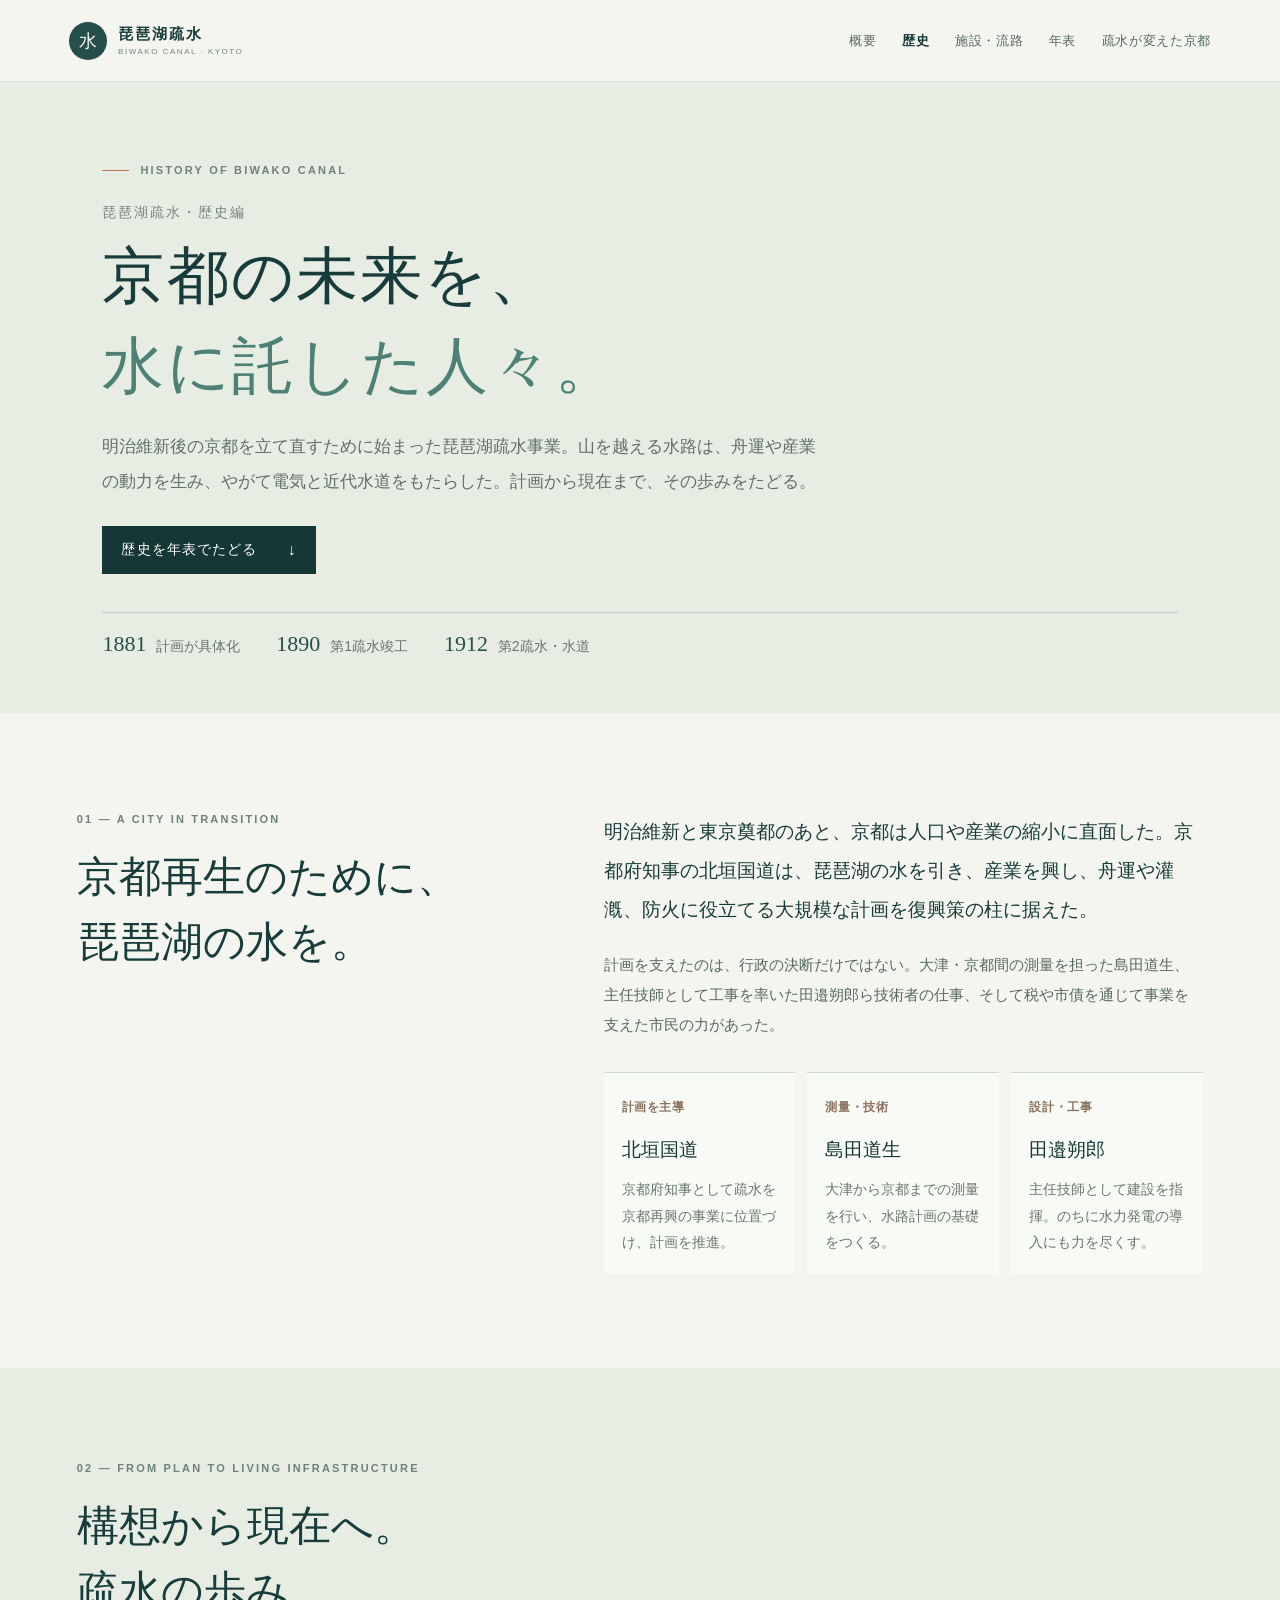
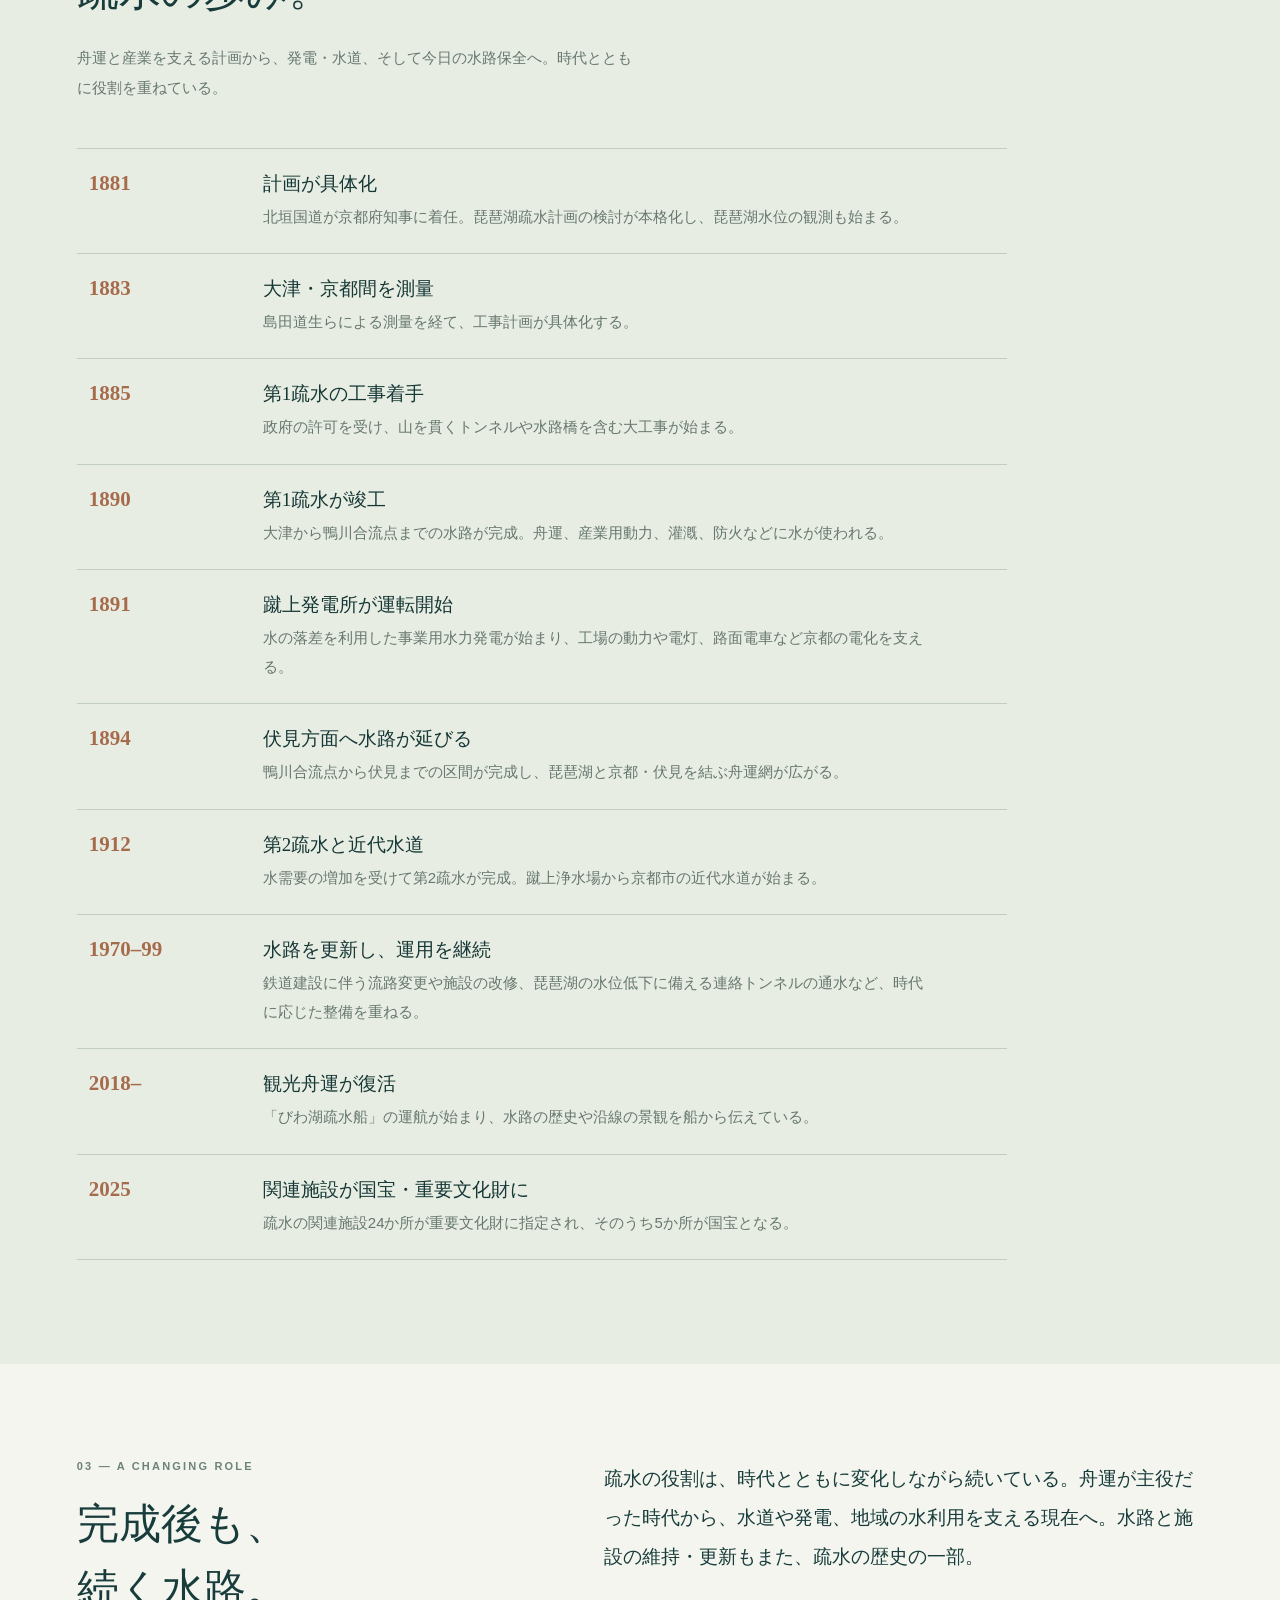
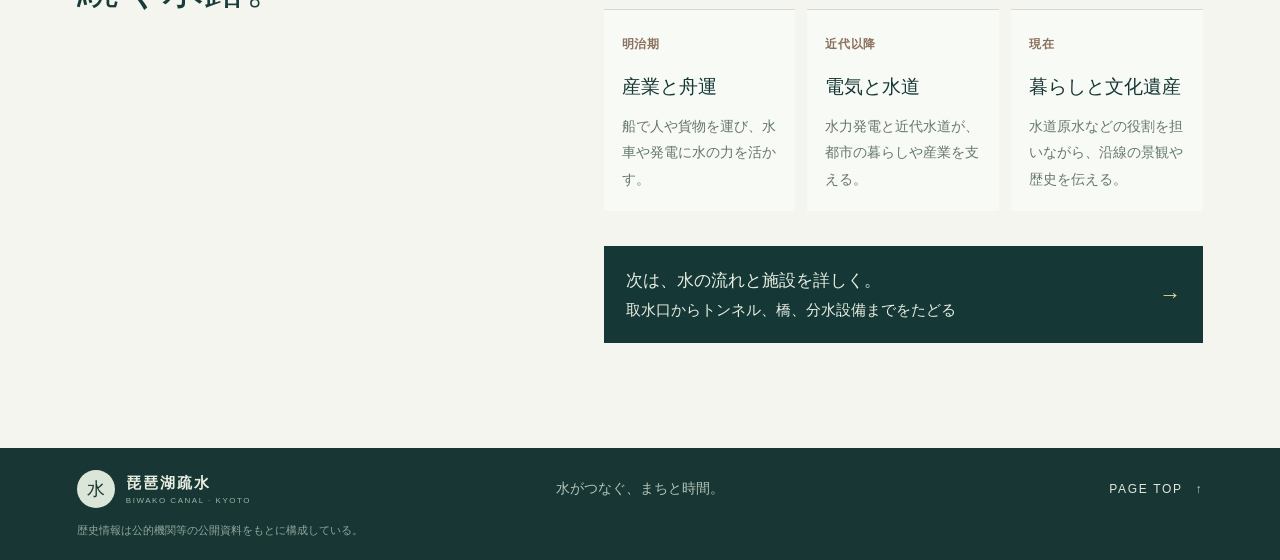
<file: history.html>
<!doctype html>
<html lang="ja">
<head>
  <meta charset="utf-8">
  <meta name="viewport" content="width=device-width, initial-scale=1">
  <meta name="theme-color" content="#f3f5ee">
  <meta name="description" content="京都の再生を目指した琵琶湖疏水の計画から、第1・第2疏水の完成、発電・水道、現在までの歴史を紹介する。">
  <title>琵琶湖疏水の歴史 — 琵琶湖疏水</title>
  <link rel="stylesheet" href="style.css?v=13">
  <link rel="stylesheet" href="history.css?v=1">
  <script src="script.js" defer></script>
</head>
<body class="history-page">
  <a class="skip-link" href="#main">本文へ移動</a>
  <header class="site-header">
    <a class="brand" href="index.html" aria-label="琵琶湖疏水トップ">
      <span class="brand-mark" aria-hidden="true">水</span>
      <span class="brand-name">琵琶湖疏水<small>BIWAKO CANAL · KYOTO</small></span>
    </a>
    <nav class="desktop-nav" aria-label="メインナビゲーション">
      <a href="index.html">概要</a>
      <a href="history.html" aria-current="page">歴史</a>
      <a href="facilities.html">施設・流路</a>
      <a href="#timeline">年表</a>
      <a href="#legacy">疏水が変えた京都</a>
    </nav>
    <details class="mobile-nav">
      <summary aria-label="ナビゲーションを開く"><span></span><span></span></summary>
      <nav aria-label="モバイルナビゲーション">
        <a href="index.html">琵琶湖疏水の概要</a>
        <a href="history.html" aria-current="page">歴史（このページ）</a>
        <a href="facilities.html">施設・流路</a>
        <a href="#timeline">年表</a>
        <a href="#legacy">疏水が変えた京都</a>
      </nav>
    </details>
  </header>

  <main id="main">
    <section class="history-hero">
      <p class="eyebrow"><span class="eyebrow-line"></span> HISTORY OF BIWAKO CANAL</p>
      <p class="history-overline">琵琶湖疏水・歴史編</p>
      <h1>京都の未来を、<br><em>水に託した人々。</em></h1>
      <p class="history-lead">明治維新後の京都を立て直すために始まった琵琶湖疏水事業。山を越える水路は、舟運や産業の動力を生み、やがて電気と近代水道をもたらした。計画から現在まで、その歩みをたどる。</p>
      <a class="button button-dark" href="#timeline">歴史を年表でたどる <span aria-hidden="true">↓</span></a>
      <div class="history-dates"><span><strong>1881</strong> 計画が具体化</span><span><strong>1890</strong> 第1疏水竣工</span><span><strong>1912</strong> 第2疏水・水道</span></div>
    </section>

    <section class="history-section history-background">
      <div class="history-section-heading">
        <p class="eyebrow">01 — A CITY IN TRANSITION</p>
        <h2>京都再生のために、<br>琵琶湖の水を。</h2>
      </div>
      <div class="history-copy">
        <p class="history-intro">明治維新と東京奠都のあと、京都は人口や産業の縮小に直面した。京都府知事の北垣国道は、琵琶湖の水を引き、産業を興し、舟運や灌漑、防火に役立てる大規模な計画を復興策の柱に据えた。</p>
        <p>計画を支えたのは、行政の決断だけではない。大津・京都間の測量を担った島田道生、主任技師として工事を率いた田邉朔郎ら技術者の仕事、そして税や市債を通じて事業を支えた市民の力があった。</p>
        <div class="history-people">
          <article><span>計画を主導</span><h3>北垣国道</h3><p>京都府知事として疏水を京都再興の事業に位置づけ、計画を推進。</p></article>
          <article><span>測量・技術</span><h3>島田道生</h3><p>大津から京都までの測量を行い、水路計画の基礎をつくる。</p></article>
          <article><span>設計・工事</span><h3>田邉朔郎</h3><p>主任技師として建設を指揮。のちに水力発電の導入にも力を尽くす。</p></article>
        </div>
      </div>
    </section>

    <section class="history-timeline-section" id="timeline">
      <div class="history-section-heading">
        <p class="eyebrow">02 — FROM PLAN TO LIVING INFRASTRUCTURE</p>
        <h2>構想から現在へ。<br>疏水の歩み。</h2>
        <p class="heading-note">舟運と産業を支える計画から、発電・水道、そして今日の水路保全へ。時代とともに役割を重ねている。</p>
      </div>
      <ol class="history-timeline">
        <li><span class="history-year">1881</span><div><h3>計画が具体化</h3><p>北垣国道が京都府知事に着任。琵琶湖疏水計画の検討が本格化し、琵琶湖水位の観測も始まる。</p></div></li>
        <li><span class="history-year">1883</span><div><h3>大津・京都間を測量</h3><p>島田道生らによる測量を経て、工事計画が具体化する。</p></div></li>
        <li><span class="history-year">1885</span><div><h3>第1疏水の工事着手</h3><p>政府の許可を受け、山を貫くトンネルや水路橋を含む大工事が始まる。</p></div></li>
        <li><span class="history-year">1890</span><div><h3>第1疏水が竣工</h3><p>大津から鴨川合流点までの水路が完成。舟運、産業用動力、灌漑、防火などに水が使われる。</p></div></li>
        <li><span class="history-year">1891</span><div><h3>蹴上発電所が運転開始</h3><p>水の落差を利用した事業用水力発電が始まり、工場の動力や電灯、路面電車など京都の電化を支える。</p></div></li>
        <li><span class="history-year">1894</span><div><h3>伏見方面へ水路が延びる</h3><p>鴨川合流点から伏見までの区間が完成し、琵琶湖と京都・伏見を結ぶ舟運網が広がる。</p></div></li>
        <li><span class="history-year">1912</span><div><h3>第2疏水と近代水道</h3><p>水需要の増加を受けて第2疏水が完成。蹴上浄水場から京都市の近代水道が始まる。</p></div></li>
        <li><span class="history-year">1970–99</span><div><h3>水路を更新し、運用を継続</h3><p>鉄道建設に伴う流路変更や施設の改修、琵琶湖の水位低下に備える連絡トンネルの通水など、時代に応じた整備を重ねる。</p></div></li>
        <li><span class="history-year">2018–</span><div><h3>観光舟運が復活</h3><p>「びわ湖疏水船」の運航が始まり、水路の歴史や沿線の景観を船から伝えている。</p></div></li>
        <li><span class="history-year">2025</span><div><h3>関連施設が国宝・重要文化財に</h3><p>疏水の関連施設24か所が重要文化財に指定され、そのうち5か所が国宝となる。</p></div></li>
      </ol>
    </section>

    <section class="history-section history-legacy" id="legacy">
      <div class="history-section-heading">
        <p class="eyebrow">03 — A CHANGING ROLE</p>
        <h2>完成後も、<br>続く水路。</h2>
      </div>
      <div class="history-copy">
        <p class="history-intro">疏水の役割は、時代とともに変化しながら続いている。舟運が主役だった時代から、水道や発電、地域の水利用を支える現在へ。水路と施設の維持・更新もまた、疏水の歴史の一部。</p>
        <div class="history-role-grid">
          <article><span>明治期</span><h3>産業と舟運</h3><p>船で人や貨物を運び、水車や発電に水の力を活かす。</p></article>
          <article><span>近代以降</span><h3>電気と水道</h3><p>水力発電と近代水道が、都市の暮らしや産業を支える。</p></article>
          <article><span>現在</span><h3>暮らしと文化遺産</h3><p>水道原水などの役割を担いながら、沿線の景観や歴史を伝える。</p></article>
        </div>
        <a class="history-next-link" href="facilities.html"><span><strong>次は、水の流れと施設を詳しく。</strong><br>取水口からトンネル、橋、分水設備までをたどる</span><span aria-hidden="true">→</span></a>
      </div>
    </section>
  </main>

  <footer class="site-footer">
    <a class="brand brand-footer" href="index.html"><span class="brand-mark" aria-hidden="true">水</span><span class="brand-name">琵琶湖疏水<small>BIWAKO CANAL · KYOTO</small></span></a>
    <p>水がつなぐ、まちと時間。</p>
    <a class="back-top" href="#main">PAGE TOP <span aria-hidden="true">↑</span></a>
    <small class="footer-credit">歴史情報は公的機関等の公開資料をもとに構成している。</small>
  </footer>
</body>
</html>
</file>
<file: style.css>
@charset "UTF-8";

:root {
  color-scheme: light;
  --paper: #f3f5ee;
  --paper-deep: #e8ede3;
  --ink: #183c3b;
  --ink-soft: #476260;
  --green: #264f4b;
  --green-dark: #153735;
  --water: #5d9f98;
  --water-light: #b5d6c9;
  --sand: #d7c69e;
  --rust: #bd7754;
  --line: rgba(24, 60, 59, .17);
  --serif: "Yu Mincho", "Hiragino Mincho ProN", "Noto Serif JP", serif;
  --sans: "Yu Gothic", "Hiragino Kaku Gothic ProN", "Noto Sans JP", sans-serif;
  font-family: var(--sans);
  color: var(--ink);
  background: var(--paper);
  scroll-behavior: smooth;
  scroll-padding-top: 92px;
}

* { box-sizing: border-box; }
body { margin: 0; min-width: 320px; background: var(--paper); }
a { color: inherit; }
button, summary { font: inherit; }
button { color: inherit; }
::selection { background: #b8d8c9; color: var(--green-dark); }

.skip-link { position: fixed; z-index: 20; left: 1rem; top: 1rem; padding: .7rem 1rem; background: white; transform: translateY(-180%); }
.skip-link:focus { transform: translateY(0); }
.site-header { height: 82px; padding: 0 5.4vw; display: flex; justify-content: space-between; align-items: center; background: rgba(243, 245, 238, .95); position: sticky; top: 0; z-index: 10; border-bottom: 1px solid rgba(24, 60, 59, .09); backdrop-filter: blur(14px); }
.brand { display: inline-flex; gap: 11px; align-items: center; text-decoration: none; }
.brand-mark { width: 38px; height: 38px; display: grid; place-items: center; border-radius: 50%; color: var(--paper); background: var(--green); font-family: var(--serif); font-size: 18px; }
.brand-name { font-family: var(--serif); font-size: 15px; letter-spacing: .13em; font-weight: 700; }
.brand-name small { display: block; margin-top: 3px; font: 8px var(--sans); color: #728581; letter-spacing: .19em; }
.desktop-nav { height: 100%; display: flex; align-items: center; gap: clamp(20px, 3vw, 46px); }
.desktop-nav a { color: #526966; font-size: 11px; letter-spacing: .05em; text-decoration: none; transition: color .2s; }
.desktop-nav a:hover, .desktop-nav a:focus-visible { color: var(--rust); }
.mobile-nav { display: none; }

.hero { min-height: 608px; padding: 66px 8vw 27px; position: relative; display: grid; grid-template-columns: .9fr 1.1fr; align-items: center; overflow: hidden; background: var(--paper); }
.hero::before { content: ""; position: absolute; left: -120px; bottom: 40px; width: 420px; height: 420px; border: 1px solid rgba(24, 60, 59, .08); border-radius: 50%; box-shadow: 0 0 0 36px rgba(24,60,59,.025), 0 0 0 72px rgba(24,60,59,.02); }
.hero-copy { position: relative; z-index: 1; max-width: 510px; padding-bottom: 42px; }
.eyebrow { display: flex; align-items: center; gap: 11px; color: #6d827a; font-size: 9px; letter-spacing: .2em; font-weight: 700; }
.eyebrow-line { display: inline-block; width: 27px; height: 1px; background: var(--rust); }
h1, h2, h3, p { margin-top: 0; }
h1, h2, h3, h4 { text-wrap: balance; }
h1 br, h2 br { display: block; }
.hero h1 { margin: 25px 0 20px; font-family: var(--serif); font-weight: 500; font-size: clamp(44px, 4.7vw, 64px); line-height: 1.34; letter-spacing: .035em; }
.hero h1 em { color: #4e8176; font-style: normal; }
.hero-lead { max-width: 435px; color: #60716c; font-size: 13px; line-height: 2.15; letter-spacing: .04em; }
.button { display: inline-flex; min-height: 48px; align-items: center; gap: 30px; padding: 0 19px; text-decoration: none; font-size: 11px; letter-spacing: .08em; transition: transform .2s, background .2s; }
.button:hover { transform: translateY(-2px); }
.button-dark { margin-top: 14px; color: white; background: var(--green-dark); }
.button-dark:hover { background: #2f625b; }
.button span { font-size: 16px; }
.hero-note { margin: 30px 0 0; color: #788983; font-size: 9px; letter-spacing: .12em; }
.hero-note i { display: inline-block; width: 3px; height: 3px; margin: 0 9px 2px; border-radius: 50%; background: var(--rust); }
.hero-art { height: 465px; max-width: 690px; width: 100%; position: relative; justify-self: end; align-self: center; }
.hero-art svg { width: 100%; height: 100%; position: absolute; inset: 0; filter: drop-shadow(0 18px 20px rgba(24,60,59,.1)); }
.art-sun { position: absolute; width: 130px; height: 130px; border-radius: 50%; background: #e6c989; right: 20%; top: 3%; opacity: .82; }
.art-label { position: absolute; z-index: 1; font-family: var(--serif); letter-spacing: .17em; font-size: 12px; }
.art-label-lake { left: 1%; bottom: 26%; color: #47746e; }
.art-label-city { right: 6%; top: 39%; color: #315653; }
.art-caption { position: absolute; right: 4%; bottom: 1%; color: #70827a; font-size: 9px; line-height: 1.8; letter-spacing: .06em; }
.art-stamp { position: absolute; right: 1%; top: 5%; width: 64px; height: 64px; display: grid; place-content: center; transform: rotate(8deg); border: 1px solid rgba(162, 95, 70, .65); border-radius: 50%; color: #a3624d; text-align: center; font-family: var(--serif); font-size: 10px; line-height: 1.5; }
.hero-bottom { grid-column: 1 / -1; display: flex; justify-content: space-between; border-top: 1px solid var(--line); padding-top: 16px; color: #82908a; font-size: 8px; letter-spacing: .17em; }
.fact-strip { min-height: 117px; display: grid; grid-template-columns: repeat(4, 1fr); align-items: center; padding: 20px 12vw; color: #e8efe8; background: var(--green-dark); }
.fact-strip>div { padding: 0 24px; border-left: 1px solid rgba(226, 237, 225, .2); }
.fact-strip>div:first-child { border-left: 0; }
.fact-number { display: block; font-family: var(--serif); font-size: 28px; letter-spacing: .05em; }
.fact-number small { font: 11px var(--sans); color: #b3c8bb; }
.fact-label { display: block; margin-top: 3px; color: #adc0b6; font-size: 9px; letter-spacing: .08em; }

.section { max-width: 1240px; margin: 0 auto; padding: 115px 6vw; }
.section-heading { max-width: 420px; }
.section-heading .eyebrow, .sources-heading .eyebrow { margin-bottom: 22px; }
.section-heading h2, .sources-heading h2 { margin: 0; font-family: var(--serif); font-size: clamp(32px, 3.5vw, 42px); line-height: 1.55; letter-spacing: .035em; font-weight: 500; }
.section-heading .story-heading { font-size: clamp(30px, 2.5vw, 36px); }
.story-heading br { display: block; }
.heritage-heading br { display: block; }
.heading-note { margin-top: 19px; color: #667772; font-size: 12px; line-height: 2; }
.story-section { display: grid; grid-template-columns: .8fr 1.2fr; gap: 7vw; }
.story-content { padding-top: 4px; }
.intro-copy { max-width: 650px; margin: 0 0 44px; font-family: var(--serif); font-size: 18px; line-height: 2.1; letter-spacing: .03em; }
.story-columns { display: grid; grid-template-columns: repeat(3, 1fr); gap: 23px; }
.story-columns article { border-top: 1px solid var(--line); padding-top: 17px; }
.mini-number { color: var(--rust); font: 11px Georgia, serif; letter-spacing: .16em; }
.story-columns h3 { margin: 15px 0 10px; font-family: var(--serif); font-size: 15px; }
.story-columns p { margin: 0; color: #6c7973; font-size: 10px; line-height: 2; }
.quote-card { position: relative; display: flex; flex-direction: column; justify-content: center; min-height: 160px; margin-top: 40px; padding: 28px 40px; color: #e9efe5; background: #456d65; overflow: hidden; }
.quote-card::after { content: ""; position: absolute; width: 210px; height: 210px; border: 1px solid rgba(255,255,255,.16); border-radius: 50%; right: 8%; top: 45px; box-shadow: 0 0 0 22px rgba(255,255,255,.04), 0 0 0 45px rgba(255,255,255,.035); }
.quote-card>span { position: absolute; top: 8px; left: 20px; color: #c6d7c7; font: 62px Georgia, serif; opacity: .7; }
.quote-card p { z-index: 1; margin: 0 0 10px; font-family: var(--serif); font-size: 21px; line-height: 1.7; }
.quote-card small { z-index: 1; color: #d0ddd1; font-size: 9px; letter-spacing: .12em; }

.route-section { background: #e8ede3; }
.section-route { padding-top: 80px; padding-bottom: 80px; }
.section-route>.section-heading { margin-bottom: 24px; }
.route-tabs { display: flex; gap: 4px; padding: 4px; border: 1px solid rgba(24,60,59,.13); width: fit-content; }
.route-tab { min-width: 94px; padding: 10px 14px; border: 0; color: #6b7b75; background: transparent; font-size: 10px; cursor: pointer; }
.route-tab.is-active { color: #f4f5eb; background: var(--green); }
.route-tab:focus-visible, .button:focus-visible, a:focus-visible, summary:focus-visible { outline: 2px solid var(--rust); outline-offset: 3px; }
.route-card { display: grid; grid-template-columns: minmax(0, 1.25fr) minmax(300px, .75fr); margin-top: 18px; background: var(--paper); }
.route-map { min-width: 0; display: flex; flex-direction: column; align-items: center; justify-content: center; padding: 16px; background: #dce6da; }
.route-map svg { width: 100%; max-width: 660px; overflow: visible; }
.map-hill { fill: #b7c9b8; opacity: .67; }
.map-lake { fill: #b6d6d8; }
.map-river { fill: none; stroke: #b6d6d8; stroke-width: 7; }
.map-route { fill: none; stroke-linecap: round; stroke-linejoin: round; transition: opacity .3s, stroke-width .3s; }
.route-first { stroke: #438179; stroke-width: 7; }
.route-second { stroke: #bd7754; stroke-width: 5; stroke-dasharray: 2 9; }
.route-connector { stroke: #9c5e87; stroke-width: 4; stroke-dasharray: 5 7; }
.route-branch { stroke: #879751; stroke-width: 6; }
.map-route:not(.is-selected) { opacity: .65; }
.map-route.is-selected { opacity: 1; stroke-width: 9; }
.route-connector.is-selected { stroke-width: 6; }
.map-points circle { fill: #e9e8d4; stroke: #3f6861; stroke-width: 3; }
.map-labels { fill: #263f38; font-family: var(--sans); font-size: 20px; font-weight: 600; }
.map-caption { width: 100%; max-width: 660px; margin-top: 9px; color: #344f46; font-size: 8px; line-height: 1.6; }
.route-info { display: flex; flex-direction: column; justify-content: center; padding: 32px 30px; }
.route-kicker { color: #8c9c8e; font-size: 8px; letter-spacing: .13em; }
.route-info h3 { margin: 12px 0 8px; font-family: var(--serif); font-size: 24px; font-weight: 500; }
.route-info>p { color: #64756f; font-size: 10px; line-height: 1.9; }
.route-stats { display: flex; gap: 22px; margin: 8px 0 12px; }
.route-stats div { display: flex; flex-direction: column; }
.route-stats strong { font-family: var(--serif); font-size: 21px; font-weight: 500; }
.route-stats span { color: #7d8a82; font-size: 8px; }
.route-info .route-note { margin: 0; padding-top: 10px; border-top: 1px solid var(--line); font-size: 9px; }
.route-legend { display: flex; flex-wrap: wrap; align-items: center; gap: 19px; padding: 17px 0; color: #6d7d74; font-size: 8px; }
.route-legend>span:not(.legend-watermark) { display: flex; align-items: center; gap: 6px; }
.legend-line { width: 19px; height: 3px; display: inline-block; border-radius: 3px; }
.legend-line.first { background: #438179; }.legend-line.second { background: #bd7754; }.legend-line.connector { background: #9c5e87; }.legend-line.branch { background: #879751; }
@media (max-width: 1100px) { .route-card { grid-template-columns: 1fr; } }
.legend-watermark { margin-left: auto; color: #90a097; font-family: var(--serif); font-size: 12px; letter-spacing: .1em; }
.route-callout { display: flex; gap: 16px; align-items: center; border-top: 1px solid var(--line); padding-top: 17px; }
.callout-icon { flex: 0 0 32px; height: 32px; display: grid; place-items: center; border: 1px solid #a9b9a7; border-radius: 50%; color: #738b6e; }
.route-callout p { margin: 0; color: #75817b; font-size: 9px; line-height: 1.8; }
.route-callout strong { color: var(--ink); }

.engineering-section { padding-top: 110px; padding-bottom: 104px; }
.engineering-section .section-heading { max-width: 690px; margin-bottom: 44px; }
.engineering-section .heading-note { max-width: 440px; }
.landmark-grid { display: grid; grid-template-columns: repeat(3, 1fr); gap: 16px; }
.landmark-card { display: grid; grid-template-columns: 1fr; background: #fffefa; border: 1px solid rgba(24,60,59,.08); }
.landmark-dark { color: #edf0e4; background: var(--green-dark); }
.landmark-visual { height: 145px; position: relative; overflow: hidden; background: #dce6d8; }
.landmark-dark .landmark-visual { background: #31534d; }
.visual-index { position: absolute; right: 14px; top: 12px; color: rgba(24,60,59,.45); font: 13px Georgia, serif; }
.landmark-dark .visual-index { color: rgba(240,244,230,.48); }
.landmark-copy { min-height: 190px; padding: 20px 22px 18px; }
.card-category { color: #789389; font-size: 8px; letter-spacing: .17em; }
.landmark-dark .card-category { color: #b1c9b8; }
.landmark-copy h3 { margin: 10px 0; font-family: var(--serif); font-weight: 500; font-size: 20px; }
.landmark-copy p { min-height: 57px; margin-bottom: 13px; color: #73817b; font-size: 9px; line-height: 1.9; }
.landmark-dark .landmark-copy p { color: #cad7ca; }
.card-data { display: inline-block; padding-top: 10px; border-top: 1px solid var(--line); color: #9b765d; font-size: 8px; letter-spacing: .04em; }
.landmark-dark .card-data { border-color: rgba(255,255,255,.2); color: #d6c49c; }
.tunnel-art { background: radial-gradient(ellipse at 52% 105%, #8fb4a4 0 20%, #567c6d 21% 42%, transparent 43%), linear-gradient(145deg,#ced8c5,#718f7c); }
.tunnel-mouth { position: absolute; width: 108px; height: 80px; bottom: -7px; left: calc(50% - 54px); border: 7px solid #d9d0b6; border-bottom: 0; border-radius: 60px 60px 0 0; background: #213f3c; box-shadow: 0 0 0 10px rgba(235,228,204,.26); }
.tunnel-mouth::after { content: ""; position: absolute; bottom: 0; left: -12px; width: 110px; height: 5px; background: #8cc2b3; }
.aqueduct-art { background: linear-gradient(150deg,#dfe6d8,#afc5b1); }
.arch-row { position: absolute; left: 9%; right: 9%; bottom: 5px; height: 80px; display: flex; align-items: end; gap: 6px; border-top: 8px solid #b97552; border-bottom: 9px solid #a8684d; }
.arch-row i { flex: 1; height: 62px; border: 7px solid #b97552; border-bottom: 0; border-radius: 35px 35px 0 0; background: #dfe6d8; }
.arch-row::before { content: ""; position: absolute; height: 7px; left: -5%; right: -5%; top: -17px; background: #bd805c; }
.incline-art { background: linear-gradient(160deg,#e4e3cf,#a7bca9); }
.rail { position: absolute; left: 16%; bottom: -25px; width: 8px; height: 190px; transform: rotate(44deg); transform-origin: bottom; background: #496b62; box-shadow: 10px 0 #d5c8a8; }
.rail-two { left: 48%; }
.incline-art::after { content: ""; position: absolute; left: 19%; right: 11%; bottom: 24px; height: 11px; background: repeating-linear-gradient(90deg,#8e7159 0 3px,transparent 3px 13px); transform: rotate(-44deg); }
.lock-art { background: linear-gradient(180deg,#d8e5d5 0 54%,#8bb4a6 54%); }
.lock-gate { position: absolute; width: 48%; height: 65%; left: 26%; bottom: -2px; border: 8px solid #50695a; border-bottom: 0; background: repeating-linear-gradient(90deg,transparent 0 18px,#637960 18px 23px); }
.lock-gate::before { content: ""; position: absolute; top: 0; left: -22%; width: 136%; height: 9px; background: #9e7e5e; }
.power-art { display: grid; place-items: center; background: radial-gradient(circle,#517c6c,#254843 70%); }
.power-wheel { width: 82px; height: 82px; display: grid; place-items: center; border: 1px solid #d4c397; border-radius: 50%; color: #d4c397; font-size: 46px; }
.gate-art { background: linear-gradient(180deg,#d8e1d2 0 56%,#99bdb0 56%); }
.gate-building { position: absolute; left: 28%; bottom: 0; width: 44%; height: 74%; border: 7px solid #8b795d; border-bottom: 0; background: linear-gradient(90deg,#eef0dc 0 40%,#8ca597 40% 47%,#eef0dc 47% 100%); }
.gate-building::before { content: ""; position: absolute; left: -19%; right: -19%; top: -14px; height: 12px; background: #9e8968; }
.engineering-note { display: flex; gap: 28px; align-items: baseline; margin-top: 34px; padding: 18px 20px; border-left: 2px solid var(--rust); background: #e9ede4; }
.engineering-note span { flex: 0 0 auto; font-family: var(--serif); font-size: 12px; }
.engineering-note p { margin: 0; color: #718078; font-size: 9px; line-height: 1.9; }

.water-uses { color: #e9eee5; background: #193c3a; }
.uses-inner { display: grid; grid-template-columns: .7fr 1.3fr; gap: 7vw; }
.water-uses .eyebrow { color: #9eb8a7; }
.water-uses .section-heading h2 { color: #edf0e5; }
.water-uses .heading-note { color: #afc0b4; }
.uses-content { display: grid; grid-template-columns: 1.15fr .85fr; gap: 30px; align-items: center; }
.use-list article { display: grid; grid-template-columns: 38px 1fr 32px; gap: 10px; padding: 17px 0; border-bottom: 1px solid rgba(235,243,229,.17); }
.use-number { padding-top: 2px; color: #a9c3b2; font: 11px Georgia, serif; }
.use-list h3 { margin: 0 0 5px; font-family: var(--serif); font-size: 15px; font-weight: 500; }
.use-list p { margin: 0; color: #b8c7bb; font-size: 9px; line-height: 1.9; }
.use-symbol { align-self: center; color: #a9c6b2; font-family: var(--serif); font-size: 20px; text-align: center; }
.water-stat-card { padding: 28px 23px; color: var(--ink); background: #e2e8da; }
.stat-overline { color: #779086; font-size: 8px; letter-spacing: .16em; }
.stat-head { margin: 14px 0 0; font-family: var(--serif); font-size: 15px; line-height: 1.7; }
.stat-total { display: block; margin: 7px 0 20px; font-family: var(--serif); font-size: 26px; font-weight: 500; }
.stat-total small { font: 9px var(--sans); color: #71817a; }
.capacity-bars>div { display: grid; grid-template-columns: 56px 1fr 55px; gap: 8px; align-items: center; margin: 12px 0; font-size: 8px; }
.capacity-bars>div>span { color: #64766d; }
.capacity-bars>div>strong { font-size: 8px; text-align: right; }
.capacity-bars i { height: 5px; display: block; background: #c5d2c5; }
.capacity-bars b { width: var(--bar); height: 100%; display: block; background: #598a7c; }
.stat-footnote { display: block; margin-top: 18px; padding-top: 12px; border-top: 1px solid rgba(24,60,59,.16); color: #7a8980; font-size: 8px; line-height: 1.8; }

.timeline-section { padding-top: 108px; padding-bottom: 112px; }
.timeline-section .section-heading { max-width: 650px; margin-bottom: 50px; }
.timeline-section .heading-note { max-width: 430px; }
.timeline { display: grid; grid-template-columns: repeat(6,1fr); position: relative; }
.timeline::before { content: ""; position: absolute; left: 0; right: 0; top: 8px; height: 1px; background: #bac8b9; }
.timeline article { position: relative; padding: 31px 17px 0 0; }
.timeline article::before { content: ""; position: absolute; top: 3px; left: 0; width: 10px; height: 10px; border: 2px solid var(--paper); border-radius: 50%; background: #63877b; box-shadow: 0 0 0 1px #63877b; }
.timeline article>span { color: #a7664b; font: 13px Georgia, serif; letter-spacing: .06em; }
.timeline h3 { margin: 11px 0 8px; font-family: var(--serif); font-size: 13px; font-weight: 500; }
.timeline p { margin: 0; color: #77837c; font-size: 8px; line-height: 1.9; }
.timeline-caption { margin: 33px 0 0; color: #8b978e; font-size: 9px; letter-spacing: .07em; }

.heritage-section { color: #edf0e5; background: #31564e; }
.heritage-inner { display: grid; grid-template-columns: .8fr 1.2fr; gap: 7vw; }
.heritage-section .eyebrow { color: #b3c7b6; }
.heritage-section .section-heading h2 { color: #f0f0e5; }
.heritage-section .heading-note { color: #cfdbce; }
.treasure-banner { display: grid; grid-template-columns: 70px 1fr auto; align-items: center; gap: 22px; padding: 30px 28px; background: #21443f; }
.treasure-seal { width: 58px; height: 58px; display: grid; place-content: center; border: 1px solid #d2b77e; border-radius: 50%; color: #e0cd9b; text-align: center; font-family: var(--serif); font-size: 16px; line-height: 1.25; }
.treasure-banner>div:nth-child(2)>span { color: #b8c5a5; font-size: 8px; letter-spacing: .15em; }
.treasure-banner h3 { margin: 9px 0; font-family: var(--serif); font-size: 20px; line-height: 1.6; font-weight: 500; }
.treasure-banner p { margin: 0; color: #bdcfc0; font-size: 9px; line-height: 1.8; }
.treasure-count { display: grid; grid-template-columns: auto auto; column-gap: 7px; align-items: baseline; padding-left: 17px; border-left: 1px solid rgba(236,240,223,.2); }
.treasure-count strong { color: #e4d09a; font: 28px Georgia,serif; }
.treasure-count span { color: #c2d1c1; font-size: 8px; }
.treasure-count i { grid-column: 1 / -1; height: 1px; margin: 6px 0; background: rgba(236,240,223,.2); }
.heritage-list-wrap { margin-top: 27px; }
.heritage-list-wrap>h3 { font-family: var(--serif); font-size: 14px; font-weight: 500; }
.treasure-list { display: grid; grid-template-columns: repeat(5, 1fr); gap: 8px; margin: 0; padding: 0; list-style: none; }
.treasure-list li { min-height: 86px; padding: 13px 11px; color: #223e3a; background: #e2e7d9; font-family: var(--serif); font-size: 11px; line-height: 1.7; }
.treasure-list span { display: block; margin-bottom: 5px; color: #a66b4c; font: 9px Georgia,serif; }
.important-list { margin-top: 16px; border-top: 1px solid rgba(236,240,223,.2); border-bottom: 1px solid rgba(236,240,223,.2); }
.important-list summary { padding: 14px 0; color: #e6eadb; cursor: pointer; font-size: 10px; list-style: none; }
.important-list summary::-webkit-details-marker { display: none; }
.important-list summary::after { content: "+"; float: right; color: #dbc994; font-size: 17px; }
.important-list[open] summary::after { content: "−"; }
.important-list p { margin: 0 0 10px; color: #c2d0c2; font-size: 9px; }
.important-list ul { display: grid; grid-template-columns: repeat(3,1fr); gap: 5px 15px; margin: 0 0 18px; padding-left: 16px; color: #d4dfd2; font-size: 8px; line-height: 1.8; }
.heritage-badges { display: flex; flex-wrap: wrap; gap: 7px; margin-top: 20px; }
.heritage-badges span { padding: 7px 10px; border: 1px solid rgba(226,236,220,.34); color: #d5e0d0; font-size: 8px; }

.visit-section { color: #f1f0e7; background: #9a634a; overflow: hidden; }
.visit-inner { display: grid; grid-template-columns: 1.1fr .9fr; align-items: center; gap: 5vw; padding-top: 91px; padding-bottom: 91px; }
.visit-section .eyebrow { color: #f0d6bc; }
.visit-copy h2 { margin: 20px 0; font-family: var(--serif); font-size: clamp(35px, 4vw, 50px); line-height: 1.5; font-weight: 500; }
.visit-heading br { display: block; }
.visit-copy>p:not(.eyebrow):not(.visit-warning) { max-width: 460px; color: #f2dfcc; font-size: 11px; line-height: 2; }
.button-light { margin-top: 14px; color: #794a37; background: #f1e8d6; }
.button-light:hover { background: white; }
.visit-warning { margin: 15px 0 0; color: #ead0b9; font-size: 8px; line-height: 1.8; }
.visit-path { height: 245px; position: relative; display: flex; justify-content: space-between; align-items: start; padding-top: 5px; color: #f2e5cd; font-family: var(--serif); font-size: 12px; }
.visit-path>i { position: relative; z-index: 1; top: 4px; width: 5px; height: 5px; border: 1px solid #f2e5cd; border-radius: 50%; background: #9a634a; }
.visit-path svg { position: absolute; width: 100%; left: 0; top: 25px; color: #e7c6a5; overflow: visible; }

.sources-section { display: grid; grid-template-columns: .8fr 1.2fr; gap: 6vw; padding-top: 96px; padding-bottom: 76px; }
.sources-heading h2 br { display: block; }
.sources-heading h2 { font-size: 30px; }
.sources-heading>p:last-child { max-width: 260px; margin-top: 15px; color: #78847d; font-size: 9px; line-height: 1.9; }
.source-links { display: grid; grid-template-columns: repeat(3,1fr); gap: 1px; background: var(--line); border: 1px solid var(--line); }
.source-links a { min-height: 90px; position: relative; display: flex; flex-direction: column; justify-content: space-between; padding: 13px; background: var(--paper); text-decoration: none; transition: background .2s; }
.source-links a:hover { background: #e8ede3; }
.source-links a>span { color: #a16a4e; font: 9px Georgia,serif; }
.source-links strong { font-size: 8px; line-height: 1.7; font-weight: 500; }
.source-links i { position: absolute; right: 12px; bottom: 12px; color: #71877b; font-style: normal; font-size: 12px; }
.source-caveat { grid-column: 2; margin: -4vw 0 0; color: #8b968f; font-size: 8px; line-height: 1.8; }
.site-footer { min-height: 100px; display: grid; grid-template-columns: 1fr auto 1fr; align-items: center; gap: 15px; padding: 22px 6vw; color: #e2e9dd; background: #173634; }
.brand-footer .brand-mark { color: #173634; background: #dce6d8; }
.brand-footer .brand-name { color: #e8eee2; }
.brand-footer .brand-name small { color: #9eb2a4; }
.site-footer>p { margin: 0; color: #b3c4b6; font-family: var(--serif); font-size: 12px; }
.back-top { justify-self: end; text-decoration: none; font-size: 8px; letter-spacing: .14em; }
.back-top span { margin-left: 8px; color: #c0d4bd; }
.footer-credit { grid-column: 1 / -1; color: #90a69b; font-size: 8px; }

.desktop-nav { gap: clamp(14px, 2vw, 28px); }
.desktop-nav a { font-size: 13px; }
.desktop-nav a[aria-current="page"], .mobile-nav nav a[aria-current="page"] { color: var(--green-dark); font-weight: 700; }
.pillar-section { max-width: 1360px; margin: 0 auto; padding: 72px 6vw 92px; }
.pillar-intro { max-width: 920px; margin-bottom: 31px; }
.pillar-intro .eyebrow { margin-bottom: 15px; }
.pillar-intro h2 { margin: 0 0 14px; font-family: var(--serif); font-size: clamp(30px, 3.3vw, 40px); font-weight: 500; line-height: 1.5; }
.pillar-intro>p:last-child { max-width: 620px; margin: 0; color: #61736c; font-size: 16px; line-height: 2; }
.pillar-grid { display: grid; grid-template-columns: repeat(2, minmax(0, 1fr)); gap: 16px; }
.pillar-card { min-height: 210px; display: flex; flex-direction: column; align-items: flex-start; padding: 26px; border: 1px solid var(--line); background: #fbfbf6; text-decoration: none; transition: transform .2s, background .2s, border-color .2s; }
.pillar-card:hover, .pillar-card:focus-visible { transform: translateY(-3px); border-color: #8ca99a; background: #fffefa; }
.pillar-number { color: #8a765c; font-size: 11px; font-weight: 700; letter-spacing: .12em; }
.pillar-card h3 { margin: 20px 0 8px; font-family: var(--serif); font-size: 22px; font-weight: 500; }
.pillar-card p { margin: 0 0 18px; color: #64746c; font-size: 14px; line-height: 1.9; }
.pillar-link { display: flex; justify-content: space-between; gap: 18px; width: 100%; margin-top: auto; padding-top: 12px; border-top: 1px solid var(--line); color: var(--green); font-size: 14px; font-weight: 600; }
.pillar-link span { color: var(--rust); }

.eyebrow { font-size: 11px; }
.hero-lead { font-size: 16px; }
.art-caption { padding: 8px 10px; color: #f3f5ee; background: rgba(24, 60, 59, .78); }
.hero-note, .art-caption { font-size: 12px; }
.button { font-size: 14px; }
.fact-label { font-size: 12px; }
.heading-note { font-size: 15px; }
.intro-copy { font-size: 19px; }
.story-columns h3 { font-size: 18px; }
.story-columns p { font-size: 14px; }
.quote-card small { font-size: 12px; }
.route-tab { font-size: 13px; }
.map-caption, .route-stats span { font-size: 11px; }
.route-info>p { font-size: 14px; }
.route-kicker, .card-category { font-size: 11px; }
.route-info .route-note, .route-callout p { font-size: 14px; }
.route-legend { font-size: 12px; }
.landmark-copy p { font-size: 14px; }
.card-data { font-size: 11px; }
.use-list article p, .timeline article p { font-size: 14px; }
.timeline h3 { font-size: 16px; }
.stat-footnote { font-size: 12px; }
.visit-copy>p:not(.eyebrow):not(.visit-warning) { font-size: 14px; }
.visit-warning { font-size: 13px; }
.sources-heading>p:last-child { font-size: 14px; }
.source-links strong { font-size: 12px; }
.source-links a>span { font-size: 11px; }
.source-caveat { font-size: 13px; }
.mobile-nav nav a { font-size: 15px; }
.site-footer>p { font-size: 14px; }
.back-top, .footer-credit { font-size: 11px; }

@media (min-width: 1440px) {
  .hero { padding-right: max(8vw, calc((100vw - 1240px)/2)); padding-left: max(8vw, calc((100vw - 1240px)/2)); }
}
@media (max-width: 1000px) {
  .hero { padding-left: 6vw; padding-right: 6vw; grid-template-columns: .95fr 1.05fr; }
  .hero-art { height: 400px; }
  .section { padding-left: 5vw; padding-right: 5vw; }
  .story-section, .section-route, .uses-inner, .heritage-inner { gap: 5vw; }
  .landmark-grid { gap: 11px; }
  .landmark-copy { padding: 18px 15px; }
  .uses-content { gap: 19px; }
  .treasure-banner { gap: 14px; padding: 24px 18px; }
  .pillar-section { padding-right: 5vw; padding-left: 5vw; }
}
@media (max-width: 760px) {
  :root { scroll-padding-top: 72px; }
  h1 br, h2 br { display: none; }
  .story-heading br, .heritage-heading br, .visit-heading br { display: block; }
  .site-header { height: 68px; padding: 0 5vw; }
  .desktop-nav { display: none; }
  .mobile-nav { display: block; position: relative; }
  .mobile-nav summary { width: 42px; height: 42px; display: grid; align-content: center; justify-items: center; gap: 6px; cursor: pointer; list-style: none; }
  .mobile-nav summary::-webkit-details-marker { display: none; }
  .mobile-nav summary span { width: 20px; height: 1px; background: var(--green); transition: transform .2s; }
  .mobile-nav[open] summary span:first-child { transform: translateY(3.5px) rotate(45deg); }
  .mobile-nav[open] summary span:last-child { transform: translateY(-3.5px) rotate(-45deg); }
  .mobile-nav nav { position: absolute; top: 54px; right: -8px; width: min(260px, 88vw); display: grid; padding: 9px 17px; background: #f7f8f2; border: 1px solid var(--line); box-shadow: 0 12px 25px rgba(22,50,45,.12); }
  .mobile-nav nav a { padding: 13px 3px; border-bottom: 1px solid var(--line); color: var(--ink-soft); text-decoration: none; font-size: 12px; }
  .mobile-nav nav a:last-child { border-bottom: 0; }
  .hero { min-height: unset; padding: 54px 7vw 24px; grid-template-columns: 1fr; }
  .hero-copy { padding-bottom: 0; }
  .hero h1 { margin: 20px 0 12px; font-size: clamp(43px, 10vw, 68px); }
  .hero-lead { max-width: 540px; font-size: 15px; }
  .hero-art { justify-self: center; height: min(65vw, 380px); min-height: 260px; margin-top: 8px; }
  .hero-bottom { margin-top: 16px; }
  .fact-strip { grid-template-columns: repeat(2,1fr); padding: 17px 7vw; }
  .fact-strip>div { padding: 13px 16px; }
  .fact-strip>div:nth-child(odd) { border-left: 0; }
  .fact-number { font-size: 24px; }
  .section { padding: 78px 7vw; }
  .pillar-section { padding: 64px 7vw 72px; }
  .pillar-grid { grid-template-columns: 1fr; gap: 10px; }
  .pillar-card { min-height: 0; padding: 21px; }
  .pillar-card h3 { margin-top: 13px; }
  .story-section, .section-route, .uses-inner, .heritage-inner, .sources-section { grid-template-columns: 1fr; gap: 32px; }
  .section-heading h2 { font-size: 37px; }
  .section-heading .story-heading { font-size: clamp(26px, 8vw, 31px); }
  .story-content { padding: 0; }
  .intro-copy { font-size: 16px; }
  .story-columns { gap: 15px; }
  .quote-card { min-height: 140px; margin-top: 28px; }
  .section-route { gap: 25px; }
  .route-card { grid-template-columns: 1fr; }
  .route-map { padding: 15px 12px 10px; }
  .route-info { padding: 22px; }
  .route-tab { min-width: 0; flex: 1; }
  .route-tabs { width: 100%; }
  .route-legend { gap: 12px; }
  .legend-watermark { width: 100%; margin: 2px 0 0; }
ing-section .section-heading { margin-bottom: 28px; }
  .landmark-grid { grid-template-columns: repeat(2,1fr); gap: 10px; }
  .landmark-visual { height: 120px; }
  .landmark-copy { min-height: 200px; padding: 16px 13px; }
  .landmark-copy h3 { font-size: 17px; }
  .engineering-note { display: block; }
  .engineering-note p { margin-top: 9px; }
  .uses-content { grid-template-columns: 1fr; }
  .water-stat-card { max-width: 440px; }
  .timeline { grid-template-columns: repeat(3,1fr); row-gap: 25px; }
  .timeline::before { display: none; }
  .timeline article { border-top: 1px solid #bac8b9; padding-top: 17px; }
  .timeline article::before { top: -5px; }
  .treasure-banner { grid-template-columns: 52px 1fr; }
  .treasure-seal { width: 48px; height: 48px; font-size: 13px; }
  .treasure-banner h3 { font-size: 17px; }
  .treasure-count { grid-column: 1 / -1; grid-template-columns: auto auto auto auto; justify-content: start; gap: 10px; padding: 12px 0 0; border-left: 0; border-top: 1px solid rgba(236,240,223,.2); }
  .treasure-count i { width: 1px; height: 24px; grid-column: auto; margin: 0 5px; }
  .treasure-list { grid-template-columns: repeat(3,1fr); }
  .important-list ul { grid-template-columns: repeat(2,1fr); }
  .visit-inner { grid-template-columns: 1fr; padding-top: 72px; padding-bottom: 72px; }
  .visit-path { margin-top: 12px; height: 200px; }
  .sources-section { gap: 25px; }
  .sources-heading h2 { font-size: 28px; }
  .source-links { grid-template-columns: repeat(2,1fr); }
  .source-caveat { grid-column: 1; margin: -12px 0 0; }
}
@media (max-width: 440px) {
  .brand-mark { width: 34px; height: 34px; }
  .hero-art { min-height: 230px; }
  .art-stamp { width: 53px; height: 53px; font-size: 8px; }
  .hero-bottom { font-size: 7px; letter-spacing: .1em; }
  .story-columns { grid-template-columns: 1fr; }
  .story-columns article { display: grid; grid-template-columns: 30px 1fr; gap: 0 8px; }
  .story-columns .mini-number { grid-row: 1 / 3; padding-top: 3px; }
  .story-columns h3 { margin: 0 0 6px; }
  .story-columns p { grid-column: 2; }
  .route-tab { padding: 10px 7px; font-size: 12px; }
  .route-info { padding: 20px 17px; }
  .landmark-grid { grid-template-columns: 1fr; }
  .landmark-visual { height: 135px; }
  .landmark-copy { min-height: 0; }
  .landmark-copy p { min-height: unset; }
  .timeline { grid-template-columns: repeat(2,1fr); }
  .treasure-list { grid-template-columns: repeat(2,1fr); }
  .treasure-list li:last-child { grid-column: 1 / -1; }
  .source-links a { min-height: 84px; padding: 10px; }
  .site-footer { grid-template-columns: 1fr auto; }
  .site-footer>p { display: none; }
}
@media (prefers-reduced-motion: reduce) {
  *, *::before, *::after { scroll-behavior: auto !important; transition-duration: .01ms !important; animation-duration: .01ms !important; }
}

.important-list summary { font-size: 13px; }
.important-list p, .important-list ul { font-size: 13px; }
.treasure-list li { font-size: 13px; }
.heritage-badges span { font-size: 11px; }
.capacity-bars>div { font-size: 12px; }
.capacity-bars>div strong { font-size: 12px; }
.stat-head { font-size: 18px; }
.timeline article>span { font-size: 13px; }
.treasure-banner>div:nth-child(2)>span, .treasure-count span { font-size: 11px; }
.treasure-banner p { font-size: 14px; }
.engineering-note p, .timeline-caption { font-size: 14px; }
.source-links a { min-height: 108px; padding: 16px; }
.back-top { font-size: 12px; }
</file>
<file: facilities.css>
.facilities-page { --facility-line: rgba(24, 60, 59, .16); }
.facility-hero { min-height: 440px; padding: 72px 9vw 60px; display: grid; grid-template-columns: 1.35fr .65fr; align-items: center; gap: 6vw; background: #e8ede3; }
.facility-hero-copy { max-width: 760px; }
.facility-overline { margin: 31px 0 5px; color: #75867c; font-family: var(--serif); font-size: 13px; letter-spacing: .16em; }
.facility-hero h1 { margin: 12px 0 20px; font-family: var(--serif); font-size: clamp(42px, 5vw, 67px); line-height: 1.48; font-weight: 500; letter-spacing: .035em; }
.facility-hero h1 em { color: #4e8176; font-style: normal; }
.facility-lead { max-width: 700px; color: #60716c; font-size: 13px; line-height: 2.1; letter-spacing: .035em; }
.facility-hero-stats { display: grid; gap: 0; border-top: 1px solid var(--facility-line); }
.facility-hero-stats>div { display: grid; grid-template-columns: 1fr 1.25fr; align-items: center; gap: 10px; padding: 18px 3px; border-bottom: 1px solid var(--facility-line); }
.facility-hero-stats strong { color: var(--green); font-family: var(--serif); font-size: clamp(24px, 3vw, 36px); font-weight: 500; white-space: nowrap; }
.facility-hero-stats strong span { margin-left: 3px; font: 11px var(--sans); }
.facility-hero-stats>div>span { color: #708079; font-size: 10px; line-height: 1.7; }
.facility-intro, .facility-section { max-width: 1360px; margin: 0 auto; padding: 100px 4vw; }
.facility-intro { display: grid; grid-template-columns: .8fr 1.2fr; gap: 7vw; padding-top: 92px; padding-bottom: 55px; }
.facility-section-heading { max-width: 420px; }
.facility-section-heading .eyebrow { margin-bottom: 22px; }
.facility-section-heading h2 { margin: 0; font-family: var(--serif); font-size: clamp(28px, 1.65vw, 32px); line-height: 1.55; letter-spacing: .035em; font-weight: 500; }
.facility-section-heading .heading-note { margin-top: 18px; color: #667772; font-size: 12px; line-height: 2; }
.facility-intro-copy { color: #506560; font-size: 13px; line-height: 2.1; }
.facility-intro-copy>p:first-child { margin-bottom: 20px; font-family: var(--serif); font-size: 16px; line-height: 2.15; color: var(--ink); }
.facility-caution, .scope-caveat { padding: 16px 19px; border-left: 3px solid var(--rust); background: #f0f2e9; color: #64756e; font-size: 11px; line-height: 1.9; }
.facility-caution strong { color: var(--green); }
.flow-section { padding: 0 8vw 86px; }
.flow-diagram { max-width: 1200px; margin: 0 auto; padding: 28px; border: 1px solid var(--facility-line); background: #fbfbf6; }
.flow-origin { position: relative; width: fit-content; min-width: 170px; margin: 0 auto; padding: 13px 22px; display: grid; justify-items: center; border: 1px solid #a6bcb0; background: #eff3ea; text-align: center; }
.flow-origin>span { color: #52635c; font-size: 11px; letter-spacing: .08em; }
.flow-origin strong { margin: 2px 0; color: var(--green-dark); font-family: var(--serif); font-size: 20px; font-weight: 600; }
.flow-origin small { color: #52635c; font-size: 11px; }
.flow-origin::after { content: ""; position: absolute; top: 100%; left: 50%; height: 27px; border-left: 2px solid #547f70; }
.flow-routes { --flow-connector-inset: 5px; position: relative; display: grid; grid-template-columns: repeat(2, minmax(0, 1fr)); gap: 20px; margin-top: 24px; padding-top: 22px; }
.flow-routes::before { content: ""; position: absolute; top: 0; left: calc(25% - var(--flow-connector-inset)); right: calc(25% - var(--flow-connector-inset) - 2px); border-top: 2px solid #547f70; }
.flow-route { position: relative; min-width: 0; padding: 18px; border: 1px solid var(--facility-line); text-align: center; }
.flow-route::before { content: ""; position: absolute; bottom: 100%; left: 50%; height: 22px; border-left: 2px solid #547f70; }
.first-route { background: #f0f4ee; }
.second-route { display: flex; flex-direction: column; background: #edf4f2; }
.flow-route h3 { margin: 0 0 14px; color: var(--green-dark); font-family: var(--serif); font-size: 18px; }
.flow-route-step { min-height: 38px; display: flex; align-items: center; justify-content: center; gap: 9px; color: #263b34; font-size: 14px; }
.flow-route-step svg, .flow-washweir svg { width: 24px; height: 24px; flex: 0 0 24px; fill: none; stroke: #44695e; stroke-width: 1.7; stroke-linecap: round; stroke-linejoin: round; }
.flow-route-arrow { color: #44695e; font-size: 20px; line-height: 1.6; }
.first-route .flow-route-arrow { font-size: 16px; line-height: 1; }
.flow-second-branches { position: relative; flex: 1 0 88px; display: grid; grid-template-columns: repeat(2, minmax(0, 1fr)); align-items: center; gap: 6px; padding: 18px 0; }
.flow-second-branches svg { position: absolute; inset: 0; width: 100%; height: 100%; fill: none; stroke: #44695e; stroke-width: 2; vector-effect: non-scaling-stroke; }
.flow-second-branches svg path { vector-effect: non-scaling-stroke; }
.flow-second-branches span { position: relative; padding: 7px 3px; border: 1px solid #a6bcb0; background: #fff; color: #263b34; font-size: 12px; line-height: 1.5; overflow-wrap: anywhere; }
.flow-route-note { margin: 10px 0 0; color: #263b34; font-size: 13px; font-weight: 600; }
.flow-merge-arrows { display: grid; grid-template-columns: 1fr 1fr; margin-top: 8px; color: #44695e; font-size: 22px; line-height: 1; text-align: center; }
.flow-washweir { width: min(100%, 440px); margin-inline: auto; padding: 16px 20px; display: flex; justify-content: center; align-items: center; flex-wrap: wrap; gap: 8px 12px; border: 2px solid #547f70; background: #eff3ea; text-align: center; }
.flow-washweir strong { color: #173c36; font-family: var(--serif); font-size: 18px; }
.flow-washweir>span { flex-basis: 100%; color: #34443e; font-size: 13px; line-height: 1.6; }
.flow-outlets { max-width: 900px; margin: 14px auto 0; display: flex; justify-content: center; flex-wrap: wrap; gap: 8px; }
.flow-outlets span { padding: 8px 12px; color: #263b34; background: #e9eee6; font-size: 13px; }
.flow-index { margin-top: 32px; padding-top: 24px; border-top: 1px solid var(--facility-line); }
.flow-index>h3 { margin: 0; color: var(--green-dark); font-family: var(--serif); font-size: 22px; line-height: 1.5; }
.flow-index>p { margin: 7px 0 18px; color: #52635c; font-size: 12px; line-height: 1.8; }
.flow-index-grid { display: grid; grid-template-columns: repeat(2, minmax(0, 1fr)); gap: 12px; }
.flow-index-group { min-width: 0; padding: 15px; border: 1px solid var(--facility-line); background: #fff; }
.flow-index-group>h4 { margin: 0 0 8px; color: var(--green-dark); font-size: 14px; line-height: 1.6; }
.flow-index-count { margin-left: 6px; color: #52635c; font-size: 11px; font-weight: 400; white-space: nowrap; }
.flow-index-group ul { margin: 0; padding: 0; list-style: none; }
.flow-index-group li+li { border-top: 1px solid #e4e9e3; }
.flow-index-link { min-height: 42px; padding: 7px 4px; display: flex; align-items: center; gap: 10px; color: #263b34; font-size: 13px; line-height: 1.6; text-decoration: none; }
.flow-index-link:hover, .flow-index-link:focus-visible { color: #173c36; text-decoration: underline; text-underline-offset: 3px; }
.flow-index-icon { width: 20px; height: 20px; flex: 0 0 20px; fill: none; stroke: #44695e; stroke-width: 1.6; stroke-linecap: round; stroke-linejoin: round; }
.flow-index-label { min-width: 0; overflow-wrap: anywhere; }
.flow-heritage-badge { flex: 0 0 auto; margin-left: auto; color: #52635c; font-size: 10px; font-weight: 600; white-space: nowrap; }
.diagram-caption { max-width: 1200px; margin: 12px auto 0; color: #34443e; font-size: 12px; line-height: 1.8; text-align: center; }
.facility-map-section { padding: 0 8vw 86px; }
.facility-map-inner { max-width: 1200px; margin: 0 auto; }
.facility-map-heading { max-width: 760px; margin: 0 0 25px; }
.facility-map-heading .eyebrow { margin-bottom: 15px; }
.facility-map-heading h2 { margin: 0; color: var(--green-dark); font-family: var(--serif); font-size: clamp(25px, 2vw, 32px); line-height: 1.55; font-weight: 500; }
.facility-map-heading p:last-child { margin: 12px 0 0; color: #667772; font-size: 14px; line-height: 2; }
.facility-map-frame { overflow: hidden; border: 1px solid var(--facility-line); background: #e9efec; }
.facility-map-frame iframe { display: block; width: 100%; height: clamp(480px, 55vw, 700px); border: 0; }
.facility-map-link { display: inline-flex; gap: 9px; margin-top: 14px; color: var(--green-dark); font-size: 13px; text-underline-offset: 4px; }
.facility-map-link span { color: var(--rust); }
.first-section { display: grid; grid-template-columns: .8fr 1.2fr; gap: 5vw; padding-top: 104px; padding-bottom: 110px; }
.facility-content { min-width: 0; }
.route-segment { display: grid; grid-template-columns: 39px minmax(0, 1fr); gap: 15px; padding: 0 0 30px; }
.route-segment+.route-segment { padding-top: 28px; border-top: 1px solid var(--facility-line); }
.segment-number { width: 34px; height: 34px; display: grid; place-items: center; border: 1px solid #b2c4b8; border-radius: 50%; color: var(--rust); font-family: Georgia, serif; font-size: 13px; }
.route-segment h3 { margin: 2px 0 7px; font-family: var(--serif); font-size: 20px; font-weight: 600; }
.segment-route { margin: 0 0 18px; color: #8b6f59; font-size: 10px; letter-spacing: .025em; line-height: 1.8; }
.facility-cards { display: grid; grid-template-columns: repeat(2, minmax(0, 1fr)); gap: 10px; }
.facility-cards article { padding: 17px 17px 16px; border: 1px solid var(--facility-line); background: #fbfbf7; }
.facility-type { display: inline-block; margin-bottom: 9px; color: #8b715e; font-size: 9px; letter-spacing: .08em; }
.facility-cards h4, .facility-cards h3 { margin: 0 0 9px; color: var(--green-dark); font-family: var(--serif); font-size: 15px; line-height: 1.7; }
.facility-cards p { margin: 0; color: #66756e; font-size: 10px; line-height: 1.9; }
.facility-cards .facility-detail { margin-top: 10px; padding-top: 9px; border-top: 1px solid rgba(24,60,59,.1); color: #829087; font-size: 9px; }
.plaque-strip { display: grid; grid-template-columns: auto 1fr auto 1fr; align-items: center; gap: 12px; margin-top: 12px; padding: 14px 16px; color: #77867e; background: #e9eee6; font-size: 9px; }
.plaque-strip strong { color: var(--green); font-family: var(--serif); font-size: 14px; text-align: center; }
.route-note { margin: 14px 0 0; padding: 13px 15px; color: #758179; background: #eef1e9; font-size: 10px; line-height: 1.9; }
.second-section { display: grid; grid-template-columns: .8fr 1.2fr; gap: 5vw; background: #e9efec; }
.spec-row { display: grid; grid-template-columns: repeat(3, 1fr); margin-bottom: 18px; border-block: 1px solid var(--facility-line); }
.spec-row>div { padding: 13px 8px; border-left: 1px solid var(--facility-line); }
.spec-row>div:first-child { border: 0; }
.spec-row strong, .spec-row span { display: block; }
.spec-row strong { color: var(--green); font-family: var(--serif); font-size: 16px; font-weight: 600; }
.spec-row span { margin-top: 5px; color: #7c8981; font-size: 9px; }
.facility-note { margin-top: 15px; padding: 19px 21px; border-left: 3px solid #68988e; background: rgba(255,255,255,.56); }
.facility-note h3 { margin: 0 0 8px; color: var(--green-dark); font-family: var(--serif); font-size: 14px; }
.facility-note p { margin: 0; color: #697970; font-size: 10px; line-height: 1.9; }
.facility-field { margin: 4px 0 14px; padding: 10px 14px; border-left: 3px solid #94b4a7; background: #f1f4ec; }
.facility-field>div { display: grid; grid-template-columns: 4.2em minmax(0, 1fr); gap: 8px; padding: 3px 0; font-size: 14px; line-height: 1.7; }
.facility-field dt { color: #47776f; font-weight: 700; }
.facility-field dd { margin: 0; color: #3f524d; }
.facility-field a { color: #2f6a5f; text-decoration: underline; text-underline-offset: 3px; }
.field-guide-note { max-width: 1120px; margin: 0 auto; padding: 26px 30px; border: 1px solid var(--facility-line); background: #f7f8f2; color: #3f524d; font-size: 14px; line-height: 1.9; }
.field-guide-note h2 { margin: 0 0 8px; font-family: var(--serif); font-size: 18px; }
.field-guide-note p, .field-guide-note ul { margin: 0 0 8px; }
.field-guide-note ul { padding-left: 1.3em; }
.downstream-section .facility-field { background: #eef2e6; }
@media (max-width: 760px) { .field-guide-note { margin-inline: 5vw; padding: 20px 18px; } .facility-field>div { grid-template-columns: 1fr; gap: 0; } }
@media (max-width: 760px) { .flow-index-grid { grid-template-columns: 1fr; } }
.keage-section { display: grid; grid-template-columns: .8fr 1.2fr; gap: 5vw; }
.branch-section { display: grid; grid-template-columns: .8fr 1.2fr; gap: 5vw; }
.section-lead { margin: 0 0 20px; color: #586a64; font-family: var(--serif); font-size: 14px; line-height: 2; }
.downstream-section { background: #e8ede3; }
.downstream-section .facility-section { display: grid; grid-template-columns: .8fr 1.2fr; gap: 5vw; }
.downstream-list { border-top: 1px solid var(--facility-line); }
.downstream-list article { display: grid; grid-template-columns: 37px 1fr; gap: 12px; padding: 15px 2px; border-bottom: 1px solid var(--facility-line); }
.downstream-list article>span { color: var(--rust); font-family: Georgia, serif; font-size: 12px; }
.downstream-list h3 { margin: 0 0 6px; color: var(--green-dark); font-family: var(--serif); font-size: 15px; }
.downstream-list p { margin: 0; color: #65756d; font-size: 10px; line-height: 1.9; }
.inventory-section { display: grid; grid-template-columns: .8fr 1.2fr; gap: 5vw; }
.inventory-groups { display: grid; grid-template-columns: 1fr 1.35fr; gap: 18px; }
.inventory-groups>div { padding: 18px; border: 1px solid var(--facility-line); background: #fbfbf7; }
.inventory-label { display: block; margin-bottom: 13px; color: #8b715e; font-size: 9px; letter-spacing: .05em; }
.inventory-groups ol { margin: 0; padding-left: 23px; color: var(--green); font-family: var(--serif); font-size: 12px; line-height: 2.2; }
.inventory-groups li { padding-left: 3px; }
.inventory-list { columns: 2; column-gap: 20px; }
.inventory-list li { break-inside: avoid; }
.heritage-attachments { margin-top: 14px; padding: 17px 18px; border: 1px solid rgba(189,119,84,.32); background: #f5f2e9; }
.heritage-attachments .inventory-label { color: #8b715e; }
.heritage-attachments p { margin: 0 0 9px; color: #718079; font-size: 10px; line-height: 1.9; }
.heritage-attachments ul { margin: 0; padding-left: 18px; display: flex; flex-wrap: wrap; gap: 5px 25px; color: var(--green); font-size: 10px; line-height: 1.9; }
.inventory-note { margin: 14px 0 0; color: #718079; font-size: 10px; line-height: 1.9; }
.inventory-note strong { color: var(--green); }
.facility-sources { background: #173b39; color: #edf1e8; }
.facility-sources .facility-section { display: grid; grid-template-columns: .8fr 1.2fr; gap: 5vw; }
.facility-sources .facility-section-heading .eyebrow { color: #b2c2b8; }
.facility-sources .facility-section-heading h2 { color: #f0f1e7; }
.facility-sources .section-lead { color: #bdcbc2; }
.facility-source-grid { display: grid; grid-template-columns: repeat(2, minmax(0, 1fr)); gap: 8px; }
.facility-source-grid a { position: relative; min-height: 85px; padding: 14px 33px 13px 15px; display: flex; flex-direction: column; justify-content: center; gap: 5px; color: #e9eee5; border: 1px solid rgba(233,238,229,.2); text-decoration: none; transition: background .2s; }
.facility-source-grid a:hover, .facility-source-grid a:focus-visible { background: rgba(255,255,255,.1); }
.facility-source-grid strong { font-family: var(--serif); font-size: 12px; }
.facility-source-grid span { color: #bbc9c0; font-size: 9px; line-height: 1.7; }
.facility-source-grid i { position: absolute; right: 13px; top: 14px; color: #cfb98a; font-style: normal; }
.scope-caveat { margin: 18px 0 0; color: #d0d9d1; border-color: #c18a66; background: rgba(255,255,255,.07); }
.scope-caveat strong { color: #f0d4b8; }
.equipment-promo { max-width: none; padding: 72px max(7vw, calc((100vw - 1060px) / 2)); display: flex; justify-content: space-between; align-items: center; gap: 30px; background: #e8ede3; }
.equipment-promo h2 { margin: 0 0 12px; font-family: var(--serif); font-size: clamp(26px, 3vw, 36px); line-height: 1.5; font-weight: 500; }
.equipment-promo p:not(.eyebrow) { max-width: 620px; margin: 0; color: #64746c; font-size: 11px; line-height: 1.9; }
.equipment-promo .button { flex: 0 0 auto; }

.facilities-page .facility-lead { font-size: 16px; }
.facilities-page .facility-hero-stats>div>span { font-size: 13px; }
.facilities-page .facility-intro-copy { color: #34443e; font-size: 16px; }
.facilities-page .facility-intro-copy>p:first-child { font-size: 18px; }
.facilities-page .facility-section-heading .heading-note { color: #42534b; font-size: 15px; }
.facilities-page .facility-caution, .facilities-page .scope-caveat { font-size: 13px; }
.facilities-page .flow-origin>span, .facilities-page .flow-destination>span,
.facilities-page .flow-origin small, .facilities-page .flow-destination small { font-size: 12px; }
.facilities-page .lane-label { font-size: 13px; }
.facilities-page .flow-stops span { font-size: 12px; }
.facilities-page .flow-outlets span { font-size: 13px; }
.facilities-page .diagram-caption { font-size: 12px; }
.facilities-page .facility-overline, .facilities-page .segment-route { font-size: 14px; }
.facilities-page .facility-type, .facilities-page .inventory-label { font-size: 12px; }
.facilities-page .facility-cards h4, .facilities-page .facility-cards h3 { font-size: 17px; }
.facilities-page .facility-cards p, .facilities-page .downstream-list p { color: #34443e; font-size: 15px; line-height: 1.9; }
.facilities-page .facility-cards .facility-detail { font-size: 12px; }
.facilities-page .plaque-strip, .facilities-page .route-note { font-size: 13px; }
.facilities-page .spec-row span { font-size: 12px; }
.facilities-page .facility-note h3 { font-size: 16px; }
.facilities-page .facility-note p, .facilities-page .inventory-note { color: #3f5048; font-size: 15px; }
.facilities-page .downstream-list h3 { font-size: 17px; }
.facilities-page .inventory-groups ol { font-size: 14px; }
.facilities-page .heritage-attachments p, .facilities-page .heritage-attachments ul { color: #3f5048; font-size: 15px; }
.facilities-page .facility-source-grid strong { font-size: 15px; }
.facilities-page .facility-source-grid span { color: #d3ddd6; font-size: 14px; }
.facilities-page .equipment-promo p:not(.eyebrow) { color: #3f5048; font-size: 16px; }
.facilities-page .facility-hero-stats strong span { font-size: 13px; }
.facilities-page .section-lead { color: #34443e; font-size: 18px; }

@media (min-width: 761px) {
  .facility-hero h1 br, .facility-section-heading h2 br { display: block; }
  .facilities-page h1, .facilities-page h2, .facilities-page h3, .facilities-page h4 { word-break: keep-all; }
  .facility-cards h4, .facility-cards h3 { text-wrap: pretty; }
  .facility-title-unit { white-space: nowrap; }
}

@media (max-width: 980px) {
  .facility-hero { padding-inline: 7vw; grid-template-columns: 1fr .7fr; gap: 4vw; }
  .facility-intro, .first-section, .second-section, .keage-section, .branch-section, .downstream-section .facility-section, .inventory-section, .facility-sources .facility-section { gap: 30px; }
  .facility-section, .facility-intro { padding-inline: 5vw; }
  .flow-section { padding-inline: 5vw; }
  .flow-diagram { padding: 20px; }
  .flow-stops { gap: 5px; }
  .flow-stops span { padding: 7px; font-size: 12px; }
}
@media (max-width: 760px) {
  .facility-hero { min-height: 0; padding: 55px 7vw 40px; grid-template-columns: 1fr; gap: 33px; }
  .facility-hero h1 { font-size: clamp(32px, 9vw, 36px); }
  .facility-hero-stats { grid-template-columns: repeat(3, 1fr); }
  .facility-hero-stats>div { grid-template-columns: 1fr; gap: 2px; padding: 12px 8px; border-left: 1px solid var(--facility-line); }
  .facility-hero-stats>div:first-child { border-left: 0; }
  .facility-hero-stats strong { font-size: 23px; }
  .facility-hero-stats>div>span { font-size: 12px; }
  .facility-intro, .first-section, .second-section, .keage-section, .branch-section, .downstream-section .facility-section, .inventory-section, .facility-sources .facility-section { grid-template-columns: 1fr; gap: 28px; }
  .facility-intro { padding-top: 72px; padding-bottom: 38px; }
  .facility-section { padding-top: 75px; padding-bottom: 80px; }
  .facility-section-heading h2 { font-size: 36px; }
  .flow-section { padding: 0 5vw 65px; }
  .facility-map-section { padding: 0 5vw 65px; }
  .facility-map-frame iframe { height: 520px; }
  .flow-diagram { padding: 15px; }
  .flow-origin { min-width: 150px; }
  .flow-routes { --flow-connector-inset: 2px; gap: 8px; }
  .flow-route { padding: 13px 8px; }
  .flow-route h3 { font-size: 16px; }
  .flow-washweir { padding: 14px 10px; }
  .flow-outlets { justify-content: flex-start; }
  .diagram-caption { text-align: left; }
  .first-section { gap: 25px; }
  .facility-cards { gap: 8px; }
  .facility-cards article { padding: 14px; }
  .inventory-groups { gap: 10px; }
  .inventory-groups>div { padding: 14px; }
  .equipment-promo { padding: 60px 7vw; flex-direction: column; align-items: flex-start; }
}
@media (max-width: 480px) {
  .facility-cards, .facility-source-grid { grid-template-columns: 1fr; }
}

  .flow-diagram { max-width: 1360px; }
  .flow-stop { display: inline-flex; align-items: center; gap: 8px; min-height: 44px; padding: 9px 11px !important; }
  .flow-stop svg, .flow-node>svg, .flow-branch>svg { width: 23px; height: 23px; flex: 0 0 23px; fill: none; stroke: #47776f; stroke-width: 1.7; stroke-linecap: round; stroke-linejoin: round; }
  .flow-stop svg { width: 21px; height: 21px; flex-basis: 21px; }
  .first-section, .second-section, .keage-section, .branch-section { display: block; }
  .facility-section-heading { max-width: 920px; margin-bottom: 36px; }
  .facility-content { width: 100%; }
  .route-segment { grid-template-columns: minmax(215px, .3fr) minmax(0, 1fr); gap: clamp(22px, 4vw, 54px); padding: 32px 0; border-top: 1px solid var(--facility-line); }
  .route-segment+.route-segment { padding-top: 32px; }
  .route-flow { min-width: 0; position: relative; display: flex; flex-direction: column; align-items: flex-start; gap: 0; padding: 0 12px 0 0; }
  .route-flow::before { content: ""; position: absolute; z-index: 0; left: 18px; top: 26px; bottom: 27px; border-left: 2px solid #94b4a7; }
  .route-flow .segment-number { margin: 0 0 13px 2px; background: #f3f5ee; }
  .flow-node, .flow-branch { min-height: 57px; position: relative; z-index: 1; display: flex; align-items: center; gap: 13px; width: 100%; padding: 8px 10px; color: #335953; background: #f3f5ee; font-size: 14px; line-height: 1.6; }
  .flow-node>svg, .flow-branch>svg { padding: 3px; border: 1px solid #a9beb1; border-radius: 50%; background: #f3f5ee; }
  .flow-node>span, .flow-branch>span { max-width: 190px; }
  .route-detail { min-width: 0; }
  .route-segment h3 { margin: 0 0 8px; font-size: 22px; }
  .route-detail .segment-route { margin-bottom: 18px; font-size: 14px; }
  .facility-photo-placeholder { min-height: 155px; aspect-ratio: 16 / 9; margin: 0 0 15px; display: flex; flex-direction: column; justify-content: center; align-items: center; gap: 9px; border: 1px dashed #9aafa3; color: #71867c; background: linear-gradient(145deg, #eef2e9, #e4ebe3); text-align: center; }
  .facility-photo-placeholder svg { width: 31px; height: 31px; fill: none; stroke: #739388; stroke-width: 1.5; stroke-linecap: round; stroke-linejoin: round; }
  .facility-photo-placeholder figcaption { padding: 0 12px; color: #687d73; font-size: 13px; line-height: 1.6; }
  .facility-cards article { min-width: 0; padding: 20px; }
  .facility-cards h4, .facility-cards h3 { font-size: 18px; }
  .facility-cards p { font-size: 14px; }
  .facility-cards .facility-detail { font-size: 13px; }
  .second-section { background: #e9efec; }
  .second-route-layout, .keage-route-layout, .downstream-route-layout { display: grid; grid-template-columns: minmax(215px, .3fr) minmax(0, 1fr); gap: clamp(22px, 4vw, 54px); align-items: start; }
  .second-route-flow, .keage-route-flow, .downstream-route-flow { position: relative; display: flex; flex-direction: column; align-items: flex-start; gap: 0; padding-right: 12px; }
  .second-route-flow::before, .keage-route-flow::before, .downstream-route-flow::before { content: ""; position: absolute; z-index: 0; left: 18px; top: 26px; bottom: 27px; border-left: 2px solid #94b4a7; }
  .second-route-flow .flow-node, .keage-route-flow .flow-node, .downstream-route-flow .flow-node { background: #e9efec; }
  .keage-route-flow .flow-branch { margin-left: 22px; width: calc(100% - 22px); }
  .keage-route-flow .flow-branch::before { content: ""; position: absolute; right: 100%; width: 16px; border-top: 1px solid #94b4a7; }
  .keage-route-flow .flow-branch>svg { background: #e9efec; }
  .keage-route-layout { padding-top: 2px; }
  .keage-route-layout .facility-cards, .second-route-layout .facility-cards { grid-template-columns: repeat(2, minmax(0, 1fr)); }
  .downstream-section .facility-section { display: block; }
  .downstream-route-flow .flow-node { background: #e8ede3; }
  .downstream-list article { grid-template-columns: 37px minmax(0, 1fr); }
  .downstream-list article>div { min-width: 0; }
  .downstream-list .facility-photo-placeholder { max-width: 420px; min-height: 160px; margin: 12px 0; }

  @media (max-width: 980px) {
    .route-segment, .second-route-layout, .keage-route-layout, .downstream-route-layout { grid-template-columns: minmax(180px, .32fr) minmax(0, 1fr); gap: 22px; }
    .facility-cards { grid-template-columns: repeat(2, minmax(0, 1fr)); }
  }

  @media (max-width: 760px) {
    .facility-section-heading { margin-bottom: 25px; }
    .route-segment, .second-route-layout, .keage-route-layout, .downstream-route-layout { grid-template-columns: 1fr; gap: 17px; }
    .route-segment { padding: 25px 0; }
    .route-flow, .second-route-flow, .keage-route-flow, .downstream-route-flow { display: grid; grid-template-columns: repeat(2, minmax(0, 1fr)); gap: 6px; padding: 0; }
    .route-flow::before, .second-route-flow::before, .keage-route-flow::before, .downstream-route-flow::before,
    .keage-route-flow .flow-branch::before { display: none; }
    .route-flow .segment-number { grid-column: 1 / -1; margin: 0 0 3px; }
    .flow-node, .flow-branch, .route-flow .flow-node, .keage-route-flow .flow-branch { width: auto; min-height: 52px; margin: 0; padding: 7px; gap: 8px; border: 1px solid var(--facility-line); font-size: 13px; }
    .flow-node>svg, .flow-branch>svg { width: 21px; height: 21px; flex-basis: 21px; }
    .keage-route-flow .flow-branch { background: #e9efec; }
    .facility-cards, .second-route-layout .facility-cards, .keage-route-layout .facility-cards { grid-template-columns: 1fr; }
    .facility-photo-placeholder { min-height: 180px; }
  }

  @media (max-width: 480px) {
    .route-flow, .second-route-flow, .keage-route-flow, .downstream-route-flow { grid-template-columns: 1fr 1fr; }
    .facility-photo-placeholder { min-height: 150px; }
  }
@media (max-width: 480px) {
  .plaque-strip { grid-template-columns: 1fr 1fr; gap: 8px; text-align: center; }
  .spec-row { grid-template-columns: 1fr; }
  .spec-row>div { display: grid; grid-template-columns: 1fr 1fr; gap: 8px; align-items: center; border-left: 0; border-top: 1px solid var(--facility-line); }
  .spec-row>div:first-child { border-top: 0; }
  .spec-row span { margin: 0; text-align: right; }
  .inventory-groups { grid-template-columns: 1fr; }
  .inventory-list { columns: 1; }
  .facility-hero-stats { gap: 1px; }
  .facility-hero-stats strong { font-size: 20px; }
}

.first-section { display: block; }
.first-route-layout { width: 100%; }
.first-facility-list { min-width: 0; }
.first-facility-list>.segment-route { margin-bottom: 18px; font-size: 14px; }
.first-location-note { margin: 0 0 18px; color: #758179; font-size: 12px; line-height: 1.8; }
.first-facility-group-heading { margin: 30px 0 0; padding: 12px 0 9px; border-bottom: 1px solid var(--facility-line); color: var(--green-dark); font-family: var(--serif); font-size: 19px; font-weight: 600; }
.first-facility-group-heading:first-of-type { margin-top: 0; }
.first-facility-row { display: grid; grid-template-columns: 38px minmax(0, 1fr); gap: 14px; align-items: start; margin-top: 16px; padding: 18px; border: 1px solid var(--facility-line); background: #fbfbf7; }
.first-facility-number { padding-top: 3px; color: #8b715e; font-family: Georgia, serif; font-size: 13px; }
.first-facility-card { min-width: 0; display: flex; flex-direction: column; align-items: flex-start; gap: 16px; }
.first-facility-photo { width: min(100%, 680px); min-width: 0; min-height: 0; aspect-ratio: 16 / 9; margin: 0; display: flex; flex-direction: column; justify-content: center; align-items: center; gap: 8px; overflow: hidden; border: 1px dashed #9aafa3; color: #71867c; background: linear-gradient(145deg, #eef2e9, #e4ebe3); text-align: center; }
.first-facility-photo img { display: block; width: 100%; height: 100%; min-height: 0; object-fit: cover; }
.first-facility-photo svg { width: 28px; height: 28px; fill: none; stroke: #739388; stroke-width: 1.5; stroke-linecap: round; }
.first-facility-photo figcaption { padding: 8px 10px; color: #34443e; font-size: 13px; line-height: 1.6; }
.first-facility-row h4 { margin: 0; color: var(--green-dark); font-family: var(--serif); font-size: 22px; line-height: 1.6; }
.first-facility-row p { margin: 0; color: #34443e; font-size: 16px; line-height: 1.9; }
.first-facility-location { width: 100%; box-sizing: border-box; padding: 13px 15px; display: grid; grid-template-columns: auto minmax(0, 1fr); gap: 5px 12px; align-items: start; background: #f0f2e9; }
.first-facility-location>span { color: #526147; font-size: 14px; font-weight: 700; }
.first-facility-location>p { min-width: 0; overflow-wrap: anywhere; font-size: 14px; }
.first-facility-location>a { grid-column: 2; justify-self: start; margin-top: 3px; color: var(--green-dark); font-size: 14px; text-underline-offset: 3px; }
.first-facility-location>a span { margin-left: 3px; color: var(--rust); }
.first-facility-photo-gallery { width: 100%; min-width: 0; display: grid; grid-template-columns: repeat(auto-fit, minmax(min(100%, 320px), 1fr)); gap: 16px; }
.first-facility-photo-gallery .first-facility-photo { width: 100%; min-height: 0; aspect-ratio: auto; border-style: solid; background: #eef2e9; }
.first-facility-photo-gallery .first-facility-photo img { width: 100%; height: auto; min-height: 0; aspect-ratio: 16 / 9; object-fit: cover; }
.first-facility-photo-gallery .first-facility-photo.wide-photo img { aspect-ratio: auto; object-fit: contain; }
.first-location-note { color: #45554d; font-size: 14px; }

@media (max-width: 760px) {
  .first-facility-row { grid-template-columns: 30px minmax(0, 1fr); gap: 10px; padding: 14px; }
  .first-facility-card { gap: 12px; }
  .first-facility-photo { width: min(100%, 600px); }
  .first-facility-row h4 { font-size: 19px; }
  .first-facility-row p { font-size: 16px; }
}

@media (max-width: 480px) {
  .first-facility-row { grid-template-columns: 25px minmax(0, 1fr); gap: 8px; padding: 12px; }
  .first-facility-card { gap: 12px; }
  .first-facility-photo-gallery { grid-template-columns: 1fr; gap: 12px; }
  .first-facility-group-heading { font-size: 17px; }
  .first-location-note { font-size: 13px; }
}

.keage-section { display: block; }
.keage-route-layout { grid-template-columns: minmax(210px, .24fr) minmax(0, 1fr); gap: clamp(20px, 3vw, 40px); align-items: start; }
.keage-facility-list { min-width: 0; }
.keage-facility-row { display: grid; grid-template-columns: 38px minmax(0, 1fr); gap: 14px; align-items: start; margin-top: 16px; padding: 18px; border: 1px solid var(--facility-line); background: #fbfbf7; }
.keage-facility-card { min-width: 0; display: flex; flex-direction: column; align-items: flex-start; gap: 12px; }
.keage-facility-card .facility-type { margin-bottom: -12px; }
.keage-facility-card h4 { margin: 0; color: var(--green-dark); font-family: var(--serif); font-size: 22px; line-height: 1.6; }
.keage-facility-card p { margin: 0; color: #34443e; font-size: 16px; line-height: 1.9; }
.keage-facility-card .facility-field { width: 100%; margin: 0; }

@media (min-width: 761px) and (max-width: 980px) {
  .keage-route-layout { grid-template-columns: minmax(180px, .28fr) minmax(0, 1fr); gap: 22px; }
}

@media (max-width: 760px) {
  .keage-route-layout { grid-template-columns: 1fr; gap: 17px; }
  .keage-facility-row { grid-template-columns: 30px minmax(0, 1fr); gap: 10px; padding: 14px; }
  .keage-facility-card h4 { font-size: 19px; }
}

@media (max-width: 480px) {
  .keage-facility-row { grid-template-columns: 25px minmax(0, 1fr); gap: 8px; padding: 12px; }
}
</file>
<file: history.css>
.history-page .desktop-nav { gap: clamp(14px, 2vw, 28px); }
.history-hero { padding: 82px max(8vw, calc((100vw - 1120px) / 2)) 56px; background: #e8ede3; }
.history-overline { margin: 28px 0 8px; color: #75867c; font-family: var(--serif); font-size: 14px; letter-spacing: .14em; }
.history-hero h1 { margin: 10px 0 17px; font-family: var(--serif); font-size: clamp(40px, 5vw, 62px); font-weight: 500; line-height: 1.45; letter-spacing: .035em; }
.history-hero h1 em { color: #4e8176; font-style: normal; }
.history-lead { max-width: 720px; margin-bottom: 12px; color: #5e7069; font-size: 17px; line-height: 2.1; }
.history-dates { display: flex; flex-wrap: wrap; gap: 16px 36px; margin-top: 38px; padding-top: 18px; border-top: 1px solid var(--line); color: #65776f; font-size: 14px; }
.history-dates strong { margin-right: 6px; color: var(--green); font-family: var(--serif); font-size: 22px; font-weight: 500; }
.history-section { max-width: 1360px; margin: 0 auto; padding: 100px 6vw; display: grid; grid-template-columns: minmax(450px, .8fr) 1.2fr; gap: 6vw; }
.history-section-heading { max-width: none; }
.history-section-heading .eyebrow { margin-bottom: 20px; }
.history-section-heading h2 { margin: 0; font-family: var(--serif); font-size: clamp(30px, 3.4vw, 42px); font-weight: 500; line-height: 1.55; }
.history-copy { color: #566a63; font-size: 15px; line-height: 2; }
.history-copy p { margin-bottom: 20px; }
.history-intro { color: var(--ink); font-family: var(--serif); font-size: 19px; line-height: 2.05; }
.history-people, .history-role-grid { display: grid; grid-template-columns: repeat(3, minmax(0, 1fr)); gap: 12px; margin-top: 32px; }
.history-people article, .history-role-grid article { padding: 18px; border-top: 1px solid var(--line); background: rgba(255,255,255,.42); }
.history-people article>span, .history-role-grid article>span { color: #8b715e; font-size: 12px; font-weight: 600; letter-spacing: .05em; }
.history-people h3, .history-role-grid h3 { margin: 10px 0 7px; color: var(--green-dark); font-family: var(--serif); font-size: 19px; font-weight: 500; }
.history-people p, .history-role-grid p { margin: 0; color: #66776f; font-size: 14px; line-height: 1.9; }
.history-background { padding-bottom: 94px; }
.history-timeline-section { padding: 94px max(6vw, calc((100vw - 1240px) / 2)) 104px; background: #e8ede3; }
.history-timeline-section .history-section-heading { max-width: 670px; margin-bottom: 45px; }
.history-timeline-section .heading-note { max-width: 560px; }
.history-timeline { max-width: 930px; margin: 0; padding: 0; list-style: none; border-top: 1px solid rgba(24,60,59,.18); }
.history-timeline li { display: grid; grid-template-columns: 150px 1fr; gap: 24px; padding: 22px 12px; border-bottom: 1px solid rgba(24,60,59,.18); }
.history-year { color: #a66b4c; font-family: var(--serif); font-size: 21px; font-weight: 600; }
.history-timeline h3 { margin: 0 0 5px; color: var(--green-dark); font-family: var(--serif); font-size: 19px; font-weight: 500; }
.history-timeline p { max-width: 660px; margin: 0; color: #66776f; font-size: 15px; line-height: 1.95; }
.history-legacy { padding-top: 96px; padding-bottom: 105px; }
.history-next-link { display: flex; justify-content: space-between; align-items: center; gap: 18px; margin-top: 35px; padding: 20px 22px; color: #e8eee2; background: var(--green-dark); text-decoration: none; line-height: 1.8; }
.history-next-link strong { font-family: var(--serif); font-size: 17px; font-weight: 500; }
.history-next-link>span:last-child { color: #e4d09a; font-size: 22px; }
.history-next-link:hover { background: #2f625b; }

@media (max-width: 760px) {
  .history-hero { padding: 58px 7vw 42px; }
  .history-hero h1 { font-size: clamp(36px, 9vw, 48px); }
  .history-lead { font-size: 16px; }
  .history-dates { gap: 12px 20px; }
  .history-section { grid-template-columns: 1fr; gap: 27px; padding: 70px 7vw; }
  .history-timeline-section { padding: 72px 7vw 78px; }
  .history-people, .history-role-grid { grid-template-columns: 1fr; gap: 8px; margin-top: 23px; }
  .history-people article, .history-role-grid article { padding: 15px; }
  .history-timeline-section .history-section-heading { margin-bottom: 30px; }
  .history-timeline li { grid-template-columns: 94px 1fr; gap: 14px; padding: 18px 3px; }
  .history-year { font-size: 18px; }
  .history-timeline h3 { font-size: 18px; }
  .history-timeline p { font-size: 14px; }
}
@media (min-width: 761px) and (max-width: 1000px) {
  .history-section { grid-template-columns: 1fr; gap: 27px; }
}
</file>
